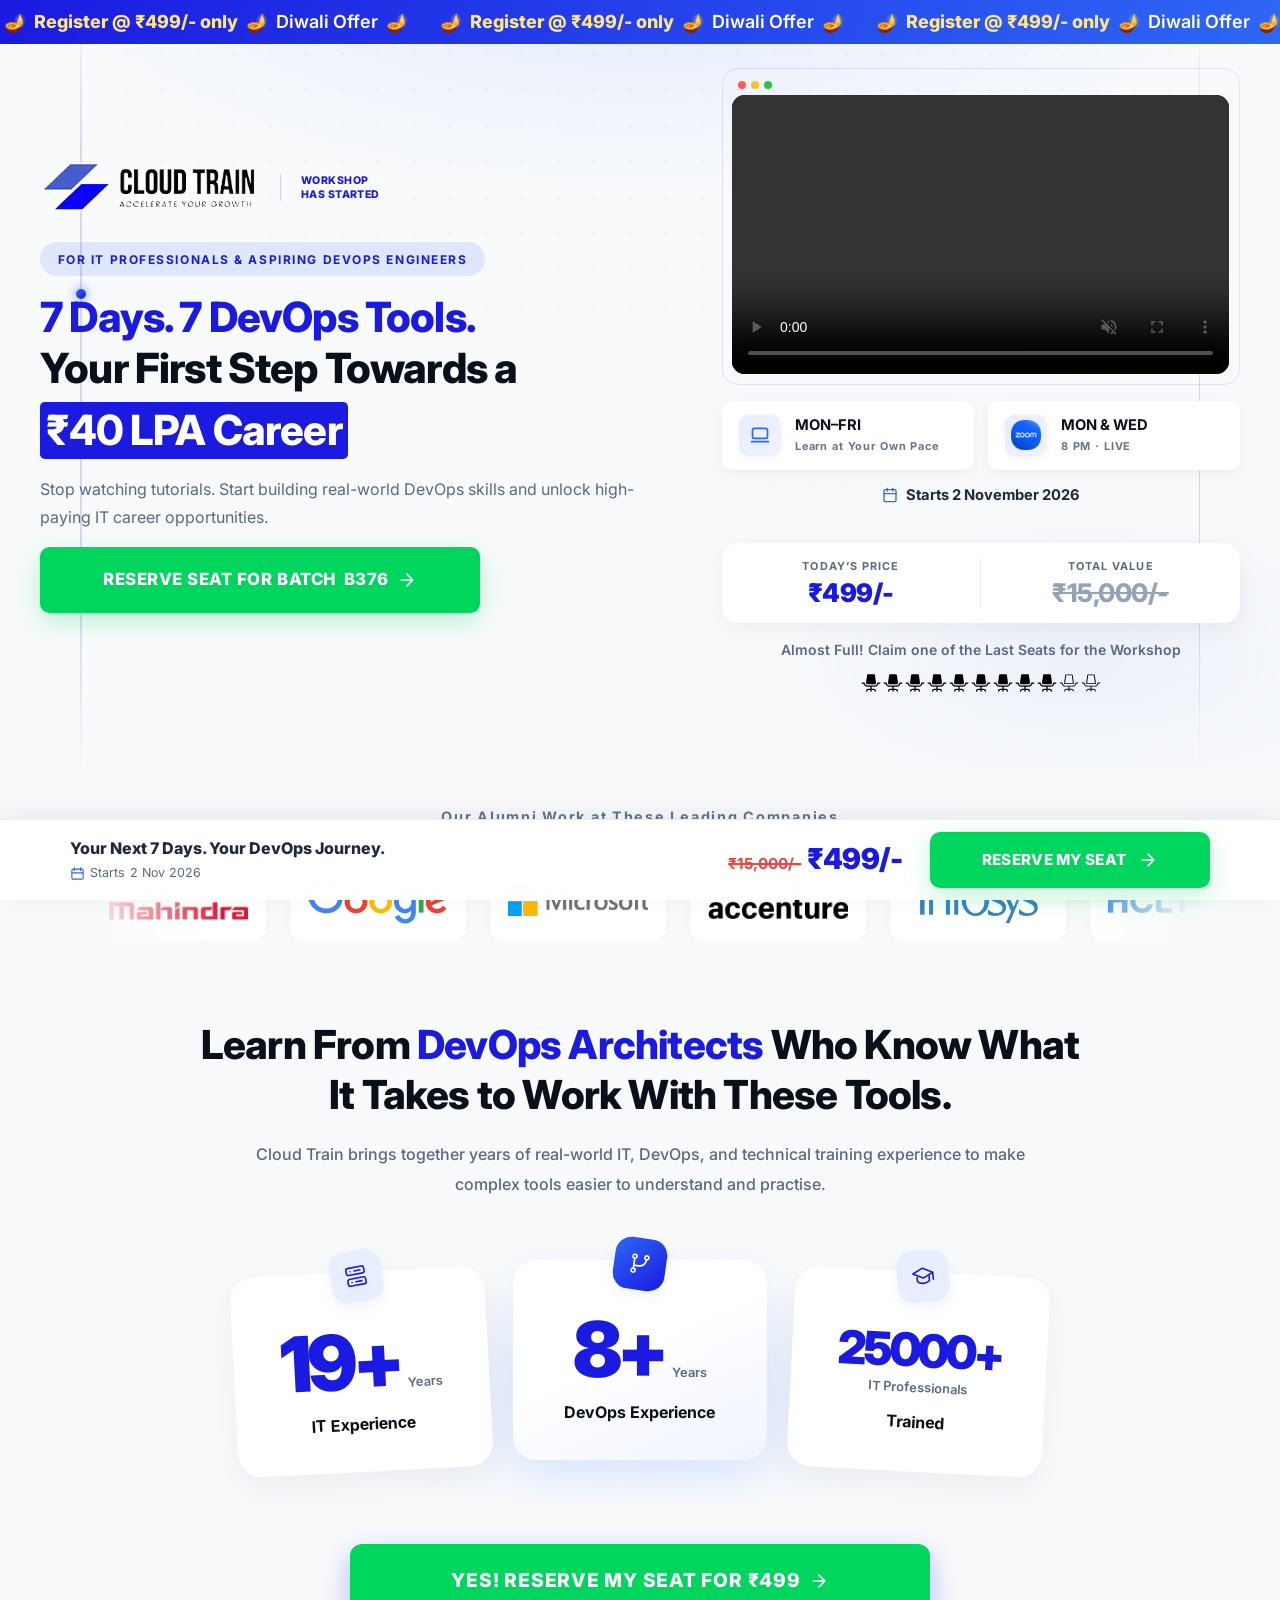
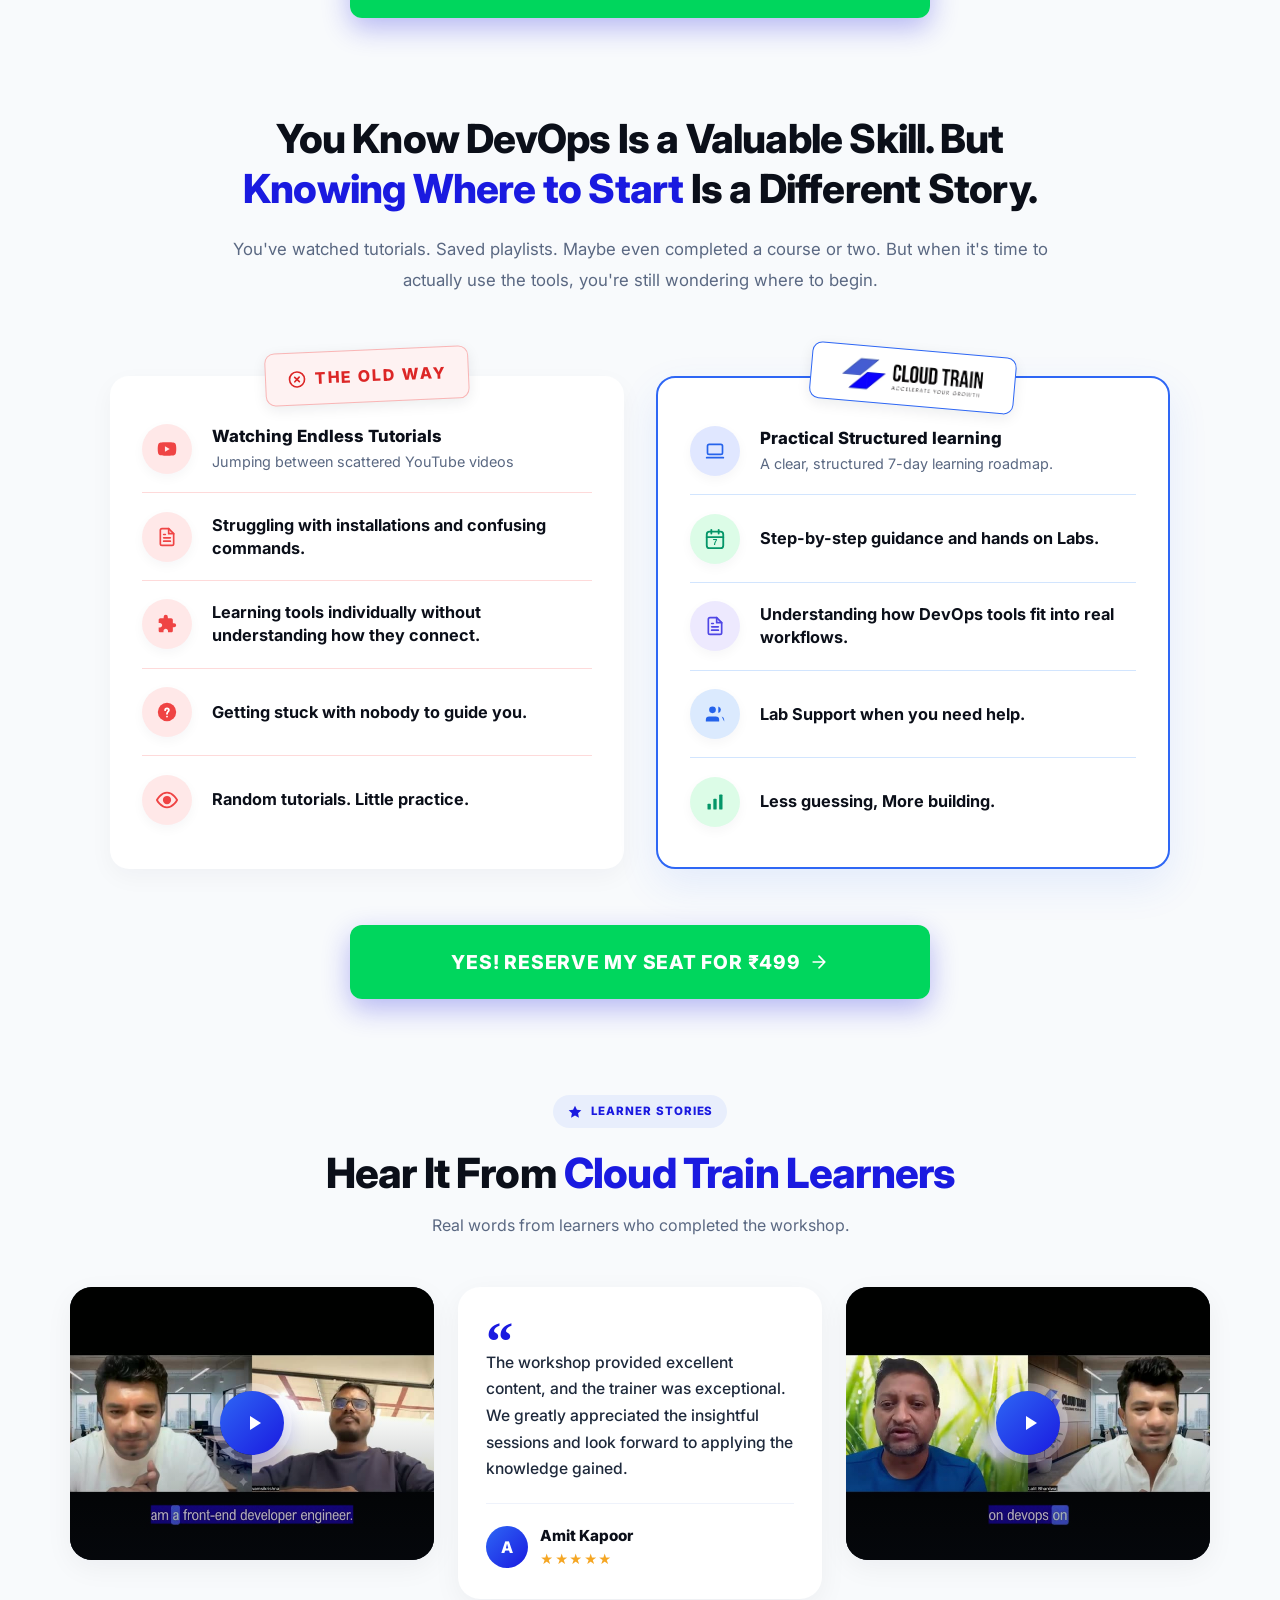
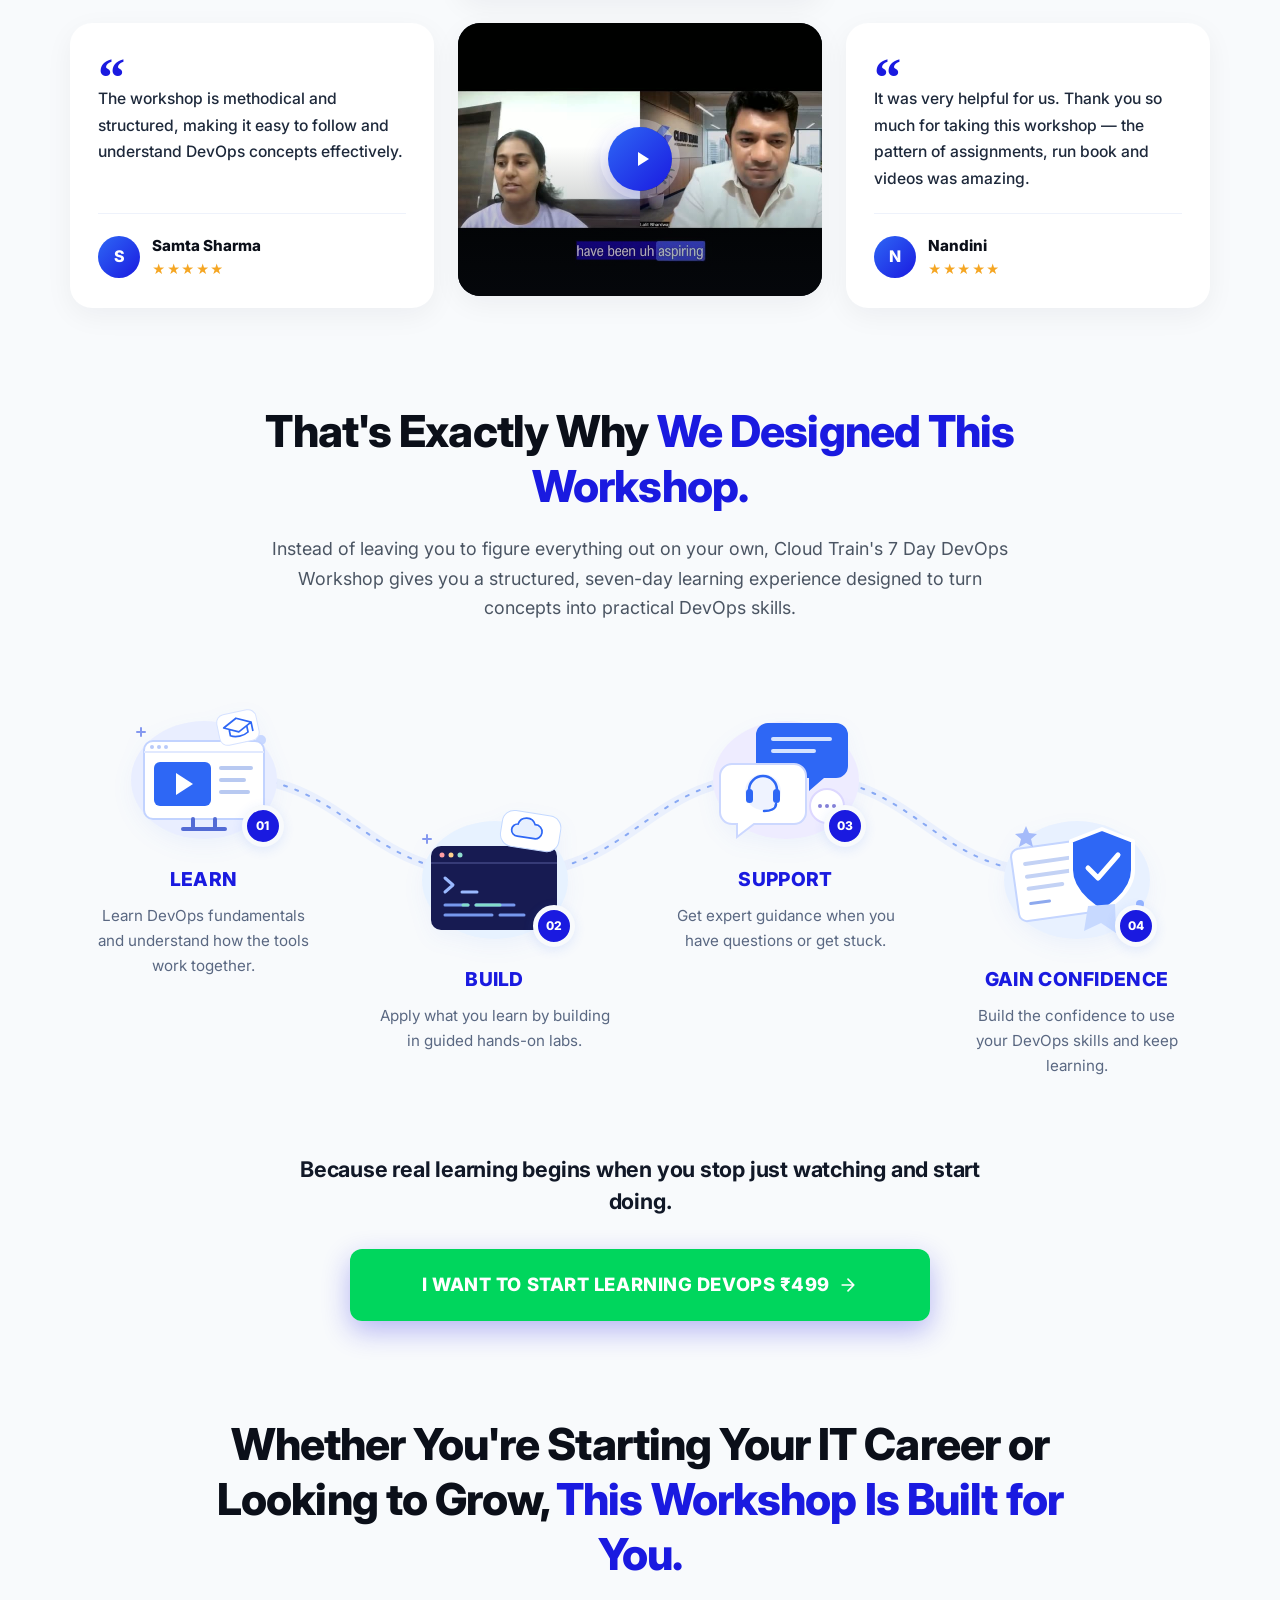
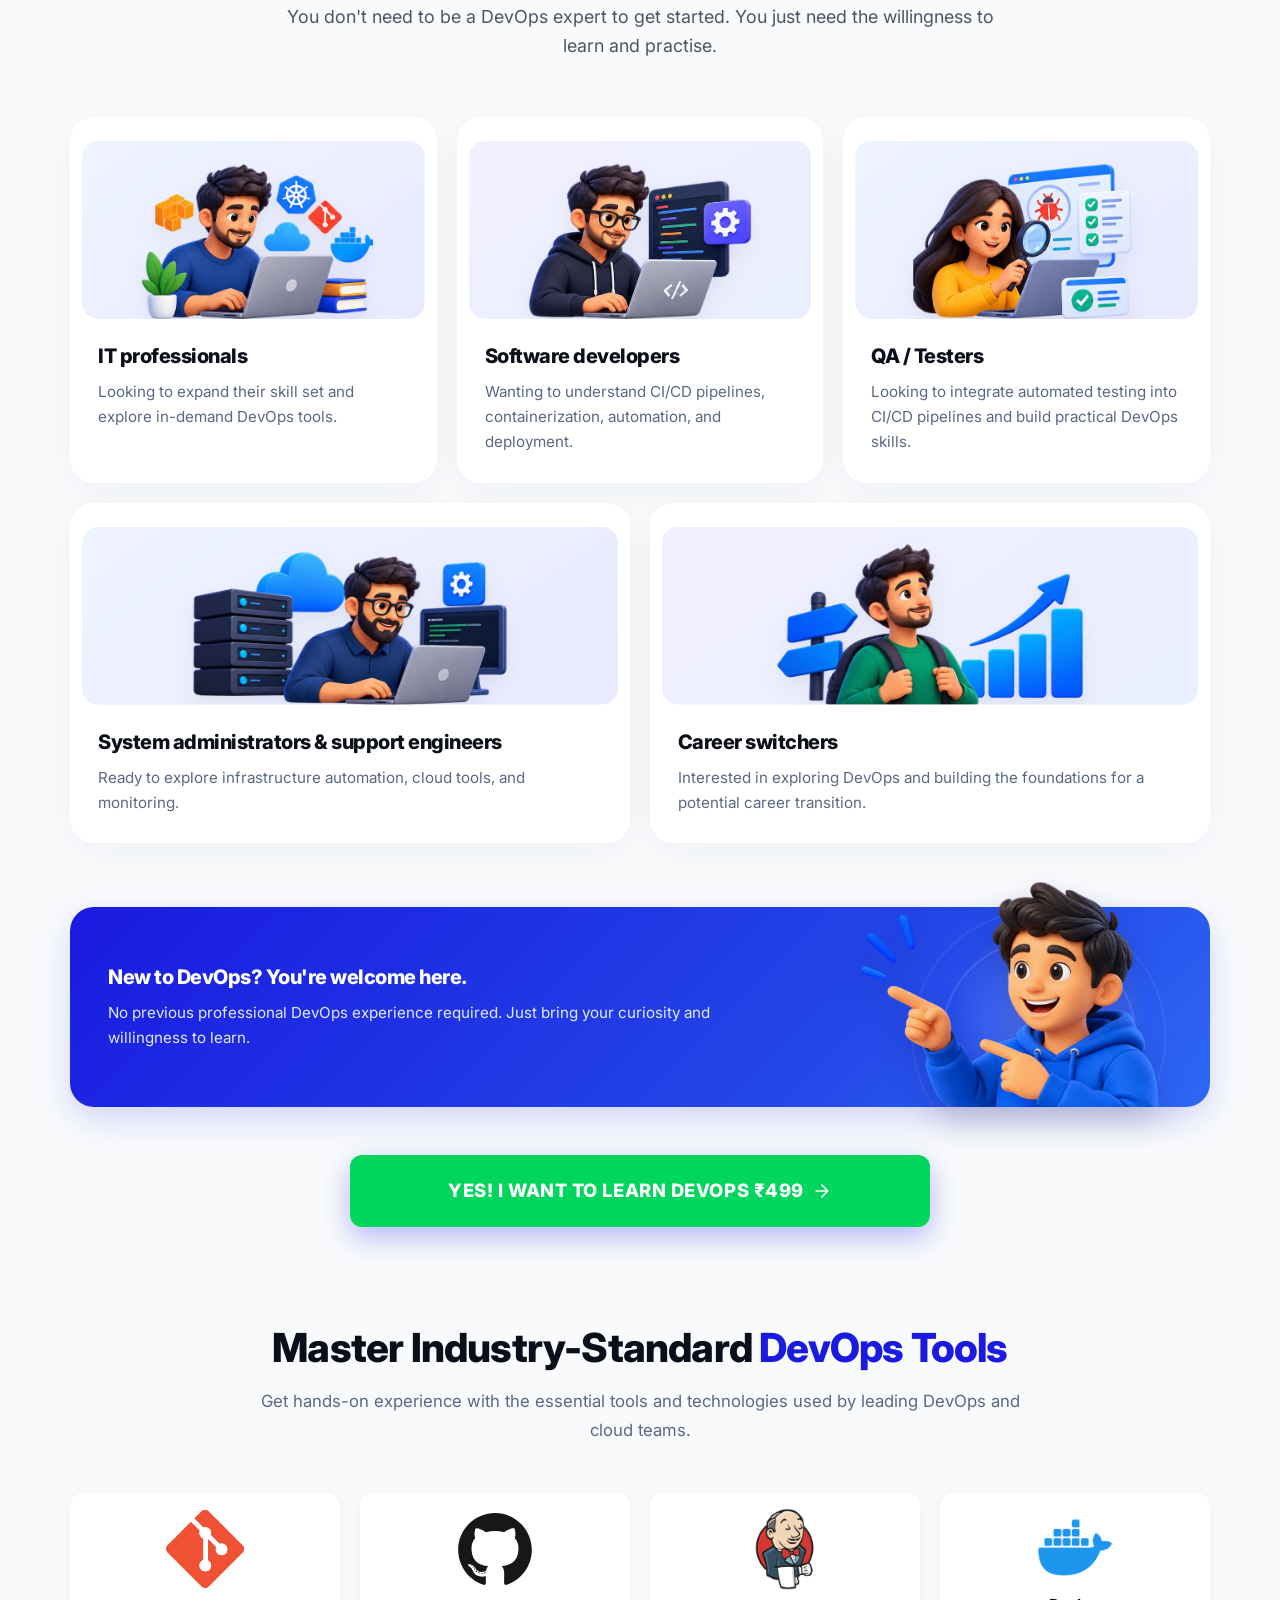
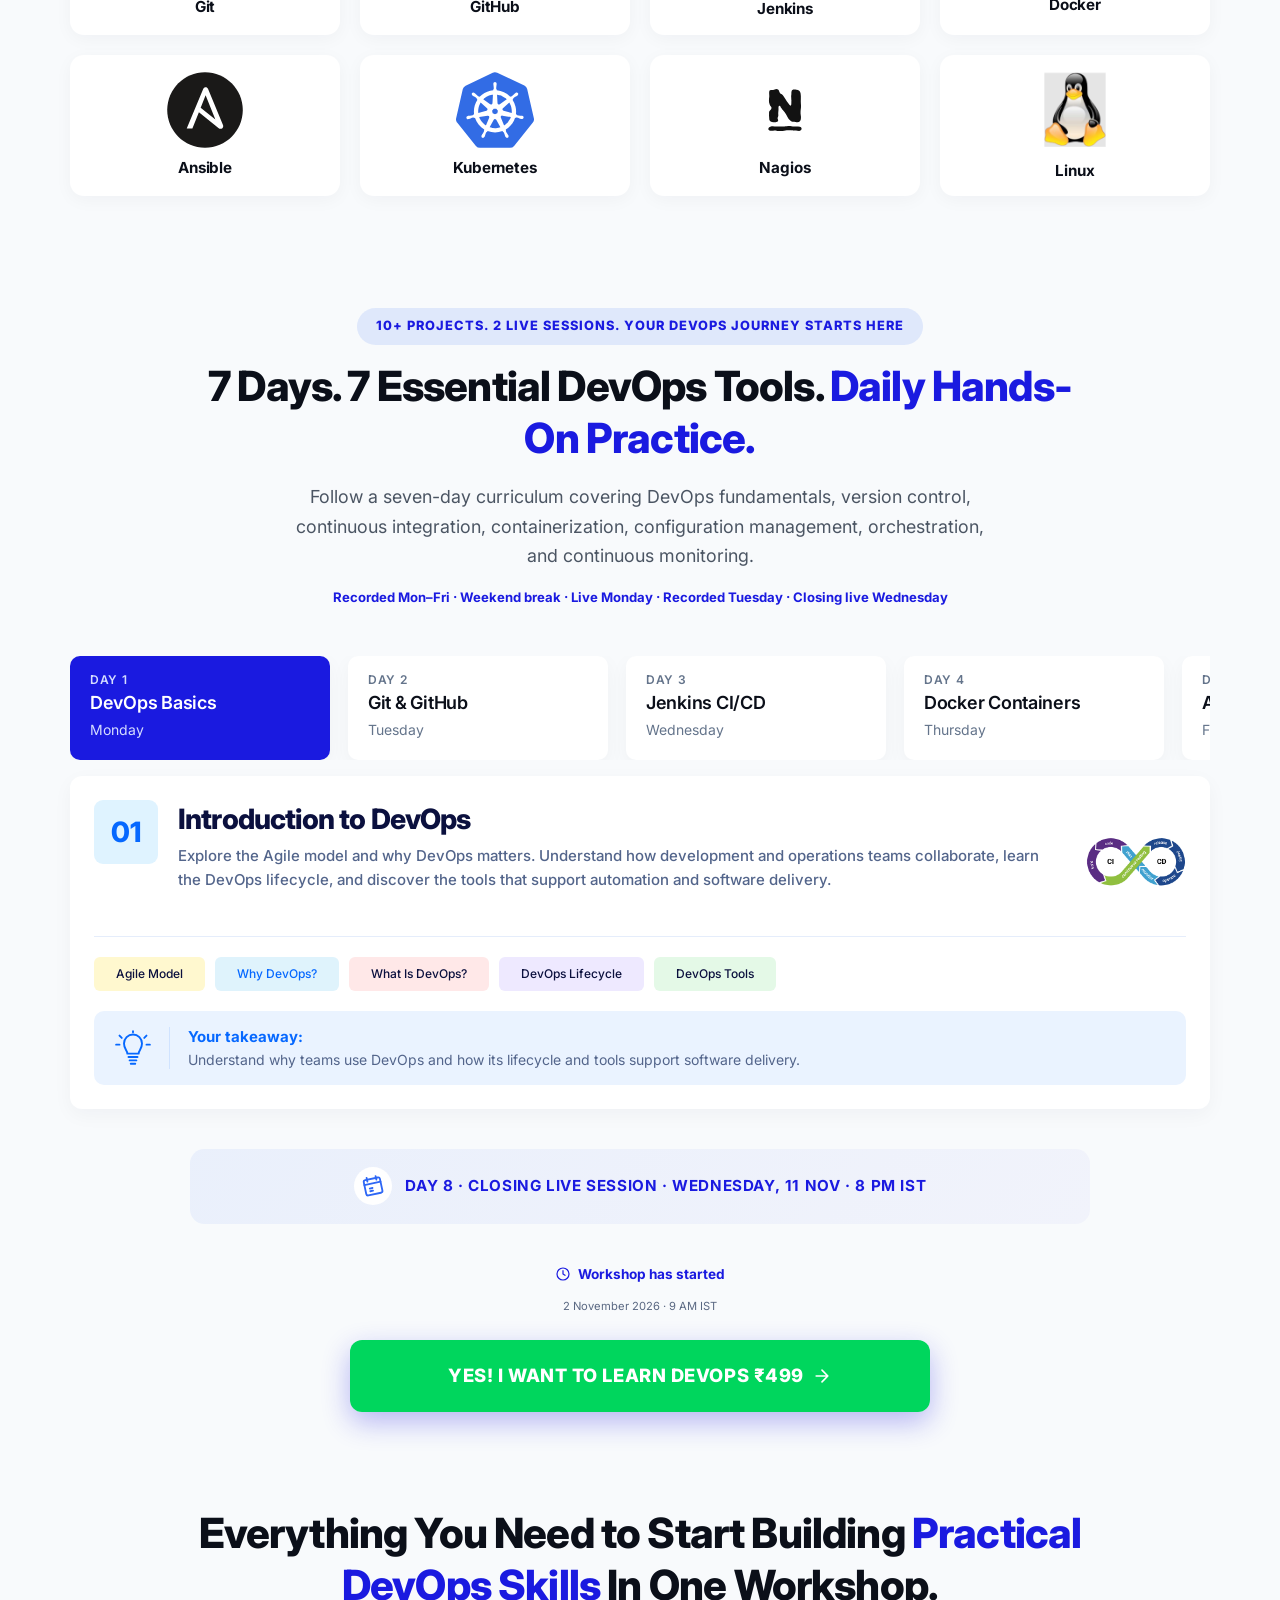
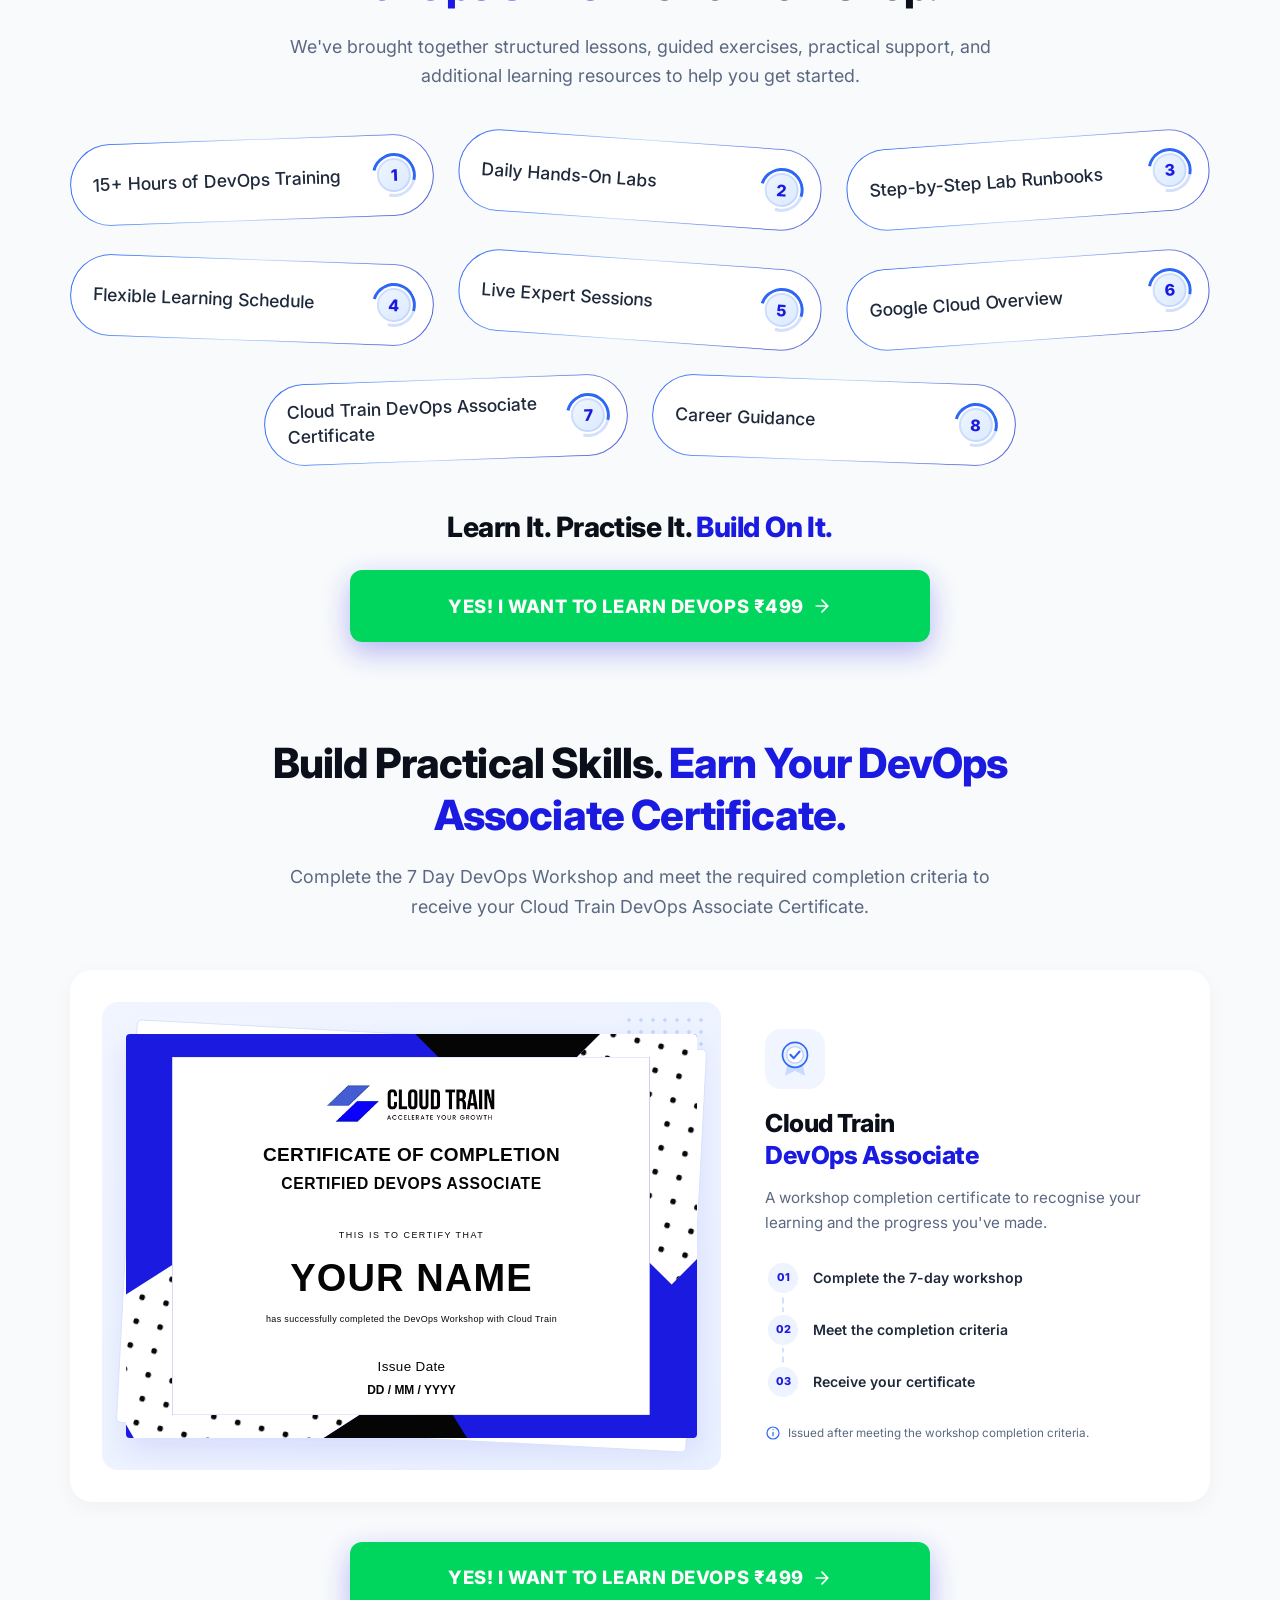
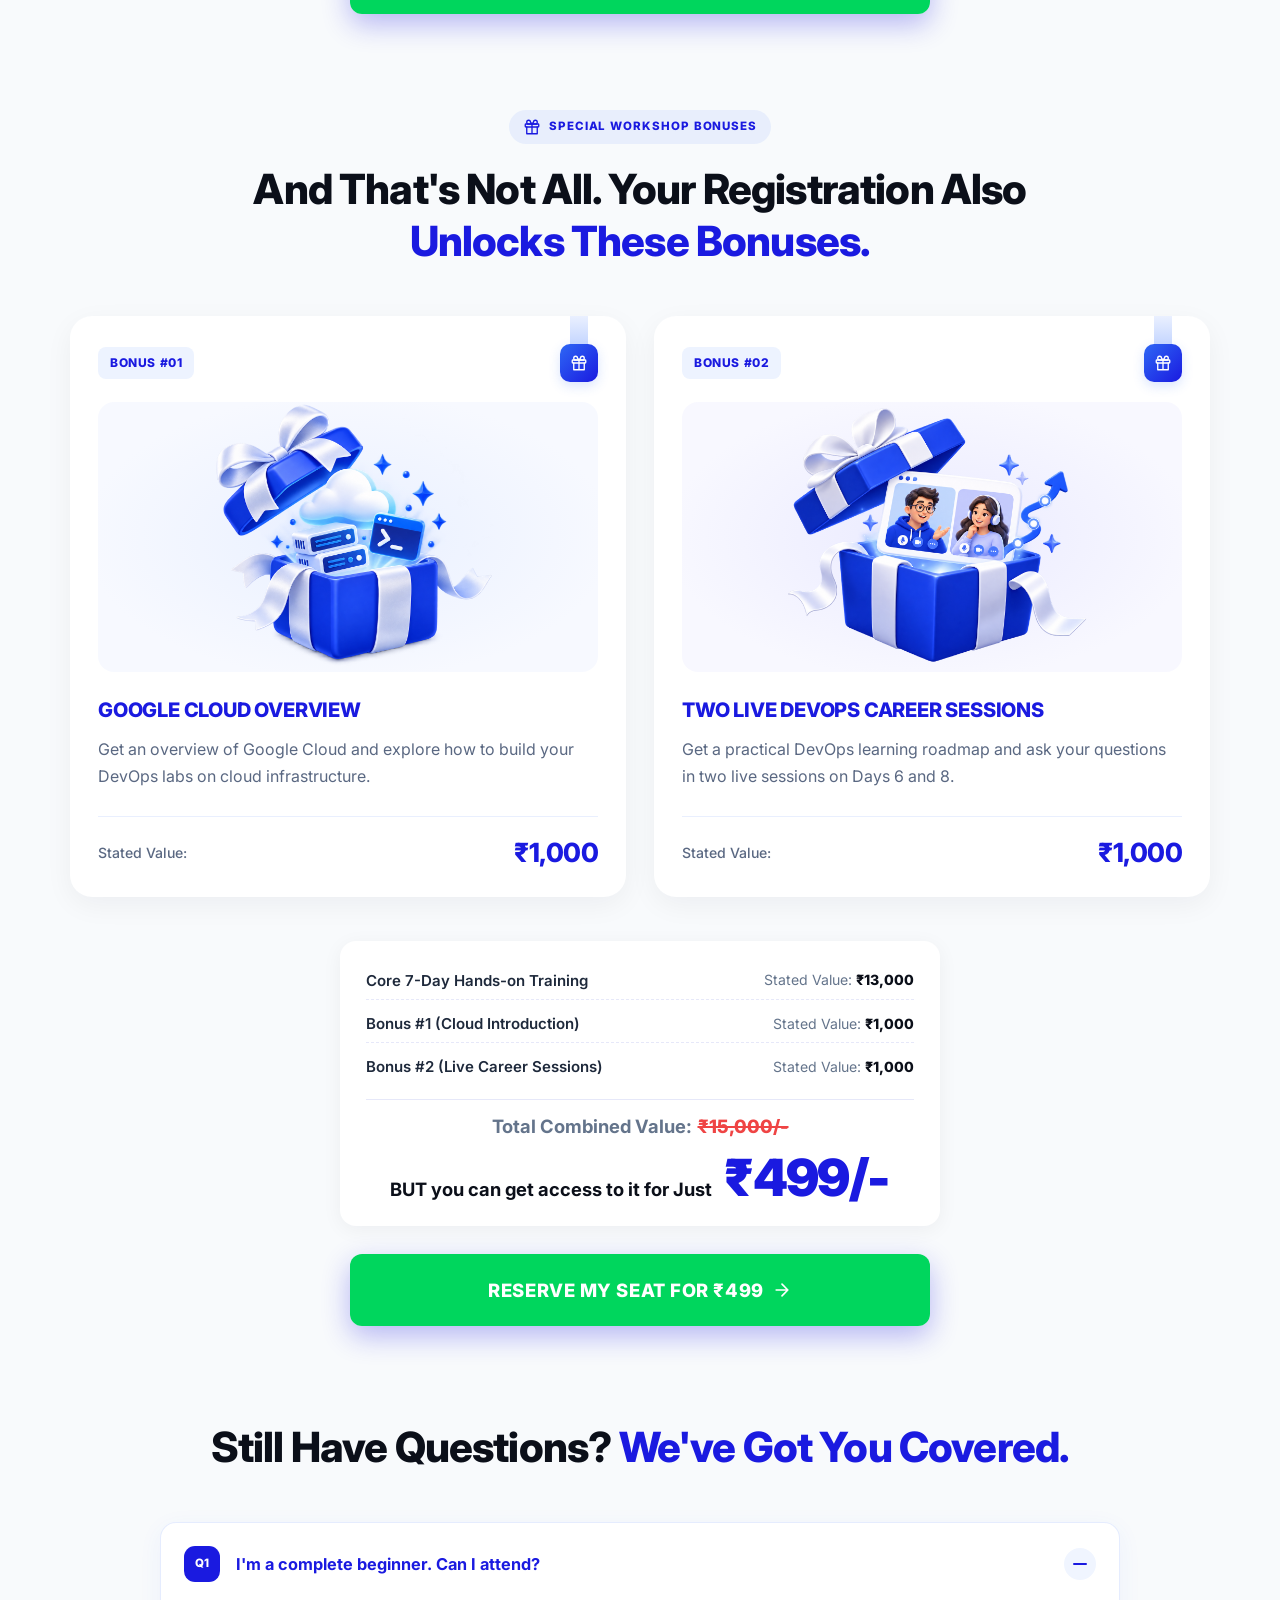
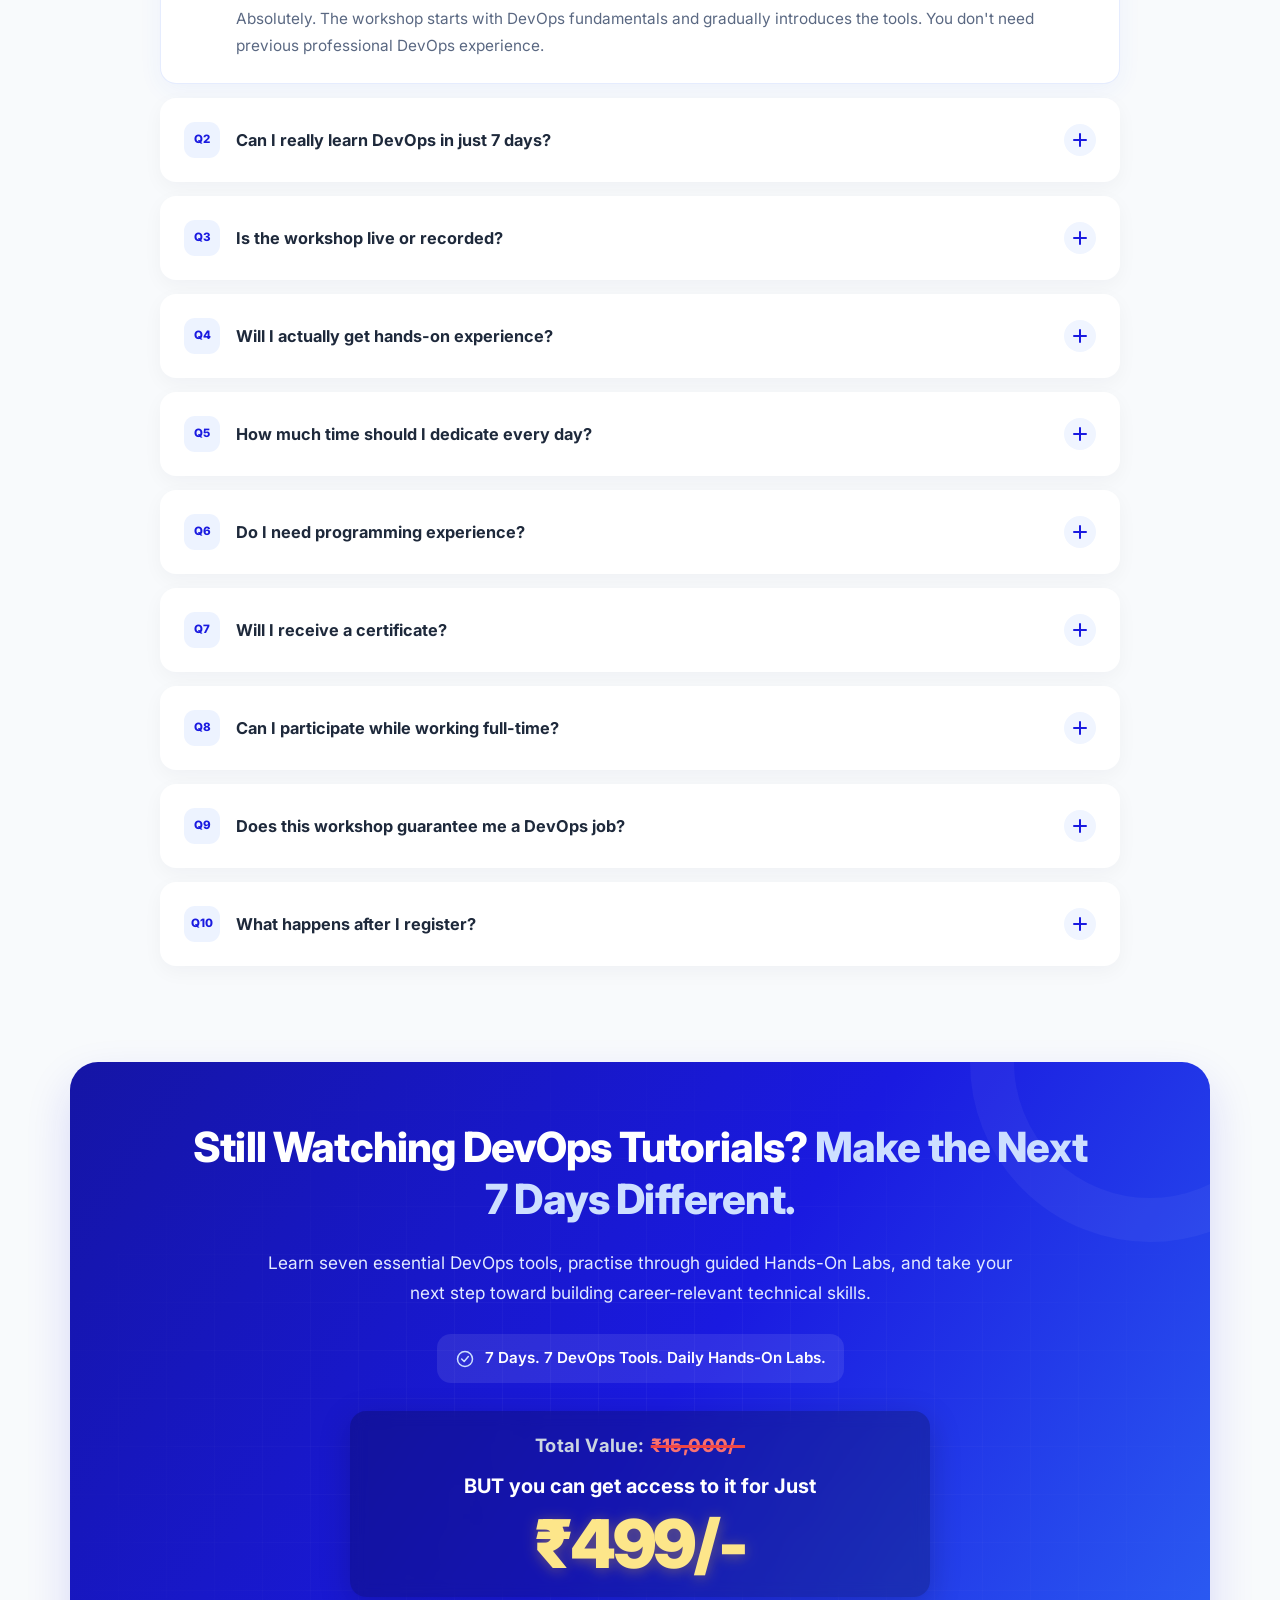
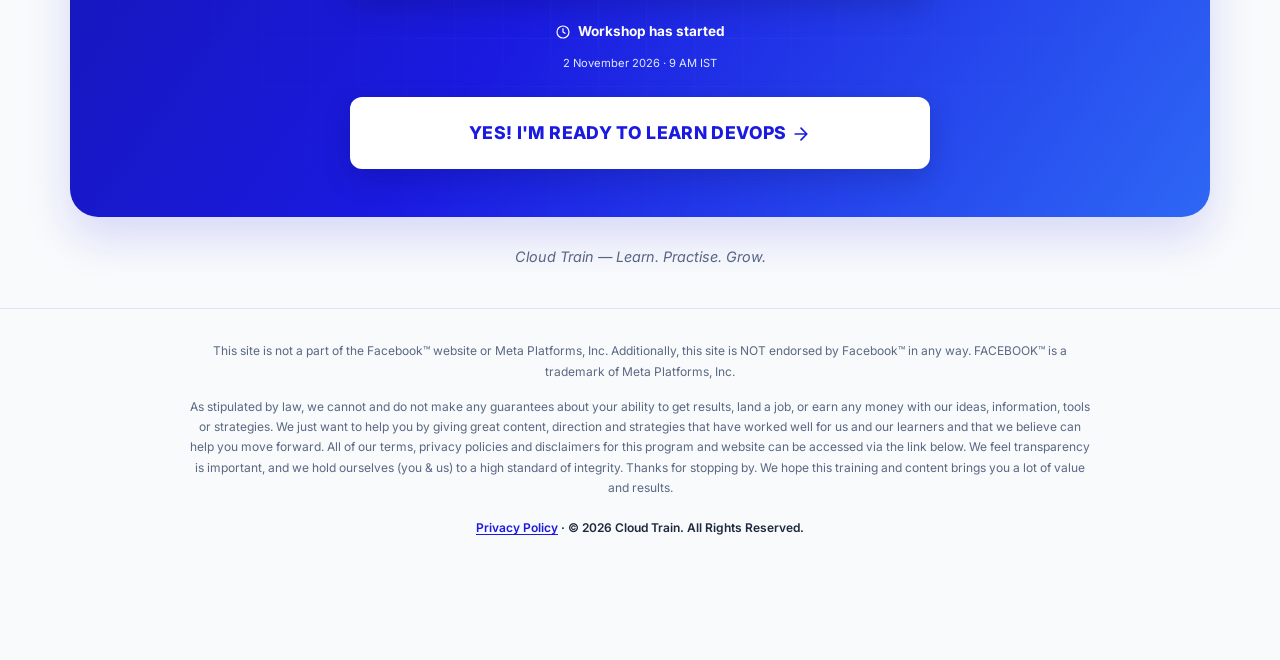
<file: index.html>
<!DOCTYPE html>
<html lang="en">
<head>
  <meta charset="UTF-8">
  <meta name="viewport" content="width=device-width, initial-scale=1.0">
  <title>Master DevOps in 7 Days | Cloud Train</title>
  <link rel="icon" type="image/png" sizes="32x32" href="favicon-32x32.png">
  <link rel="icon" type="image/png" sizes="48x48" href="favicon-48x48.png">
  <link rel="icon" type="image/png" sizes="192x192" href="favicon-192x192.png">
  <link rel="apple-touch-icon" href="apple-touch-icon.png">
  <link rel="preconnect" href="https://fonts.googleapis.com">
  <link rel="preconnect" href="https://fonts.gstatic.com" crossorigin>
  <link href="https://fonts.googleapis.com/css2?family=Inter:wght@400;500;600;700;800;900&display=swap" rel="stylesheet">
  <link rel="stylesheet" href="style.css">
  <script src="https://fast.wistia.com/player.js" async></script>
  <script src="https://fast.wistia.com/embed/a8yf4dneqz.js" async type="module"></script>
  <script src="batch-config.js" defer></script>
  <script src="schedule.js" defer></script>
  <script src="tracking-config.js" defer></script>
  <script src="tracking.js" defer></script>
  <script src="script.js" defer></script>
</head>
<body>

  <!-- HERO SECTION -->
  <section class="hero">

    <aside class="offer-marquee" aria-label="Diwali Offer: Register for 7 Days at ₹499 only.">
      <div class="offer-marquee__viewport" aria-hidden="true">
        <div class="offer-marquee__track">
          <div class="offer-marquee__group">
            <span><span class="offer-marquee__diya">&#x1FA94;</span> <strong>Register @ ₹499/- only</strong> <span class="offer-marquee__diya">&#x1FA94;</span> Diwali Offer <span class="offer-marquee__diya">&#x1FA94;</span></span>
            <span><span class="offer-marquee__diya">&#x1FA94;</span> <strong>Register @ ₹499/- only</strong> <span class="offer-marquee__diya">&#x1FA94;</span> Diwali Offer <span class="offer-marquee__diya">&#x1FA94;</span></span>
            <span><span class="offer-marquee__diya">&#x1FA94;</span> <strong>Register @ ₹499/- only</strong> <span class="offer-marquee__diya">&#x1FA94;</span> Diwali Offer <span class="offer-marquee__diya">&#x1FA94;</span></span>
            <span><span class="offer-marquee__diya">&#x1FA94;</span> <strong>Register @ ₹499/- only</strong> <span class="offer-marquee__diya">&#x1FA94;</span> Diwali Offer <span class="offer-marquee__diya">&#x1FA94;</span></span>
            <span><span class="offer-marquee__diya">&#x1FA94;</span> <strong>Register @ ₹499/- only</strong> <span class="offer-marquee__diya">&#x1FA94;</span> Diwali Offer <span class="offer-marquee__diya">&#x1FA94;</span></span>
            <span><span class="offer-marquee__diya">&#x1FA94;</span> <strong>Register @ ₹499/- only</strong> <span class="offer-marquee__diya">&#x1FA94;</span> Diwali Offer <span class="offer-marquee__diya">&#x1FA94;</span></span>
          </div>
          <div class="offer-marquee__group">
            <span><span class="offer-marquee__diya">&#x1FA94;</span> <strong>Register @ ₹499/- only</strong> <span class="offer-marquee__diya">&#x1FA94;</span> Diwali Offer <span class="offer-marquee__diya">&#x1FA94;</span></span>
            <span><span class="offer-marquee__diya">&#x1FA94;</span> <strong>Register @ ₹499/- only</strong> <span class="offer-marquee__diya">&#x1FA94;</span> Diwali Offer <span class="offer-marquee__diya">&#x1FA94;</span></span>
            <span><span class="offer-marquee__diya">&#x1FA94;</span> <strong>Register @ ₹499/- only</strong> <span class="offer-marquee__diya">&#x1FA94;</span> Diwali Offer <span class="offer-marquee__diya">&#x1FA94;</span></span>
            <span><span class="offer-marquee__diya">&#x1FA94;</span> <strong>Register @ ₹499/- only</strong> <span class="offer-marquee__diya">&#x1FA94;</span> Diwali Offer <span class="offer-marquee__diya">&#x1FA94;</span></span>
            <span><span class="offer-marquee__diya">&#x1FA94;</span> <strong>Register @ ₹499/- only</strong> <span class="offer-marquee__diya">&#x1FA94;</span> Diwali Offer <span class="offer-marquee__diya">&#x1FA94;</span></span>
            <span><span class="offer-marquee__diya">&#x1FA94;</span> <strong>Register @ ₹499/- only</strong> <span class="offer-marquee__diya">&#x1FA94;</span> Diwali Offer <span class="offer-marquee__diya">&#x1FA94;</span></span>
          </div>
        </div>
      </div>
    </aside>

    <!-- Decorative vertical lines -->
    <div class="deco-vline deco-vline--left">
      <span class="deco-vline__dot"></span>
    </div>
    <div class="deco-vline deco-vline--right">
      <span class="deco-vline__dot"></span>
    </div>

    <div class="hero__container">
      <div class="hero__grid">

        <!-- ── LEFT COLUMN ── -->
        <div class="hero__left">

          <div class="hero__brand-row">
            <img class="hero__logo" src="logo.png" alt="Cloud Train" width="300" height="106" decoding="async">
            <div class="hero__countdown" data-workshop-countdown data-workshop-start="2026-11-02T09:00:00+05:30" role="timer" aria-live="off" aria-label="Time until the workshop starts">
              <p class="hero__countdown-heading" data-countdown-label>Workshop starts in</p>
              <div class="hero__countdown-grid">
                <div class="hero__countdown-unit"><span class="hero__countdown-value" data-countdown-value="days">--</span><span class="hero__countdown-unit-label">Days</span></div>
                <div class="hero__countdown-unit"><span class="hero__countdown-value" data-countdown-value="hours">--</span><span class="hero__countdown-unit-label">Hours</span></div>
                <div class="hero__countdown-unit"><span class="hero__countdown-value" data-countdown-value="minutes">--</span><span class="hero__countdown-unit-label">Mins</span></div>
                <div class="hero__countdown-unit"><span class="hero__countdown-value" data-countdown-value="seconds">--</span><span class="hero__countdown-unit-label">Secs</span></div>
              </div>
            </div>
          </div>

          <!-- Eyebrow -->
          <p class="hero__eyebrow">For IT Professionals &amp; Aspiring DevOps Engineers</p>

          <!-- Headline -->
          <h1 class="hero__headline">
            <span class="highlight">7 Days. 7 DevOps Tools.</span><br>Your First Step Towards a <span class="bold-highlight">&#8377;40&nbsp;LPA Career</span>
          </h1>

          <!-- Sub-headline -->
          <p class="hero__subheadline">
            Stop watching tutorials. Start building real-world DevOps skills and unlock high-paying IT career opportunities.
          </p>

          <!-- CTA Button — outside event card -->
          <a href="https://rzp.io/rzp/DOWS-7D" class="cta-btn">RESERVE SEAT FOR BATCH <span data-batch-number>576</span> <svg class="cta-arrow" viewBox="0 0 24 24" width="20" height="20" fill="none" stroke="currentColor" stroke-width="2" stroke-linecap="round" stroke-linejoin="round" aria-hidden="true" focusable="false"><path d="M5 12h14m-7-7 7 7-7 7"/></svg></a>

        </div>

        <!-- ── RIGHT COLUMN ── -->
        <div class="hero__right">

          <!-- VSL Video Window -->
          <div class="hero__video">
            <div class="video-window">
              <div class="video-window__bar">
                <span class="window-dot window-dot--red"></span>
                <span class="window-dot window-dot--yellow"></span>
                <span class="window-dot window-dot--green"></span>
              </div>
              <div class="video-wrap">
                <video src="https://video.gumlet.io/6adf3f8aec880e5d3e7259dd/6ae1d50e72d21aa0ed840417/main.mp4" autoplay muted loop playsinline controls controlslist="nodownload noplaybackrate noremoteplayback" disablepictureinpicture aria-label="Cloud Train workshop video"></video>
              </div>
            </div>
          </div>

          <!-- Event Card -->
          <div class="event-card">

            <!-- Meta 2 Cards -->
            <div class="event-card__meta">

              <div class="meta-item">
                <span class="meta-icon">
                  <svg viewBox="0 0 24 24" width="20" height="20" fill="none" stroke="currentColor" stroke-width="2" stroke-linecap="round" stroke-linejoin="round" aria-hidden="true">
                    <rect width="18" height="12" x="3" y="4" rx="2" />
                    <line x1="2" x2="22" y1="20" y2="20" />
                  </svg>
                </span>
                <div class="meta-content">
                  <span class="meta-value">MON–FRI</span>
                  <span class="meta-label">Learn at Your Own Pace</span>
                </div>
              </div>

              <div class="meta-item">
                <span class="meta-icon">
                 <img src="zoom-logo.png" alt="Clock Icon" width="30" height="30" decoding="async">
                </span>
                <div class="meta-content">
                  <span class="meta-value">MON &amp; WED</span>
                  <span class="meta-label"><span data-live-time>8 PM</span> &middot; LIVE</span>
                </div>
              </div>

            </div>

            <!-- Starts on Date -->
            <div class="event-card__start-time">
              <svg viewBox="0 0 24 24" width="16" height="16" fill="none" stroke="currentColor" stroke-width="2" stroke-linecap="round" stroke-linejoin="round" aria-hidden="true"><rect width="18" height="18" x="3" y="4" rx="2" ry="2"/><line x1="16" x2="16" y1="2" y2="6"/><line x1="8" x2="8" y1="2" y2="6"/><line x1="3" x2="21" y1="10" y2="10"/></svg>
              <span>Starts <time datetime="2026-11-02" data-batch-start-date>2 November 2026</time></span>
            </div>

          </div>

          <!-- Price strip -->
          <div class="hero__price">
            <div class="hero__price-item">
              <span class="hero__price-label">Today&rsquo;s Price</span>
              <strong class="hero__price-value">&#8377;499/-</strong>
            </div>
            <span class="hero__price-divider" aria-hidden="true"></span>
            <div class="hero__price-item">
              <span class="hero__price-label">Total Value</span>
              <del class="hero__price-value hero__price-value--old">&#8377;15,000/-</del>
            </div>
          </div>

          <div class="hero__availability">
            <span>Almost Full! Claim one of the Last Seats for the Workshop</span>
            <img class="hero__seats" src="seat.png" alt="Workshop seating illustration" width="240" height="20" decoding="async">
          </div>

        </div>
        <!-- end right -->

      </div>
    </div>
  </section>

  <!-- ── SECTION: EMPLOYERS & INSTRUCTORS CREDIBILITY ── -->
  <section class="credibility-section">
    <div class="credibility-section__container">

      <!-- 1. Our Learners Work at Companies Including -->
      <div class="credibility-section__companies">
        <h3 class="companies-heading">Our Alumni Work at These Leading Companies </h3>
        <div class="logos-carousel">
          <div class="logos-track">
            <div class="company-badge">
              <img class="company-logo" src="logos/company-logo/1.png" alt="Tech Mahindra" width="140" height="48" decoding="async">
            </div>
            <div class="company-badge">
              <img class="company-logo" src="logos/company-logo/2.png" alt="Google" width="140" height="48" decoding="async">
            </div>
            <div class="company-badge">
              <img class="company-logo" src="logos/company-logo/3.png" alt="Microsoft" width="140" height="48" decoding="async">
            </div>
            <div class="company-badge">
              <img class="company-logo" src="logos/company-logo/4.png" alt="Accenture" width="140" height="48" decoding="async">
            </div>
            <div class="company-badge">
              <img class="company-logo" src="logos/company-logo/5.png" alt="Infosys" width="140" height="48" decoding="async">
            </div>
            <div class="company-badge">
              <img class="company-logo" src="logos/company-logo/6.png" alt="HCLTech" width="140" height="48" decoding="async">
            </div>
            <div class="company-badge">
              <img class="company-logo" src="logos/company-logo/7.jpg" alt="Amazon" width="140" height="48" decoding="async">
            </div>
            <div class="company-badge">
              <img class="company-logo" src="logos/company-logo/8.png" alt="IBM" width="140" height="48" decoding="async">
            </div>
            <div class="company-badge">
              <img class="company-logo" src="logos/company-logo/9.png" alt="Wipro" width="140" height="48" decoding="async">
            </div>
            <div class="company-badge">
              <img class="company-logo" src="logos/company-logo/10.png" alt="Capgemini" width="140" height="48" decoding="async">
            </div>
            <div class="company-badge">
              <img class="company-logo" src="logos/company-logo/11.png" alt="Atos" width="140" height="48" decoding="async">
            </div>

            <!-- Duplicate logos for a seamless scrolling loop -->
            <div class="company-badge" aria-hidden="true">
              <img class="company-logo" src="logos/company-logo/1.png" alt="" width="140" height="48" decoding="async">
            </div>
            <div class="company-badge" aria-hidden="true">
              <img class="company-logo" src="logos/company-logo/2.png" alt="" width="140" height="48" decoding="async">
            </div>
            <div class="company-badge" aria-hidden="true">
              <img class="company-logo" src="logos/company-logo/3.png" alt="" width="140" height="48" decoding="async">
            </div>
            <div class="company-badge" aria-hidden="true">
              <img class="company-logo" src="logos/company-logo/4.png" alt="" width="140" height="48" decoding="async">
            </div>
            <div class="company-badge" aria-hidden="true">
              <img class="company-logo" src="logos/company-logo/5.png" alt="" width="140" height="48" decoding="async">
            </div>
            <div class="company-badge" aria-hidden="true">
              <img class="company-logo" src="logos/company-logo/6.png" alt="" width="140" height="48" decoding="async">
            </div>
            <div class="company-badge" aria-hidden="true">
              <img class="company-logo" src="logos/company-logo/7.jpg" alt="" width="140" height="48" decoding="async">
            </div>
            <div class="company-badge" aria-hidden="true">
              <img class="company-logo" src="logos/company-logo/8.png" alt="" width="140" height="48" decoding="async">
            </div>
            <div class="company-badge" aria-hidden="true">
              <img class="company-logo" src="logos/company-logo/9.png" alt="" width="140" height="48" decoding="async">
            </div>
            <div class="company-badge" aria-hidden="true">
              <img class="company-logo" src="logos/company-logo/10.png" alt="" width="140" height="48" decoding="async">
            </div>
            <div class="company-badge" aria-hidden="true">
              <img class="company-logo" src="logos/company-logo/11.png" alt="" width="140" height="48" decoding="async">
            </div>
          </div>
        </div>
      </div>

      <!-- 2. Learn From DevOps Professionals -->
      <div class="credibility-section__instructors">
        <div class="instructors-layout">
          <div class="instructors-intro">
            <h2 class="instructors-headline">
              Learn From <span class="highlight">DevOps Architects</span> Who Know What It Takes to Work With These Tools.
            </h2>
            <p class="instructors-description">
              Cloud Train brings together years of real-world IT, DevOps, and technical training experience to make complex tools easier to understand and practise.
            </p>
          </div>

          <!-- Three floating experience cards -->
          <div class="instructors-stats">
            <div class="stat-card">
              <span class="stat-icon" aria-hidden="true"><svg viewBox="0 0 24 24" width="28" height="28" fill="none" stroke="currentColor" stroke-width="1.6" stroke-linecap="round" stroke-linejoin="round"><rect x="3" y="3" width="18" height="7" rx="2"/><rect x="3" y="14" width="18" height="7" rx="2"/><path d="M7 6.5h.01M7 17.5h.01M11 6.5h6M11 17.5h6"/></svg></span>
              <div class="stat-value"><span class="stat-number">19+</span><span class="stat-unit">Years</span></div>
              <span class="stat-label">IT Experience</span>
            </div>
            <div class="stat-card">
              <span class="stat-icon" aria-hidden="true"><svg viewBox="0 0 24 24" width="22" height="22" fill="none" stroke="currentColor" stroke-width="1.6" stroke-linecap="round" stroke-linejoin="round"><circle cx="6" cy="5" r="2"/><circle cx="6" cy="19" r="2"/><circle cx="18" cy="5" r="2"/><path d="M6 7v10M18 7a7 7 0 0 1-7 7H6"/></svg></span>
              <div class="stat-value"><span class="stat-number">8+</span><span class="stat-unit">Years</span></div>
              <span class="stat-label">DevOps Experience</span>
            </div>
            <div class="stat-card">
              <span class="stat-icon" aria-hidden="true"><svg viewBox="0 0 24 24" width="22" height="22" fill="none" stroke="currentColor" stroke-width="1.6" stroke-linecap="round" stroke-linejoin="round"><path d="m2 9 10-5 10 5-10 5L2 9ZM6 11v6c3 3 9 3 12 0v-6M22 9v7"/></svg></span>
              <div class="stat-value"><span class="stat-number">25000+</span><span class="stat-unit">IT Professionals</span></div>
              <span class="stat-label">Trained</span>
            </div>
          </div>
        </div>

        <!-- CTA Button -->
        <div class="instructors-cta">
          <a href="https://rzp.io/rzp/DOWS-7D" class="cta-btn">YES! RESERVE MY SEAT FOR ₹499 <svg class="cta-arrow" viewBox="0 0 24 24" width="20" height="20" fill="none" stroke="currentColor" stroke-width="2" stroke-linecap="round" stroke-linejoin="round" aria-hidden="true" focusable="false"><path d="M5 12h14m-7-7 7 7-7 7"/></svg></a>
        </div>
      </div>

    </div>
  </section>


  <!-- ── SECTION: THE OLD WAY VS THE CLOUD TRAIN WAY ── -->
  <section class="comparison-section" id="comparison">
    <div class="comparison-section__container">

      <!-- Header -->
      <div class="comparison-header">
        <h2 class="comparison-headline">
          You Know DevOps Is a Valuable Skill. But <span class="highlight">Knowing Where to Start</span> Is a Different Story.
        </h2>
        <p class="comparison-subtext">
          You've watched tutorials. Saved playlists. Maybe even completed a course or two. But when it's time to actually use the tools, you're still wondering where to begin.
        </p>
      </div>

      <!-- Comparison Grid -->
      <div class="comparison-grid">

        <!-- Column 1: The Old Way -->
        <div class="comparison-col comparison-col--old">
          <div class="comparison-col__header">
            <span class="comparison-badge comparison-badge--old">
              <svg xmlns="http://www.w3.org/2000/svg" width="20" height="20" viewBox="0 0 24 24" fill="none" stroke="currentColor" stroke-width="2.2" stroke-linecap="round" stroke-linejoin="round" class="lucide lucide-circle-x text-[#E8602F] bg-[#210b06] shrink-0 md:mt-1" aria-hidden="true"><circle cx="12" cy="12" r="10"></circle><path d="m15 9-6 6"></path><path d="m9 9 6 6"></path></svg> THE OLD WAY
            </span>
          </div>
          <ul class="comparison-list">

            <!-- 1. YouTube Tutorials -->
            <li class="comparison-item">
              <div class="item-icon-badge item-icon-badge--youtube">
                <svg viewBox="0 0 24 24" width="22" height="22" fill="#EF4444"><path d="M21.58 7.19a2.7 2.7 0 0 0-1.9-1.9C18 4.75 12 4.75 12 4.75s-6 0-7.68.54a2.7 2.7 0 0 0-1.9 1.9C1.88 8.87 1.88 12 1.88 12s0 3.13.54 4.81a2.7 2.7 0 0 0 1.9 1.9c1.68.54 7.68.54 7.68.54s6 0 7.68-.54a2.7 2.7 0 0 0 1.9-1.9c.54-1.68.54-4.81.54-4.81s0-3.13-.54-4.81zM9.75 15.02V8.98L15 12l-5.25 3.02z"/></svg>
              </div>
              <div class="item-content">
                <strong class="item-heading">Watching Endless Tutorials</strong>
                <p class="item-subheading">Jumping between scattered YouTube videos</p>
              </div>
            </li>

            <!-- 2. Documentation / Installations -->
            <li class="comparison-item">
              <div class="item-icon-badge item-icon-badge--doc">
                <svg viewBox="0 0 24 24" width="20" height="20" fill="none" stroke="#EF4444" stroke-width="2" stroke-linecap="round" stroke-linejoin="round"><path d="M14 2H6a2 2 0 0 0-2 2v16a2 2 0 0 0 2 2h12a2 2 0 0 0 2-2V8z"/><polyline points="14 2 14 8 20 8"/><line x1="16" y1="13" x2="8" y2="13"/><line x1="16" y1="17" x2="8" y2="17"/><line x1="10" y1="9" x2="8" y2="9"/></svg>
              </div>
              <div class="item-content">
                <span class="item-text-bold">Struggling with installations and confusing commands.</span>
              </div>
            </li>

            <!-- 3. Puzzle Piece -->
            <li class="comparison-item">
              <div class="item-icon-badge item-icon-badge--puzzle">
                <svg viewBox="0 0 24 24" width="20" height="20" fill="#EF4444"><path d="M20.5 11H19V7c0-1.1-.9-2-2-2h-4V3.5a2.5 2.5 0 0 0-5 0V5H4c-1.1 0-1.99.9-1.99 2v3.8H3.5c1.49 0 2.7 1.21 2.7 2.7s-1.21 2.7-2.7 2.7H2V20c0 1.1.9 2 2 2h3.8v-1.5c0-1.49 1.21-2.7 2.7-2.7s2.7 1.21 2.7 2.7V22H17c1.1 0 2-.9 2-2v-4h1.5a2.5 2.5 0 0 0 0-5z"/></svg>
              </div>
              <div class="item-content">
                <span class="item-text-bold">Learning tools individually without understanding how they connect.</span>
              </div>
            </li>

            <!-- 4. Question Mark -->
            <li class="comparison-item">
              <div class="item-icon-badge item-icon-badge--help">
                <svg viewBox="0 0 24 24" width="22" height="22" fill="#EF4444"><circle cx="12" cy="12" r="10"/><path d="M12 17h.01M12 14c0-2 2-2.5 2-4a2 2 0 1 0-4 0" stroke="#FFF" stroke-width="2" stroke-linecap="round" fill="none"/></svg>
              </div>
              <div class="item-content">
                <span class="item-text-bold">Getting stuck with nobody to guide you.</span>
              </div>
            </li>

            <!-- 5. Eye / Watching -->
            <li class="comparison-item">
              <div class="item-icon-badge item-icon-badge--eye">
                <svg viewBox="0 0 24 24" width="22" height="22" fill="none" stroke="#EF4444" stroke-width="2" stroke-linecap="round" stroke-linejoin="round"><path d="M1 12s4-8 11-8 11 8 11 8-4 8-11 8-11-8-11-8z"/><circle cx="12" cy="12" r="3.5" fill="#EF4444"/></svg>
              </div>
              <div class="item-content">
                <span class="item-text-bold">Random tutorials. Little practice.</span>
              </div>
            </li>

          </ul>
        </div>

        <!-- Column 2: The Cloud Train Way -->
        <div class="comparison-col comparison-col--new">
          <div class="comparison-col__header">
            <span class="comparison-badge comparison-badge--new">
              <img src="logo.png" alt="Cloud Train" class="badge-logo-img">
            </span>
          </div>
          <ul class="comparison-list">

            <!-- 1. Hands-on Laptop -->
            <li class="comparison-item">
              <div class="item-icon-badge item-icon-badge--laptop">
                <svg viewBox="0 0 24 24" width="20" height="20" fill="none" stroke="#2563EB" stroke-width="2" stroke-linecap="round" stroke-linejoin="round"><rect x="3" y="4" width="18" height="12" rx="2"/><line x1="2" y1="20" x2="22" y2="20"/></svg>
              </div>
              <div class="item-content">
                <strong class="item-heading"> Practical Structured learning</strong>
                <p class="item-subheading">A clear, structured 7-day learning roadmap.</p>
              </div>
            </li>

            <!-- 2. Calendar 7 Days -->
            <li class="comparison-item">
              <div class="item-icon-badge item-icon-badge--calendar">
                <svg viewBox="0 0 24 24" width="22" height="22" fill="none" stroke="#059669" stroke-width="2" stroke-linecap="round" stroke-linejoin="round"><rect x="3" y="4" width="18" height="18" rx="3"/><line x1="16" y1="2" x2="16" y2="6"/><line x1="8" y1="2" x2="8" y2="6"/><line x1="3" y1="10" x2="21" y2="10"/><text x="12" y="19" fill="#059669" font-size="9" font-weight="900" font-family="sans-serif" text-anchor="middle" stroke="none">7</text></svg>
              </div>
              <div class="item-content">
                <span class="item-text-bold">Step-by-step guidance and hands on Labs.</span>
              </div>
            </li>

            <!-- 3. Workflows / Documentation -->
            <li class="comparison-item">
              <div class="item-icon-badge item-icon-badge--workflow">
                <svg viewBox="0 0 24 24" width="20" height="20" fill="none" stroke="#4F46E5" stroke-width="2" stroke-linecap="round" stroke-linejoin="round"><path d="M14 2H6a2 2 0 0 0-2 2v16a2 2 0 0 0 2 2h12a2 2 0 0 0 2-2V8z"/><polyline points="14 2 14 8 20 8"/><line x1="16" y1="13" x2="8" y2="13"/><line x1="16" y1="17" x2="8" y2="17"/><polyline points="10 9 9 9 8 9"/></svg>
              </div>
              <div class="item-content">
                <span class="item-text-bold">Understanding how DevOps tools fit into real workflows.</span>
              </div>
            </li>

            <!-- 4. Expert Support / Team -->
            <li class="comparison-item">
              <div class="item-icon-badge item-icon-badge--team">
                <svg viewBox="0 0 24 24" width="20" height="20" fill="#2563EB"><path d="M17 21v-2a4 4 0 0 0-4-4H5a4 4 0 0 0-4 4v2"/><circle cx="9" cy="7" r="4"/><path d="M23 21v-2a4 4 0 0 0-3-3.87"/><path d="M16 3.13a4 4 0 0 1 0 7.75"/></svg>
              </div>
              <div class="item-content">
                <span class="item-text-bold">Lab Support when you need help.</span>
              </div>
            </li>

            <!-- 5. Growth / Doing -->
            <li class="comparison-item">
              <div class="item-icon-badge item-icon-badge--growth">
                <svg viewBox="0 0 24 24" width="20" height="20" fill="#059669"><rect x="3" y="14" width="4" height="7" rx="1"/><rect x="10" y="8" width="4" height="13" rx="1"/><rect x="17" y="3" width="4" height="18" rx="1"/></svg>
              </div>
              <div class="item-content">
                <span class="item-text-bold">Less guessing, More building.</span>
              </div>
            </li>

          </ul>
        </div>

      </div>
 <!-- CTA Button -->
        <div class="instructors-cta">
          <a href="https://rzp.io/rzp/DOWS-7D" class="cta-btn">YES! RESERVE MY SEAT FOR ₹499 <svg class="cta-arrow" viewBox="0 0 24 24" width="20" height="20" fill="none" stroke="currentColor" stroke-width="2" stroke-linecap="round" stroke-linejoin="round" aria-hidden="true" focusable="false"><path d="M5 12h14m-7-7 7 7-7 7"/></svg></a>
        </div>
    </div>
  </section>

  <!-- LEARNER TESTIMONIALS -->
  <section class="testimonials-section" id="testimonials" aria-labelledby="testimonials-heading">
    <div class="testimonials-container">
      <div class="testimonials-header">
        <p class="testimonials-eyebrow"><svg viewBox="0 0 24 24" width="16" height="16" fill="currentColor" aria-hidden="true" focusable="false"><path d="m12 2.5 2.9 6.1 6.6.8-4.9 4.6 1.3 6.6L12 17.3l-5.9 3.3 1.3-6.6-4.9-4.6 6.6-.8z"/></svg> LEARNER STORIES</p>
        <h2 class="testimonials-headline" id="testimonials-heading">Hear It From <span class="highlight">Cloud Train Learners</span></h2>
        <p class="testimonials-subtext">Real words from learners who completed the workshop.</p>
      </div>
      <div class="testimonials-grid">
        <figure class="testimonial-tile testimonial-tile--video">
          <video playsinline preload="none" controlslist="nodownload noplaybackrate noremoteplayback" disablepictureinpicture poster="testimonial-1.jpg" width="1920" height="1080" aria-label="Learner testimonial video 1">
            <source src="https://video.gumlet.io/6adf3f8aec880e5d3e7259dd/6adf8ba00d5e7ce29fdd0371/main.mp4" type="video/mp4">
          </video>
          <button class="testimonial-tile__play" type="button" aria-label="Play learner testimonial video 1"><svg viewBox="0 0 24 24" aria-hidden="true" focusable="false"><path d="M8 5v14l11-7z" fill="currentColor"/></svg></button>
        </figure>
        <figure class="testimonial-tile testimonial-tile--text">
          <span class="testimonial-tile__mark" aria-hidden="true">&ldquo;</span>
          <blockquote>The workshop provided excellent content, and the trainer was exceptional. We greatly appreciated the insightful sessions and look forward to applying the knowledge gained.</blockquote>
          <figcaption class="testimonial-tile__author">
            <span class="testimonial-tile__avatar" aria-hidden="true">A</span>
            <span class="testimonial-tile__identity"><strong>Amit Kapoor</strong><span class="testimonial-tile__stars" role="img" aria-label="5 out of 5 stars">&#9733;&#9733;&#9733;&#9733;&#9733;</span></span>
          </figcaption>
        </figure>
        <figure class="testimonial-tile testimonial-tile--video">
          <video playsinline preload="none" controlslist="nodownload noplaybackrate noremoteplayback" disablepictureinpicture poster="testimonial-2.jpg" width="1920" height="1080" aria-label="Learner testimonial video 2">
            <source src="https://video.gumlet.io/6adf3f8aec880e5d3e7259dd/6adf8ba00d5e7ce29fdd0372/main.mp4" type="video/mp4">
          </video>
          <button class="testimonial-tile__play" type="button" aria-label="Play learner testimonial video 2"><svg viewBox="0 0 24 24" aria-hidden="true" focusable="false"><path d="M8 5v14l11-7z" fill="currentColor"/></svg></button>
        </figure>
        <figure class="testimonial-tile testimonial-tile--text">
          <span class="testimonial-tile__mark" aria-hidden="true">&ldquo;</span>
          <blockquote>The workshop is methodical and structured, making it easy to follow and understand DevOps concepts effectively.</blockquote>
          <figcaption class="testimonial-tile__author">
            <span class="testimonial-tile__avatar" aria-hidden="true">S</span>
            <span class="testimonial-tile__identity"><strong>Samta Sharma</strong><span class="testimonial-tile__stars" role="img" aria-label="5 out of 5 stars">&#9733;&#9733;&#9733;&#9733;&#9733;</span></span>
          </figcaption>
        </figure>
        <figure class="testimonial-tile testimonial-tile--video">
          <video playsinline preload="none" controlslist="nodownload noplaybackrate noremoteplayback" disablepictureinpicture poster="testimonial-3.jpg" width="1920" height="1080" aria-label="Learner testimonial video 3">
            <source src="https://video.gumlet.io/6adf3f8aec880e5d3e7259dd/6adf8ba02cb4dd0d1c2adbc1/main.mp4" type="video/mp4">
          </video>
          <button class="testimonial-tile__play" type="button" aria-label="Play learner testimonial video 3"><svg viewBox="0 0 24 24" aria-hidden="true" focusable="false"><path d="M8 5v14l11-7z" fill="currentColor"/></svg></button>
        </figure>
        <figure class="testimonial-tile testimonial-tile--text">
          <span class="testimonial-tile__mark" aria-hidden="true">&ldquo;</span>
          <blockquote>It was very helpful for us. Thank you so much for taking this workshop &mdash; the pattern of assignments, run book and videos was amazing.</blockquote>
          <figcaption class="testimonial-tile__author">
            <span class="testimonial-tile__avatar" aria-hidden="true">N</span>
            <span class="testimonial-tile__identity"><strong>Nandini</strong><span class="testimonial-tile__stars" role="img" aria-label="5 out of 5 stars">&#9733;&#9733;&#9733;&#9733;&#9733;</span></span>
          </figcaption>
        </figure>
      </div>
    </div>
  </section>

  <!-- WORKSHOP PURPOSE / SOLUTION SECTION -->
  <section class="solution-section" id="solution">
    <div class="solution-container">
      
      <!-- Section Header -->
      <div class="solution-header">
        <h2 class="solution-headline">
          That's Exactly Why <span class="highlight">We Designed This Workshop.</span>
        </h2>
        <p class="solution-subtext">
          Instead of leaving you to figure everything out on your own, Cloud Train's 7 Day DevOps Workshop gives you a structured, seven-day learning experience designed to turn concepts into practical DevOps skills.
        </p>
      </div>

      <!-- Connected Workshop Learning Journey -->
      <div class="solution-journey">
        <svg class="solution-journey__path" viewBox="0 0 900 160" preserveAspectRatio="none" fill="none" aria-hidden="true">
          <path d="M0 30C150 30 150 130 300 130S450 30 600 30S750 130 900 130" stroke="#cfddff" stroke-width="10" stroke-linecap="round" opacity="0.35"/>
          <path d="M0 30C150 30 150 130 300 130S450 30 600 30S750 130 900 130" stroke="#8aaaf4" stroke-width="2" stroke-dasharray="3 9" stroke-linecap="round" vector-effect="non-scaling-stroke"/>
        </svg>
        <ol class="journey-list" aria-label="Your workshop learning journey">
          <li class="journey-step">
            <div class="journey-step__visual">
              <svg class="journey-step__illustration" viewBox="0 0 160 144" width="160" height="144" fill="none" aria-hidden="true"><ellipse cx="80" cy="77" rx="73" ry="59" fill="#e9eeff"/><circle cx="137" cy="37" r="5" fill="#c8d8ff"/><rect x="20" y="38" width="120" height="78" rx="9" fill="white" stroke="#c2d3ff" stroke-width="2"/><path d="M20 49h120" stroke="#e1e9ff" stroke-width="2"/><circle cx="28" cy="44" r="2" fill="#b9cafa"/><circle cx="35" cy="44" r="2" fill="#b9cafa"/><circle cx="42" cy="44" r="2" fill="#b9cafa"/><rect x="30" y="59" width="57" height="44" rx="6" fill="#2e67f5"/><path d="m52 70 17 11-17 11Z" fill="white"/><path d="M97 65h30m-30 12h23m-23 12h27" stroke="#b8c9f1" stroke-width="4" stroke-linecap="round"/><path d="M69 116v10m22-10v10m-32 0h42" stroke="#536bd4" stroke-width="4" stroke-linecap="round"/><g transform="rotate(-12 114 25)"><rect x="94" y="9" width="40" height="31" rx="8" fill="white" stroke="#d6e2ff"/><path d="m100 22 14-7 14 7-14 7Zm5 3v6c5 3 13 3 18 0v-6m5-3v9" fill="none" stroke="#2e67f5" stroke-width="1.7" stroke-linejoin="round"/></g><path d="M13 29h8m-4-4v8" stroke="#8498ef" stroke-width="2" stroke-linecap="round"/></svg>
              <span class="journey-step__number" aria-hidden="true">01</span>
            </div>
            <div class="journey-step__content">
              <h3 class="journey-step__title">LEARN</h3>
              <p class="journey-step__description">Learn DevOps fundamentals and understand how the tools work together.</p>
            </div>
          </li>

          <li class="journey-step">
            <div class="journey-step__visual">
              <svg class="journey-step__illustration" viewBox="0 0 160 144" width="160" height="144" fill="none" aria-hidden="true"><ellipse cx="80" cy="77" rx="73" ry="59" fill="#e7f2ff"/><rect x="16" y="43" width="126" height="84" rx="10" fill="#171b52"/><path d="M16 60h126" stroke="#363b77" stroke-width="2"/><circle cx="27" cy="52" r="2.5" fill="#ff9ea4"/><circle cx="36" cy="52" r="2.5" fill="#ffd18e"/><circle cx="45" cy="52" r="2.5" fill="#91dfcf"/><path d="m30 75 8 7-8 7m17 0h15" fill="none" stroke="#9ab9ff" stroke-width="3" stroke-linecap="round" stroke-linejoin="round"/><path d="M30 102h23m8 0h38m-69 10h47m8 0h24" stroke="#7798ed" stroke-width="3" stroke-linecap="round"/><path d="M48 102h5m8 0h24" stroke="#83dccb" stroke-width="3" stroke-linecap="round"/><g transform="rotate(9 115 29)"><rect x="86" y="10" width="59" height="36" rx="12" fill="white" stroke="#c4d9ff"/><path d="M103 35a6 6 0 0 1-1-12 9 9 0 0 1 17-2 7 7 0 0 1 8 7 7 7 0 0 1-7 7Z" fill="#e7f0ff" stroke="#2e67f5" stroke-width="1.7"/></g><path d="M8 36h8m-4-4v8" stroke="#8498ef" stroke-width="2" stroke-linecap="round"/></svg>
              <span class="journey-step__number" aria-hidden="true">02</span>
            </div>
            <div class="journey-step__content">
              <h3 class="journey-step__title">BUILD</h3>
              <p class="journey-step__description">Apply what you learn by building in guided hands-on labs.</p>
            </div>
          </li>

          <li class="journey-step">
            <div class="journey-step__visual">
              <svg class="journey-step__illustration" viewBox="0 0 160 144" width="160" height="144" fill="none" aria-hidden="true"><ellipse cx="80" cy="77" rx="73" ry="59" fill="#eeecff"/><path d="M62 20h68a12 12 0 0 1 12 12v31a12 12 0 0 1-12 12h-12l-15 13V75H62a12 12 0 0 1-12-12V32a12 12 0 0 1 12-12Z" fill="#2e67f5"/><path d="M67 36h57m-57 12h41" stroke="#d5e3ff" stroke-width="4" stroke-linecap="round"/><path d="M26 61h62a12 12 0 0 1 12 12v36a12 12 0 0 1-12 12H48l-17 13v-13h-5a12 12 0 0 1-12-12V73a12 12 0 0 1 12-12Z" fill="white" stroke="#ccd8ff" stroke-width="2"/><circle cx="57" cy="89" r="18" fill="#eff3ff"/><path d="M43 89v-2a14 14 0 0 1 28 0v2m-1 12c0 5-6 7-12 7" fill="none" stroke="#2e67f5" stroke-width="2.5" stroke-linecap="round"/><rect x="40" y="86" width="7" height="14" rx="3.5" fill="#2e67f5"/><rect x="67" y="86" width="7" height="14" rx="3.5" fill="#2e67f5"/><circle cx="121" cy="103" r="17" fill="white" stroke="#ddd8ff" stroke-width="2"/><circle cx="114" cy="103" r="2" fill="#8581d7"/><circle cx="121" cy="103" r="2" fill="#8581d7"/><circle cx="128" cy="103" r="2" fill="#8581d7"/></svg>
              <span class="journey-step__number" aria-hidden="true">03</span>
            </div>
            <div class="journey-step__content">
              <h3 class="journey-step__title">SUPPORT</h3>
              <p class="journey-step__description">Get expert guidance when you have questions or get stuck.</p>
            </div>
          </li>

          <li class="journey-step">
            <div class="journey-step__visual">
              <svg class="journey-step__illustration" viewBox="0 0 160 144" width="160" height="144" fill="none" aria-hidden="true"><ellipse cx="80" cy="77" rx="73" ry="59" fill="#e8f1ff"/><g transform="rotate(-8 65 79)"><rect x="18" y="40" width="96" height="73" rx="8" fill="white" stroke="#c4d5ff" stroke-width="2"/><path d="M31 56h49m-49 13h61m-61 12h34" stroke="#c3d2f5" stroke-width="4" stroke-linecap="round"/><path d="M31 96h19" stroke="#8da9ee" stroke-width="3" stroke-linecap="round"/></g><path d="m105 26 31 12v29c0 25-31 41-31 41S74 92 74 67V38Z" fill="#2e67f5" stroke="white" stroke-width="4" stroke-linejoin="round"/><path d="m91 65 10 10 20-23" fill="none" stroke="white" stroke-width="5" stroke-linecap="round" stroke-linejoin="round"/><path d="m91 103-4 25 17-8 15 10-1-29" fill="#c7d9ff"/><path d="m29 23 3 7 8 1-6 5 2 8-7-4-7 4 2-8-6-5 8-1Z" fill="#a5bbfa"/><circle cx="143" cy="101" r="4" fill="#94b3ff"/></svg>
              <span class="journey-step__number" aria-hidden="true">04</span>
            </div>
            <div class="journey-step__content">
              <h3 class="journey-step__title">GAIN CONFIDENCE</h3>
              <p class="journey-step__description">Build the confidence to use your DevOps skills and keep learning.</p>
            </div>
          </li>
        </ol>
      </div>

      <!-- Bottom Quote & CTA -->
      <div class="solution-bottom">
        <p class="solution-quote">
          Because real learning begins when you stop just watching and start doing.
        </p>
        <div class="solution-cta">
          <a href="https://rzp.io/rzp/DOWS-7D" class="cta-btn">
            I WANT TO START LEARNING DEVOPS ₹499 <svg class="cta-arrow" viewBox="0 0 24 24" width="20" height="20" fill="none" stroke="currentColor" stroke-width="2" stroke-linecap="round" stroke-linejoin="round" aria-hidden="true" focusable="false"><path d="M5 12h14m-7-7 7 7-7 7"/></svg>
          </a>
        </div>
      </div>

    </div>
  </section>

  <!-- WHO IS THIS FOR / AUDIENCE SECTION -->
  <section class="audience-section" id="audience">
    <div class="audience-container">
      
      <!-- Section Header -->
      <div class="audience-header">
        <h2 class="audience-headline">
          Whether You're Starting Your IT Career or Looking to Grow, <span class="highlight">This Workshop Is Built for You.</span>
        </h2>
        <p class="audience-subtext">
          You don't need to be a DevOps expert to get started. You just need the willingness to learn and practise.
        </p>
      </div>

      <!-- Audience roles and beginner welcome -->
      <div class="audience-grid">
        
        <!-- 01 IT Professionals -->
        <article class="audience-card">
          <div class="audience-card__media">
            <img src="audience-it-pro.png" alt="" class="audience-card__img" loading="lazy" decoding="async">
          </div>
          <div class="audience-card__body">
            <h3 class="audience-card__title">IT professionals</h3>
            <p class="audience-card__desc">Looking to expand their skill set and explore in-demand DevOps tools.</p>
          </div>
        </article>

        <!-- 02 Software Developers -->
        <article class="audience-card">
          <div class="audience-card__media">
            <img src="audience-dev.png" alt="" class="audience-card__img" loading="lazy" decoding="async">
          </div>
          <div class="audience-card__body">
            <h3 class="audience-card__title">Software developers</h3>
            <p class="audience-card__desc">Wanting to understand CI/CD pipelines, containerization, automation, and deployment.</p>
          </div>
        </article>

        <!-- 03 QA Testers -->
        <article class="audience-card">
          <div class="audience-card__media">
            <img src="audience-qa-tester.png" alt="" class="audience-card__img" loading="lazy" decoding="async">
          </div>
          <div class="audience-card__body">
            <h3 class="audience-card__title">QA / Testers</h3>
            <p class="audience-card__desc">Looking to integrate automated testing into CI/CD pipelines and build practical DevOps skills.</p>
          </div>
        </article>

        <!-- 04 System Administrators & Support Engineers -->
        <article class="audience-card">
          <div class="audience-card__media">
            <img src="audience-sysadmin.png" alt="" class="audience-card__img" loading="lazy" decoding="async">
          </div>
          <div class="audience-card__body">
            <h3 class="audience-card__title">System administrators &amp; support engineers</h3>
            <p class="audience-card__desc">Ready to explore infrastructure automation, cloud tools, and monitoring.</p>
          </div>
        </article>

        <!-- 05 Career Switchers -->
        <article class="audience-card">
          <div class="audience-card__media">
            <img src="audience-switcher.png" alt="" class="audience-card__img" loading="lazy" decoding="async">
          </div>
          <div class="audience-card__body">
            <h3 class="audience-card__title">Career switchers</h3>
            <p class="audience-card__desc">Interested in exploring DevOps and building the foundations for a potential career transition.</p>
          </div>
        </article>

      </div>

      <article class="audience-card audience-card--welcome">
        <div class="audience-card__media">
          <img src="reassurance-char.png" alt="" class="audience-card__img" loading="lazy" decoding="async">
        </div>
        <div class="audience-card__body">
          <h3 class="audience-card__title">New to DevOps? You're welcome here.</h3>
          <p class="audience-card__desc">No previous professional DevOps experience required. Just bring your curiosity and willingness to learn.</p>
        </div>
      </article>

      <!-- CTA Button -->
      <div class="audience-cta">
        <a href="https://rzp.io/rzp/DOWS-7D" class="cta-btn">
          YES! I WANT TO LEARN DEVOPS ₹499 <svg class="cta-arrow" viewBox="0 0 24 24" width="20" height="20" fill="none" stroke="currentColor" stroke-width="2" stroke-linecap="round" stroke-linejoin="round" aria-hidden="true" focusable="false"><path d="M5 12h14m-7-7 7 7-7 7"/></svg>
        </a>
      </div>

    </div>
  </section>

  <!-- ── SECTION: DEVOPS TOOLS ── -->
  <section class="tools-section" id="tools" aria-labelledby="tools-headline">
    <div class="tools-container">

      <!-- Section Header with Headline and Subheadline -->
      <div class="tools-header">
        <h2 class="tools-headline" id="tools-headline">
          Master Industry-Standard <span class="highlight">DevOps Tools</span>
        </h2>
        <p class="tools-subheadline">
          Get hands-on experience with the essential tools and technologies used by leading DevOps and cloud teams.
        </p>
      </div>

      <!-- 4x2 Rectangular Tools Image Grid -->
      <div class="tools-grid">
        <div class="tool-rect">
          <img src="git.png" alt="Git" class="tool-rect__img" loading="lazy">
          <span class="tool-rect__name">Git</span>
        </div>
        <div class="tool-rect">
          <img src="logos/github.svg" alt="GitHub" class="tool-rect__img" loading="lazy">
          <span class="tool-rect__name">GitHub</span>
        </div>
        <div class="tool-rect">
          <img src="jenkins.png" alt="Jenkins" class="tool-rect__img tool-rect__img--jenkins" loading="lazy">
          <span class="tool-rect__name">Jenkins</span>
        </div>
        <div class="tool-rect">
          <img src="docker.png" alt="Docker" class="tool-rect__img tool-rect__img--docker" loading="lazy">
          <span class="tool-rect__name">Docker</span>
        </div>
        <div class="tool-rect">
          <img src="logos/ansible.svg" alt="Ansible" class="tool-rect__img" loading="lazy">
          <span class="tool-rect__name">Ansible</span>
        </div>
        <div class="tool-rect">
          <img src="logos/kubernetes.svg" alt="Kubernetes" class="tool-rect__img" loading="lazy">
          <span class="tool-rect__name">Kubernetes</span>
        </div>
        <div class="tool-rect">
          <img src="logos/nagios.svg" alt="Nagios" class="tool-rect__img tool-rect__img--nagios" loading="lazy">
          <span class="tool-rect__name">Nagios</span>
        </div>
        <div class="tool-rect">
          <img src="linux-icon.png" alt="Linux" class="tool-rect__img tool-rect__img--linux" loading="lazy">
          <span class="tool-rect__name">Linux</span>
        </div>
      </div>

    </div>
  </section>


  <!-- 7-DAY CURRICULUM SECTION -->
  <section class="curriculum-section" id="curriculum">
    <div class="curriculum-container">

      <!-- Section Header -->
      <div class="curriculum-header">
        <p class="curriculum-eyebrow">10+ Projects. 2 Live Sessions. Your DevOps Journey Starts Here</p>
        <h2 class="curriculum-headline">
          7 Days. 7 Essential DevOps Tools. <span class="highlight">Daily Hands-On Practice.</span>
        </h2>
        <p class="curriculum-subtext">
          Follow a seven-day curriculum covering DevOps fundamentals, version control, continuous integration, containerization, configuration management, orchestration, and continuous monitoring.
        </p>
        <p class="curriculum-schedule">Recorded Mon–Fri · Weekend break · Live Monday · Recorded Tuesday · Closing live Wednesday</p>
      </div>

      <!-- Tabs Navigation -->
      <div class="curriculum-tabs" role="tablist" aria-label="Workshop Days">
        <button class="curriculum-tab curriculum-tab--active" role="tab" aria-selected="true" aria-controls="day-panel-1" data-day="1">
          <span class="tab-day">DAY 1</span>
          <span class="tab-topic">DevOps Basics</span>
          <time class="tab-weekday" datetime="2026-11-02" data-day-date="1">Monday</time>
        </button>
        <button class="curriculum-tab" role="tab" aria-selected="false" aria-controls="day-panel-2" data-day="2">
          <span class="tab-day">DAY 2</span>
          <span class="tab-topic">Git &amp; GitHub</span>
          <time class="tab-weekday" datetime="2026-11-03" data-day-date="2">Tuesday</time>
        </button>
        <button class="curriculum-tab" role="tab" aria-selected="false" aria-controls="day-panel-3" data-day="3">
          <span class="tab-day">DAY 3</span>
          <span class="tab-topic">Jenkins CI/CD</span>
          <time class="tab-weekday" datetime="2026-11-04" data-day-date="3">Wednesday</time>
        </button>
        <button class="curriculum-tab" role="tab" aria-selected="false" aria-controls="day-panel-4" data-day="4">
          <span class="tab-day">DAY 4</span>
          <span class="tab-topic">Docker Containers</span>
          <time class="tab-weekday" datetime="2026-11-05" data-day-date="4">Thursday</time>
        </button>
        <button class="curriculum-tab" role="tab" aria-selected="false" aria-controls="day-panel-5" data-day="5">
          <span class="tab-day">DAY 5</span>
          <span class="tab-topic">Ansible Automation</span>
          <time class="tab-weekday" datetime="2026-11-06" data-day-date="5">Friday</time>
        </button>
        <button class="curriculum-tab" role="tab" aria-selected="false" aria-controls="day-panel-6" data-day="6">
          <span class="tab-day">DAY 6 · LIVE</span>
          <span class="tab-topic">Kubernetes</span>
          <time class="tab-weekday" datetime="2026-11-09" data-day-date="6">Monday</time>
        </button>
        <button class="curriculum-tab" role="tab" aria-selected="false" aria-controls="day-panel-7" data-day="7">
          <span class="tab-day">DAY 7</span>
          <span class="tab-topic">Nagios Monitoring</span>
          <time class="tab-weekday" datetime="2026-11-10" data-day-date="7">Tuesday</time>
        </button>
      </div>

      <!-- Tab Panels -->
      <div class="curriculum-panel-wrapper">

        <!-- Day 01: Introduction to DevOps -->
        <div class="curriculum-panel curriculum-panel--active" id="day-panel-1" role="tabpanel" aria-labelledby="curriculum-title-1">
            <p class="curriculum-panel__day"><span class="curriculum-panel__day-label">DAY 1</span><span class="curriculum-panel__day-date" data-day-date-label="1">Monday &middot; 2 Nov</span></p>
          <div class="curriculum-card-layout">
            <div class="curriculum-card-layout__top">
              <div class="curriculum-card-heading">
                <div class="curriculum-card-icon" aria-label="Day 1">01</div>
                <div class="curriculum-card-heading__text">
                  <h3 class="curriculum-card-layout__title" id="curriculum-title-1">Introduction to DevOps</h3>
                  <p class="curriculum-card-layout__lead">Explore the Agile model and why DevOps matters. Understand how development and operations teams collaborate, learn the DevOps lifecycle, and discover the tools that support automation and software delivery.</p>
                </div>
              </div>
              <ul class="curriculum-tool-logos" aria-label="Tools covered">
                <li class="curriculum-tool curriculum-tool--devops"><img class="curriculum-tool__logo--devops" src="logos/devops.png" alt="DevOps" width="46" height="46" loading="lazy"></li>
              </ul>
            </div>
            <div class="curriculum-card-layout__tags">
                <span class="ctag ctag--yellow">Agile Model</span>
                <span class="ctag ctag--blue">Why DevOps?</span>
                <span class="ctag ctag--red">What Is DevOps?</span>
                <span class="ctag ctag--purple">DevOps Lifecycle</span>
                <span class="ctag ctag--green">DevOps Tools</span>
            </div>
            <div class="curriculum-card-layout__takeaway">
              <span class="curriculum-takeaway-icon"><svg viewBox="0 0 32 32" width="36" height="36" fill="none" stroke="currentColor" stroke-width="1.7" stroke-linecap="round" stroke-linejoin="round" aria-hidden="true"><path d="M11 21c0-3-3-4-3-9a8 8 0 0 1 16 0c0 5-3 6-3 9Z"/><path d="M12 24h8m-7 3h6m-5 3h4M16 1v1M4 5l2 2M1 13h3M28 13h3M26 7l2-2"/></svg></span>
              <div class="curriculum-takeaway-text">
                <strong>Your takeaway:</strong>
                <p>Understand why teams use DevOps and how its lifecycle and tools support software delivery.</p>
              </div>
            </div>
          </div>
        </div>

        <!-- Day 02: Version Control | GitHub -->
        <div class="curriculum-panel" id="day-panel-2" role="tabpanel" aria-labelledby="curriculum-title-2" hidden>
            <p class="curriculum-panel__day"><span class="curriculum-panel__day-label">DAY 2</span><span class="curriculum-panel__day-date" data-day-date-label="2">Tuesday &middot; 3 Nov</span></p>
          <div class="curriculum-card-layout">
            <div class="curriculum-card-layout__top">
              <div class="curriculum-card-heading">
                <div class="curriculum-card-icon" aria-label="Day 2">02</div>
                <div class="curriculum-card-heading__text">
                  <h3 class="curriculum-card-layout__title" id="curriculum-title-2">Version Control | GitHub</h3>
                  <p class="curriculum-card-layout__lead">Learn version control fundamentals and how Git works, from its lifecycle and common commands to branching and merging.</p>
                </div>
              </div>
              <ul class="curriculum-tool-logos" aria-label="Tools covered">
                <li class="curriculum-tool"><img src="git.png" alt="Git" width="46" height="46" loading="lazy"></li>
                <li class="curriculum-tool"><img src="logos/github.svg" alt="GitHub" width="46" height="46" loading="lazy"></li>
              </ul>
            </div>
            <div class="curriculum-card-layout__tags">
                <span class="ctag ctag--blue">What Is Version Control?</span>
                <span class="ctag ctag--gray">Types of Version Control Systems</span>
                <span class="ctag ctag--orange">Introduction to Git</span>
                <span class="ctag ctag--purple">Git Lifecycle</span>
                <span class="ctag ctag--teal">How Git Works</span>
                <span class="ctag ctag--yellow">Common Git Commands</span>
                <span class="ctag ctag--purple">Working with Branches in Git</span>
                <span class="ctag ctag--green">Merging Branches</span>
            </div>
            <div class="curriculum-card-layout__takeaway">
              <span class="curriculum-takeaway-icon"><svg viewBox="0 0 32 32" width="36" height="36" fill="none" stroke="currentColor" stroke-width="1.7" stroke-linecap="round" stroke-linejoin="round" aria-hidden="true"><path d="M11 21c0-3-3-4-3-9a8 8 0 0 1 16 0c0 5-3 6-3 9Z"/><path d="M12 24h8m-7 3h6m-5 3h4M16 1v1M4 5l2 2M1 13h3M28 13h3M26 7l2-2"/></svg></span>
              <div class="curriculum-takeaway-text">
                <strong>Your takeaway:</strong>
                <p>Understand version control systems and use Git commands to manage code, branches, and merges.</p>
              </div>
            </div>
          </div>
        </div>

        <!-- Day 03: Continuous Integration | Jenkins -->
        <div class="curriculum-panel" id="day-panel-3" role="tabpanel" aria-labelledby="curriculum-title-3" hidden>
            <p class="curriculum-panel__day"><span class="curriculum-panel__day-label">DAY 3</span><span class="curriculum-panel__day-date" data-day-date-label="3">Wednesday &middot; 4 Nov</span></p>
          <div class="curriculum-card-layout">
            <div class="curriculum-card-layout__top">
              <div class="curriculum-card-heading">
                <div class="curriculum-card-icon" aria-label="Day 3">03</div>
                <div class="curriculum-card-heading__text">
                  <h3 class="curriculum-card-layout__title" id="curriculum-title-3">Continuous Integration | Jenkins</h3>
                  <p class="curriculum-card-layout__lead">Explore continuous integration, install Jenkins, and learn how its architecture and tool integrations support automated CI/CD pipelines.</p>
                </div>
              </div>
              <ul class="curriculum-tool-logos" aria-label="Tools covered">
                <li class="curriculum-tool"><img class="curriculum-tool__logo--large" src="jenkins.png" alt="Jenkins" width="46" height="46" loading="lazy"></li>
              </ul>
            </div>
            <div class="curriculum-card-layout__tags">
                <span class="ctag ctag--blue">Introduction to Continuous Integration</span>
                <span class="ctag ctag--red">What Is Jenkins?</span>
                <span class="ctag ctag--gray">Installing Jenkins</span>
                <span class="ctag ctag--orange">Jenkins Master–Slave Architecture</span>
                <span class="ctag ctag--teal">Jenkins Integration with DevOps Tools</span>
                <span class="ctag ctag--purple">Understanding CI/CD Pipelines</span>
                <span class="ctag ctag--green">Creating an End-to-End Automated CI/CD Pipeline</span>
            </div>
            <div class="curriculum-card-layout__takeaway">
              <span class="curriculum-takeaway-icon"><svg viewBox="0 0 32 32" width="36" height="36" fill="none" stroke="currentColor" stroke-width="1.7" stroke-linecap="round" stroke-linejoin="round" aria-hidden="true"><path d="M11 21c0-3-3-4-3-9a8 8 0 0 1 16 0c0 5-3 6-3 9Z"/><path d="M12 24h8m-7 3h6m-5 3h4M16 1v1M4 5l2 2M1 13h3M28 13h3M26 7l2-2"/></svg></span>
              <div class="curriculum-takeaway-text">
                <strong>Your takeaway:</strong>
                <p>Learn to set up Jenkins, integrate DevOps tools, and create an end-to-end automated CI/CD pipeline.</p>
              </div>
            </div>
          </div>
        </div>

        <!-- Day 04: Containerization | Docker -->
        <div class="curriculum-panel" id="day-panel-4" role="tabpanel" aria-labelledby="curriculum-title-4" hidden>
            <p class="curriculum-panel__day"><span class="curriculum-panel__day-label">DAY 4</span><span class="curriculum-panel__day-date" data-day-date-label="4">Thursday &middot; 5 Nov</span></p>
          <div class="curriculum-card-layout">
            <div class="curriculum-card-layout__top">
              <div class="curriculum-card-heading">
                <div class="curriculum-card-icon" aria-label="Day 4">04</div>
                <div class="curriculum-card-heading__text">
                  <h3 class="curriculum-card-layout__title" id="curriculum-title-4">Containerization | Docker</h3>
                  <p class="curriculum-card-layout__lead">Explore virtualization and containerization, then work through Docker installation, its lifecycle, container changes, Docker Hub, and Dockerfiles.</p>
                </div>
              </div>
              <ul class="curriculum-tool-logos" aria-label="Tools covered">
                <li class="curriculum-tool"><img class="curriculum-tool__logo--large" src="docker.png" alt="Docker" width="46" height="46" loading="lazy"></li>
              </ul>
            </div>
            <div class="curriculum-card-layout__tags">
                <span class="ctag ctag--gray">Introduction to Virtualization</span>
                <span class="ctag ctag--teal">Introduction to Containerization</span>
                <span class="ctag ctag--yellow">Containerization Tools</span>
                <span class="ctag ctag--blue">Introduction to Docker</span>
                <span class="ctag ctag--purple">Understanding Docker Lifecycle</span>
                <span class="ctag ctag--teal">Components of the Docker Ecosystem</span>
                <span class="ctag ctag--gray">Installing Docker</span>
                <span class="ctag ctag--orange">Common Docker Commands</span>
                <span class="ctag ctag--blue">Creating a Docker Hub Account</span>
                <span class="ctag ctag--purple">Committing Changes in a Container</span>
                <span class="ctag ctag--green">Pushing a Container Image to Docker Hub</span>
                <span class="ctag ctag--gray">Dockerfile</span>
            </div>
            <div class="curriculum-card-layout__takeaway">
              <span class="curriculum-takeaway-icon"><svg viewBox="0 0 32 32" width="36" height="36" fill="none" stroke="currentColor" stroke-width="1.7" stroke-linecap="round" stroke-linejoin="round" aria-hidden="true"><path d="M11 21c0-3-3-4-3-9a8 8 0 0 1 16 0c0 5-3 6-3 9Z"/><path d="M12 24h8m-7 3h6m-5 3h4M16 1v1M4 5l2 2M1 13h3M28 13h3M26 7l2-2"/></svg></span>
              <div class="curriculum-takeaway-text">
                <strong>Your takeaway:</strong>
                <p>Learn to install Docker, use common commands, commit container changes, push an image to Docker Hub, and work with a Dockerfile.</p>
              </div>
            </div>
          </div>
        </div>

        <!-- Day 05: Configuration Management | Ansible -->
        <div class="curriculum-panel" id="day-panel-5" role="tabpanel" aria-labelledby="curriculum-title-5" hidden>
            <p class="curriculum-panel__day"><span class="curriculum-panel__day-label">DAY 5</span><span class="curriculum-panel__day-date" data-day-date-label="5">Friday &middot; 6 Nov</span></p>
          <div class="curriculum-card-layout">
            <div class="curriculum-card-layout__top">
              <div class="curriculum-card-heading">
                <div class="curriculum-card-icon" aria-label="Day 5">05</div>
                <div class="curriculum-card-heading__text">
                  <h3 class="curriculum-card-layout__title" id="curriculum-title-5">Configuration Management | Ansible</h3>
                  <p class="curriculum-card-layout__lead">Understand how Ansible works, explore its architecture and setup, and apply configuration using playbooks and roles.</p>
                </div>
              </div>
              <ul class="curriculum-tool-logos" aria-label="Tools covered">
                <li class="curriculum-tool"><img src="logos/ansible.svg" alt="Ansible" width="46" height="46" loading="lazy"></li>
              </ul>
            </div>
            <div class="curriculum-card-layout__tags">
                <span class="ctag ctag--red">What Is Ansible?</span>
                <span class="ctag ctag--blue">How Ansible Works</span>
                <span class="ctag ctag--purple">Ansible Architecture</span>
                <span class="ctag ctag--orange">Setting Up Master–Slave Using Ansible</span>
                <span class="ctag ctag--gray">Ansible Playbook</span>
                <span class="ctag ctag--teal">Ansible Roles</span>
                <span class="ctag ctag--green">Applying Configuration Using Ansible</span>
            </div>
            <div class="curriculum-card-layout__takeaway">
              <span class="curriculum-takeaway-icon"><svg viewBox="0 0 32 32" width="36" height="36" fill="none" stroke="currentColor" stroke-width="1.7" stroke-linecap="round" stroke-linejoin="round" aria-hidden="true"><path d="M11 21c0-3-3-4-3-9a8 8 0 0 1 16 0c0 5-3 6-3 9Z"/><path d="M12 24h8m-7 3h6m-5 3h4M16 1v1M4 5l2 2M1 13h3M28 13h3M26 7l2-2"/></svg></span>
              <div class="curriculum-takeaway-text">
                <strong>Your takeaway:</strong>
                <p>Learn to set up Ansible and apply configuration using playbooks and reusable roles.</p>
              </div>
            </div>
          </div>
        </div>

        <!-- Day 06: Container Orchestration | Kubernetes -->
        <div class="curriculum-panel" id="day-panel-6" role="tabpanel" aria-labelledby="curriculum-title-6" hidden>
            <p class="curriculum-panel__day"><span class="curriculum-panel__day-label">DAY 6 · LIVE</span><span class="curriculum-panel__day-date" data-day-date-label="6">Monday &middot; 9 Nov</span></p>
          <div class="curriculum-card-layout">
            <div class="curriculum-card-layout__top">
              <div class="curriculum-card-heading">
                <div class="curriculum-card-icon" aria-label="Day 6">06</div>
                <div class="curriculum-card-heading__text">
                  <h3 class="curriculum-card-layout__title" id="curriculum-title-6">Container Orchestration | Kubernetes</h3>
                  <p class="curriculum-card-layout__lead">Explore Kubernetes architecture and installation, create a deployment using YAML, and learn about Services and Ingress.</p>
                </div>
              </div>
              <ul class="curriculum-tool-logos" aria-label="Tools covered">
                <li class="curriculum-tool"><img src="logos/kubernetes.svg" alt="Kubernetes" width="46" height="46" loading="lazy"></li>
              </ul>
            </div>
            <div class="curriculum-card-layout__tags">
                <span class="ctag ctag--blue">Introduction to Kubernetes</span>
                <span class="ctag ctag--teal">Kubernetes Architecture</span>
                <span class="ctag ctag--gray">Kubernetes Installation</span>
                <span class="ctag ctag--purple">Creating a Deployment in Kubernetes Using YAML</span>
                <span class="ctag ctag--green">Services in Kubernetes</span>
                <span class="ctag ctag--orange">Ingress in Kubernetes</span>
            </div>
            <div class="curriculum-card-layout__takeaway">
              <span class="curriculum-takeaway-icon"><svg viewBox="0 0 32 32" width="36" height="36" fill="none" stroke="currentColor" stroke-width="1.7" stroke-linecap="round" stroke-linejoin="round" aria-hidden="true"><path d="M11 21c0-3-3-4-3-9a8 8 0 0 1 16 0c0 5-3 6-3 9Z"/><path d="M12 24h8m-7 3h6m-5 3h4M16 1v1M4 5l2 2M1 13h3M28 13h3M26 7l2-2"/></svg></span>
              <div class="curriculum-takeaway-text">
                <strong>Your takeaway:</strong>
                <p>Learn to install Kubernetes, define a deployment with YAML, and understand Services and Ingress.</p>
              </div>
            </div>
          </div>
        </div>

        <!-- Day 07: Continuous Monitoring | Nagios -->
        <div class="curriculum-panel" id="day-panel-7" role="tabpanel" aria-labelledby="curriculum-title-7" hidden>
            <p class="curriculum-panel__day"><span class="curriculum-panel__day-label">DAY 7</span><span class="curriculum-panel__day-date" data-day-date-label="7">Tuesday &middot; 10 Nov</span></p>
          <div class="curriculum-card-layout">
            <div class="curriculum-card-layout__top">
              <div class="curriculum-card-heading">
                <div class="curriculum-card-icon" aria-label="Day 7">07</div>
                <div class="curriculum-card-heading__text">
                  <h3 class="curriculum-card-layout__title" id="curriculum-title-7">Continuous Monitoring | Nagios</h3>
                  <p class="curriculum-card-layout__lead">Understand continuous monitoring, explore Nagios architecture, and learn to monitor services and system information using plugins.</p>
                </div>
              </div>
              <ul class="curriculum-tool-logos" aria-label="Tools covered">
                <li class="curriculum-tool"><img class="curriculum-tool__logo--large" src="logos/nagios.svg" alt="Nagios" width="46" height="46" loading="lazy"></li>
              </ul>
            </div>
            <div class="curriculum-card-layout__tags">
                <span class="ctag ctag--blue">What Is Continuous Monitoring?</span>
                <span class="ctag ctag--green">Introduction to Nagios</span>
                <span class="ctag ctag--purple">Nagios Architecture</span>
                <span class="ctag ctag--teal">Monitoring Services in Nagios</span>
                <span class="ctag ctag--gray">What Are Nagios Plugins?</span>
                <span class="ctag ctag--orange">Monitoring System Info Using Nagios Plugins</span>
            </div>
            <div class="curriculum-card-layout__takeaway">
              <span class="curriculum-takeaway-icon"><svg viewBox="0 0 32 32" width="36" height="36" fill="none" stroke="currentColor" stroke-width="1.7" stroke-linecap="round" stroke-linejoin="round" aria-hidden="true"><path d="M11 21c0-3-3-4-3-9a8 8 0 0 1 16 0c0 5-3 6-3 9Z"/><path d="M12 24h8m-7 3h6m-5 3h4M16 1v1M4 5l2 2M1 13h3M28 13h3M26 7l2-2"/></svg></span>
              <div class="curriculum-takeaway-text">
                <strong>Your takeaway:</strong>
                <p>Understand how Nagios monitors services and uses plugins to collect system information.</p>
              </div>
            </div>
          </div>
        </div>

      </div>

      <!-- Closing live session -->
      <div class="curriculum-bonus">
        <div class="curriculum-bonus__icon">
          <svg viewBox="0 0 24 24" width="22" height="22" fill="none" stroke="#2E67F5" stroke-width="2" stroke-linecap="round" stroke-linejoin="round" aria-hidden="true"><rect x="3" y="4" width="18" height="17" rx="2"/><path d="M7 2v4m10-4v4M3 9h18m-13 5h3m-3 3h3"/></svg>
        </div>
        <span class="curriculum-bonus__text">DAY 8 · CLOSING LIVE SESSION · <time datetime="2026-11-11" data-day8-date>Wednesday, 11 Nov</time> · <span data-live-time>8 PM</span> IST</span>
      </div>

      <div class="workshop-countdown" data-workshop-countdown data-workshop-start="2026-11-02T09:00:00+05:30" role="timer" aria-live="off" aria-label="Time until the workshop starts">
        <p class="workshop-countdown__heading"><svg viewBox="0 0 24 24" width="16" height="16" fill="none" stroke="currentColor" stroke-width="1.8" stroke-linecap="round" stroke-linejoin="round" aria-hidden="true"><circle cx="12" cy="12" r="9"/><path d="M12 7v5l3 2"/></svg><span data-countdown-label>Workshop starts</span></p>
        <div class="workshop-countdown__grid">
          <div class="workshop-countdown__unit"><span class="workshop-countdown__value" data-countdown-value="days">--</span><span class="workshop-countdown__unit-label">Days</span></div>
          <div class="workshop-countdown__unit"><span class="workshop-countdown__value" data-countdown-value="hours">--</span><span class="workshop-countdown__unit-label">Hours</span></div>
          <div class="workshop-countdown__unit"><span class="workshop-countdown__value" data-countdown-value="minutes">--</span><span class="workshop-countdown__unit-label">Minutes</span></div>
          <div class="workshop-countdown__unit"><span class="workshop-countdown__value" data-countdown-value="seconds">--</span><span class="workshop-countdown__unit-label">Seconds</span></div>
        </div>
        <p class="workshop-countdown__date"><time datetime="2026-11-02T09:00:00+05:30" data-batch-start-datetime>2 November 2026 &middot; 9 AM IST</time></p>
      </div>

      <!-- CTA -->
      <div class="curriculum-cta">
        <a href="https://rzp.io/rzp/DOWS-7D" class="cta-btn">
           YES! I WANT TO LEARN DEVOPS ₹499 <svg class="cta-arrow" viewBox="0 0 24 24" width="20" height="20" fill="none" stroke="currentColor" stroke-width="2" stroke-linecap="round" stroke-linejoin="round" aria-hidden="true" focusable="false"><path d="M5 12h14m-7-7 7 7-7 7"/></svg>
        </a>
      </div>

    </div>
  </section>

  <!-- WORKSHOP INCLUSIONS -->
  <section class="inclusions-section" aria-labelledby="inclusions-heading">
    <div class="inclusions-container">
      <div class="inclusions-header">
        <h2 class="inclusions-headline" id="inclusions-heading">Everything You Need to Start Building <span class="highlight">Practical DevOps Skills</span> In One Workshop.</h2>
        <p class="inclusions-subtext">We've brought together structured lessons, guided exercises, practical support, and additional learning resources to help you get started.</p>
      </div>

      <div class="inclusions-grid">
        <article class="inclusions-card">
          <div class="inclusions-card__summary">
            <span class="inclusions-card__title">15+ Hours of DevOps Training</span>
            <span class="inclusions-card__arrow">1</span>
          </div>
        </article>

        <article class="inclusions-card">
          <div class="inclusions-card__summary">
            <span class="inclusions-card__title">Daily Hands-On  Labs</span>
            <span class="inclusions-card__arrow">2</span>
          </div>
        </article>

        <article class="inclusions-card">
          <div class="inclusions-card__summary">
            <span class="inclusions-card__title">Step-by-Step Lab Runbooks</span>
            <span class="inclusions-card__arrow">3</span>
          </div>
        </article>

        <article class="inclusions-card">
          <div class="inclusions-card__summary">
            <span class="inclusions-card__title">Flexible Learning Schedule</span>
            <span class="inclusions-card__arrow">4</span>
          </div>
        </article>

        <article class="inclusions-card">
          <div class="inclusions-card__summary">
            <span class="inclusions-card__title">Live Expert Sessions</span>
            <span class="inclusions-card__arrow">5</span>
          </div>
        </article>

        <article class="inclusions-card">
          <div class="inclusions-card__summary">
            <span class="inclusions-card__title">Google Cloud Overview</span>
            <span class="inclusions-card__arrow">6</span>
          </div>
        </article>

        <article class="inclusions-card">
          <div class="inclusions-card__summary">
            <span class="inclusions-card__title">Cloud Train DevOps Associate Certificate</span>
            <span class="inclusions-card__arrow">7</span>
          </div>
        </article>

        <article class="inclusions-card">
          <div class="inclusions-card__summary">
            <span class="inclusions-card__title">Career Guidance</span>
            <span class="inclusions-card__arrow">8</span>
          </div>
        </article>
      </div>

      <div class="inclusions-footer">
        <h3 class="inclusions-tagline">Learn It. Practise It. <span class="highlight">Build On It.</span></h3>
        <a href="https://rzp.io/rzp/DOWS-7D" class="cta-btn inclusions-cta"> YES! I WANT TO LEARN DEVOPS ₹499 <svg class="cta-arrow" viewBox="0 0 24 24" width="20" height="20" fill="none" stroke="currentColor" stroke-width="2" stroke-linecap="round" stroke-linejoin="round" aria-hidden="true" focusable="false"><path d="M5 12h14m-7-7 7 7-7 7"/></svg></a>
      </div>
    </div>
  </section>

  <!-- WORKSHOP CERTIFICATION -->
  <section class="certification-section" id="certification" aria-labelledby="certification-heading">
    <div class="certification-container">
      <div class="certification-header">
        <h2 class="certification-headline" id="certification-heading">Build Practical Skills. <span class="highlight">Earn Your DevOps Associate Certificate.</span></h2>
        <p class="certification-description">Complete the 7 Day DevOps Workshop and meet the required completion criteria to receive your Cloud Train DevOps Associate Certificate.</p>
      </div>

      <div class="certification-showcase">
        <figure class="certification-figure">
          <div class="certification-preview-area">
            <a class="certification-preview" href="certificate-preview.svg" target="_blank" rel="noopener" aria-label="View the sample Cloud Train certificate in full size">
              <img src="certificate-preview.svg" alt="Sample Cloud Train Certificate of Completion for Certified DevOps Associate, with name and issue date placeholders." width="1532" height="1084" loading="lazy" decoding="async">
            </a>
          </div>
         
        </figure>

        <div class="certification-summary">
          <span class="certification-award" aria-hidden="true">
            <svg viewBox="0 0 48 48" width="40" height="40" fill="none"><path d="m15 29-3 15 12-6 12 6-3-15" fill="#c9daff"/><circle cx="24" cy="19" r="15" fill="#e9f0ff" stroke="#2e67f5" stroke-width="2"/><circle cx="24" cy="19" r="10" fill="white" stroke="#b8ceff" stroke-width="1.5"/><path d="m18.5 19 4 4 7-8" stroke="#2e67f5" stroke-width="2.5" stroke-linecap="round" stroke-linejoin="round"/></svg>
          </span>
          <h3 class="certification-title">Cloud Train <span>DevOps Associate</span></h3>
          <p class="certification-summary__description">A workshop completion certificate to recognise your learning and the progress you've made.</p>
          <ol class="certification-steps" aria-label="How to earn your certificate">
            <li><span class="certification-step-number" aria-hidden="true">01</span><span>Complete the 7-day workshop</span></li>
            <li><span class="certification-step-number" aria-hidden="true">02</span><span>Meet the completion criteria</span></li>
            <li><span class="certification-step-number" aria-hidden="true">03</span><span>Receive your certificate</span></li>
          </ol>
          <p class="certification-completion-note"><svg viewBox="0 0 24 24" width="16" height="16" fill="none" stroke="currentColor" stroke-width="1.8" stroke-linecap="round" stroke-linejoin="round" aria-hidden="true"><circle cx="12" cy="12" r="9"/><path d="M12 11v5m0-9h.01"/></svg> Issued after meeting the workshop completion criteria.</p>
        </div>
      </div>

      <div class="certification-cta-wrap">
        <a href="https://rzp.io/rzp/DOWS-7D" class="cta-btn certification-cta"> YES! I WANT TO LEARN DEVOPS ₹499 <svg class="cta-arrow" viewBox="0 0 24 24" width="20" height="20" fill="none" stroke="currentColor" stroke-width="2" stroke-linecap="round" stroke-linejoin="round" aria-hidden="true" focusable="false"><path d="M5 12h14m-7-7 7 7-7 7"/></svg></a>
      </div>
    </div>
  </section>

  <!-- SPECIAL WORKSHOP BONUSES -->
  <section class="workshop-bonuses" id="workshop-bonuses" aria-labelledby="bonuses-heading">
    <div class="bonuses-container">
      <div class="bonuses-header">
        <p class="bonuses-eyebrow"><svg viewBox="0 0 24 24" width="18" height="18" fill="none" stroke="currentColor" stroke-width="1.8" stroke-linecap="round" stroke-linejoin="round" aria-hidden="true"><rect x="3" y="8" width="18" height="4" rx="1"/><path d="M5 12v9h14v-9M12 8v13m0-13H7.5A2.5 2.5 0 1 1 10 5.5L12 8Zm0 0h4.5A2.5 2.5 0 1 0 14 5.5L12 8Z"/></svg> SPECIAL WORKSHOP BONUSES</p>
        <h2 class="bonuses-headline" id="bonuses-heading">And That's Not All. Your Registration Also <span class="highlight">Unlocks These Bonuses.</span></h2>
      </div>

      <div class="bonuses-grid">
        <article class="bonus-card" aria-labelledby="bonus-cloud-title">
          <div class="bonus-card__header">
            <span class="bonus-card__badge">BONUS #01</span>
            <span class="bonus-card__gift"><svg viewBox="0 0 24 24" width="18" height="18" fill="none" stroke="currentColor" stroke-width="1.8" stroke-linecap="round" stroke-linejoin="round" aria-hidden="true"><rect x="3" y="8" width="18" height="4" rx="1"/><path d="M5 12v9h14v-9M12 8v13m0-13H7.5A2.5 2.5 0 1 1 10 5.5L12 8Zm0 0h4.5A2.5 2.5 0 1 0 14 5.5L12 8Z"/></svg></span>
          </div>
          <div class="bonus-card__media"><img src="bonus-gift-cloud.png" alt="" width="1536" height="1024" loading="lazy" decoding="async"></div>
          <div class="bonus-card__body">
            <h3 class="bonus-card__title" id="bonus-cloud-title">GOOGLE CLOUD OVERVIEW</h3>
            <p class="bonus-card__description">Get an overview of Google Cloud and explore how to build your DevOps labs on cloud infrastructure.</p>
          </div>
          <div class="bonus-card__value"><span>Stated Value:</span><strong>&#8377;1,000</strong></div>
        </article>

        <article class="bonus-card bonus-card--sessions" aria-labelledby="bonus-sessions-title">
          <div class="bonus-card__header">
            <span class="bonus-card__badge">BONUS #02</span>
            <span class="bonus-card__gift"><svg viewBox="0 0 24 24" width="18" height="18" fill="none" stroke="currentColor" stroke-width="1.8" stroke-linecap="round" stroke-linejoin="round" aria-hidden="true"><rect x="3" y="8" width="18" height="4" rx="1"/><path d="M5 12v9h14v-9M12 8v13m0-13H7.5A2.5 2.5 0 1 1 10 5.5L12 8Zm0 0h4.5A2.5 2.5 0 1 0 14 5.5L12 8Z"/></svg></span>
          </div>
          <div class="bonus-card__media"><img src="bonus-gift-career.png" alt="" width="1536" height="1024" loading="lazy" decoding="async"></div>
          <div class="bonus-card__body">
            <h3 class="bonus-card__title" id="bonus-sessions-title">TWO LIVE DEVOPS CAREER SESSIONS</h3>
            <p class="bonus-card__description">Get a practical DevOps learning roadmap and ask your questions in two live sessions on Days 6 and 8.</p>
          </div>
          <div class="bonus-card__value"><span>Stated Value:</span><strong>&#8377;1,000</strong></div>
        </article>
      </div>

      <div class="bonuses-footer">
        <!-- Bonuses Value Offer Stack with Mathematical Breakdown -->
        <div class="bonuses-value-stack">
          <div class="bonuses-breakdown-list">
            <div class="bonuses-breakdown-item">
              <span class="breakdown-name">Core 7-Day Hands-on Training</span>
              <span class="breakdown-val">Stated Value: <strong>&#8377;13,000</strong></span>
            </div>
            <div class="bonuses-breakdown-item">
              <span class="breakdown-name">Bonus #1 (Cloud Introduction)</span>
              <span class="breakdown-val">Stated Value: <strong>&#8377;1,000</strong></span>
            </div>
            <div class="bonuses-breakdown-item">
              <span class="breakdown-name">Bonus #2 (Live Career Sessions)</span>
              <span class="breakdown-val">Stated Value: <strong>&#8377;1,000</strong></span>
            </div>
          </div>

          <div class="bonuses-value-divider"></div>

          <div class="bonuses-value-row">
            <span class="bonuses-total-val">Total Combined Value: <del>&#8377;15,000/-</del></span>
          </div>

          <div class="bonuses-deal-row">
            <span class="bonuses-deal-text">BUT you can get access to it for Just</span>
            <strong class="bonuses-deal-price">&#8377;499/-</strong>
          </div>
        </div>
        <div class="bonuses-cta-wrap"><a href="https://rzp.io/rzp/DOWS-7D" class="cta-btn bonuses-cta">RESERVE MY SEAT FOR &#8377;499 <svg class="cta-arrow" viewBox="0 0 24 24" width="20" height="20" fill="none" stroke="currentColor" stroke-width="2" stroke-linecap="round" stroke-linejoin="round" aria-hidden="true" focusable="false"><path d="M5 12h14m-7-7 7 7-7 7"/></svg></a></div>
      </div>
    </div>
  </section>

  <!-- FREQUENTLY ASKED QUESTIONS -->
  <section class="faq-section" id="faq" aria-labelledby="faq-heading">
    <div class="faq-container">
      <div class="faq-header">
        <h2 class="faq-headline" id="faq-heading">Still Have Questions? <span class="highlight">We've Got You Covered.</span></h2>
      </div>
      <div class="faq-list">
        <details class="faq-item" name="workshop-faq" open>
          <summary class="faq-question">
            <span class="faq-question__number" aria-hidden="true">Q1</span>
            <span class="faq-question__text">I'm a complete beginner. Can I attend?</span>
            <span class="faq-question__toggle" aria-hidden="true"></span>
          </summary>
          <div class="faq-answer"><p>Absolutely. The workshop starts with DevOps fundamentals and gradually introduces the tools. You don't need previous professional DevOps experience.</p></div>
        </details>

        <details class="faq-item" name="workshop-faq">
          <summary class="faq-question">
            <span class="faq-question__number" aria-hidden="true">Q2</span>
            <span class="faq-question__text">Can I really learn DevOps in just 7 days?</span>
            <span class="faq-question__toggle" aria-hidden="true"></span>
          </summary>
          <div class="faq-answer"><p>Yes. Each day focuses on one essential DevOps technology through structured lessons, real-world use cases, and guided cloud labs. By the end, you'll understand the DevOps workflow and have hands-on practice with its core tools.</p></div>
        </details>

        <details class="faq-item" name="workshop-faq">
          <summary class="faq-question">
            <span class="faq-question__number" aria-hidden="true">Q3</span>
            <span class="faq-question__text">Is the workshop live or recorded?</span>
            <span class="faq-question__toggle" aria-hidden="true"></span>
          </summary>
          <div class="faq-answer"><p>Recorded lessons are released at <span data-recorded-time>9 AM</span> IST on scheduled learning days. Live sessions take place on Days 6 and 8 at <span data-live-time>8 PM</span> IST.</p></div>
        </details>

        <details class="faq-item" name="workshop-faq">
          <summary class="faq-question">
            <span class="faq-question__number" aria-hidden="true">Q4</span>
            <span class="faq-question__text">Will I actually get hands-on experience?</span>
            <span class="faq-question__toggle" aria-hidden="true"></span>
          </summary>
          <div class="faq-answer"><p>Yes. The workshop includes guided Hands-On Labs and step-by-step exercises to help you practise using the tools.</p></div>
        </details>

        <details class="faq-item" name="workshop-faq">
          <summary class="faq-question">
            <span class="faq-question__number" aria-hidden="true">Q5</span>
            <span class="faq-question__text">How much time should I dedicate every day?</span>
            <span class="faq-question__toggle" aria-hidden="true"></span>
          </summary>
          <div class="faq-answer"><p>We recommend approximately two hours per day to watch the lessons and work through the practical exercises.</p></div>
        </details>

        <details class="faq-item" name="workshop-faq">
          <summary class="faq-question">
            <span class="faq-question__number" aria-hidden="true">Q6</span>
            <span class="faq-question__text">Do I need programming experience?</span>
            <span class="faq-question__toggle" aria-hidden="true"></span>
          </summary>
          <div class="faq-answer"><p>No previous professional programming experience is required. However, basic computer knowledge and a willingness to work with technical tools are helpful.</p></div>
        </details>

        <details class="faq-item" name="workshop-faq">
          <summary class="faq-question">
            <span class="faq-question__number" aria-hidden="true">Q7</span>
            <span class="faq-question__text">Will I receive a certificate?</span>
            <span class="faq-question__toggle" aria-hidden="true"></span>
          </summary>
          <div class="faq-answer"><p>Yes. Eligible participants receive a Cloud Train DevOps Associate completion certificate after fulfilling the workshop's completion requirements.</p></div>
        </details>

        <details class="faq-item" name="workshop-faq">
          <summary class="faq-question">
            <span class="faq-question__number" aria-hidden="true">Q8</span>
            <span class="faq-question__text">Can I participate while working full-time?</span>
            <span class="faq-question__toggle" aria-hidden="true"></span>
          </summary>
          <div class="faq-answer"><p>Yes. The recorded lessons allow you to learn at a time that works for you. The live sessions take place at scheduled times.</p></div>
        </details>

        <details class="faq-item" name="workshop-faq">
          <summary class="faq-question">
            <span class="faq-question__number" aria-hidden="true">Q9</span>
            <span class="faq-question__text">Does this workshop guarantee me a DevOps job?</span>
            <span class="faq-question__toggle" aria-hidden="true"></span>
          </summary>
          <div class="faq-answer"><p>No. This workshop is designed to introduce essential tools and practical fundamentals. Career outcomes depend on your continued learning, experience, and opportunities.</p></div>
        </details>

        <details class="faq-item" name="workshop-faq">
          <summary class="faq-question">
            <span class="faq-question__number" aria-hidden="true">Q10</span>
            <span class="faq-question__text">What happens after I register?</span>
            <span class="faq-question__toggle" aria-hidden="true"></span>
          </summary>
          <div class="faq-answer"><p>You'll receive the joining instructions, workshop access information, and next steps through the official registration process.</p></div>
        </details>
      </div>
    </div>
  </section>

  <!-- FINAL WORKSHOP INVITATION -->
  <section class="closing-section" aria-labelledby="closing-heading">
    <div class="closing-container">
      <div class="closing-panel">
        <div class="closing-content">
          <h2 class="closing-headline" id="closing-heading">Still Watching DevOps Tutorials? <span>Make the Next 7 Days Different.</span></h2>
          <p class="closing-description">Learn seven essential DevOps tools, practise through guided Hands-On Labs, and take your next step toward building career-relevant technical skills.</p>
          <p class="closing-highlights"><svg viewBox="0 0 24 24" width="20" height="20" fill="none" stroke="currentColor" stroke-width="1.8" stroke-linecap="round" stroke-linejoin="round" aria-hidden="true"><circle cx="12" cy="12" r="9"/><path d="m8 12 3 3 5-6"/></svg><strong>7 Days. 7 DevOps Tools. Daily Hands-On Labs.</strong></p>
          <!-- Value Offer Stack -->
          <div class="closing-value-stack">
            <div class="closing-value-top">
              <span class="closing-total-value">Total Value: <del>&#8377;15,000/-</del></span>
            </div>
            <div class="closing-deal-callout">
              <span class="closing-deal-text">BUT you can get access to it for Just</span>
              <strong class="closing-deal-price">&#8377;499/-</strong>
            </div>
          </div>
          <div class="workshop-countdown workshop-countdown--inverse" data-workshop-countdown data-workshop-start="2026-11-02T09:00:00+05:30" role="timer" aria-live="off" aria-label="Time until the workshop starts">
            <p class="workshop-countdown__heading"><svg viewBox="0 0 24 24" width="16" height="16" fill="none" stroke="currentColor" stroke-width="1.8" stroke-linecap="round" stroke-linejoin="round" aria-hidden="true"><circle cx="12" cy="12" r="9"/><path d="M12 7v5l3 2"/></svg><span data-countdown-label>Workshop starts</span></p>
            <div class="workshop-countdown__grid">
              <div class="workshop-countdown__unit"><span class="workshop-countdown__value" data-countdown-value="days">--</span><span class="workshop-countdown__unit-label">Days</span></div>
              <div class="workshop-countdown__unit"><span class="workshop-countdown__value" data-countdown-value="hours">--</span><span class="workshop-countdown__unit-label">Hours</span></div>
              <div class="workshop-countdown__unit"><span class="workshop-countdown__value" data-countdown-value="minutes">--</span><span class="workshop-countdown__unit-label">Minutes</span></div>
              <div class="workshop-countdown__unit"><span class="workshop-countdown__value" data-countdown-value="seconds">--</span><span class="workshop-countdown__unit-label">Seconds</span></div>
            </div>
            <p class="workshop-countdown__date"><time datetime="2026-11-02T09:00:00+05:30" data-batch-start-datetime>2 November 2026 &middot; 9 AM IST</time></p>
          </div>
          <a href="https://rzp.io/rzp/DOWS-7D" class="cta-btn closing-cta"><span>YES! I'M READY TO LEARN <span class="closing-cta__ending">DEVOPS <svg class="cta-arrow" viewBox="0 0 24 24" width="20" height="20" fill="none" stroke="currentColor" stroke-width="2" stroke-linecap="round" stroke-linejoin="round" aria-hidden="true" focusable="false"><path d="M5 12h14m-7-7 7 7-7 7"/></svg></span></span></a>
        </div>
      </div>
      <p class="closing-signoff"><em>Cloud Train &mdash; Learn. Practise. Grow.</em></p>
    </div>
  </section>

  <!-- LEGAL DISCLAIMER -->
  <div class="site-disclaimer">
    <div class="site-disclaimer__container">
      <p>This site is not a part of the Facebook&trade; website or Meta Platforms, Inc. Additionally, this site is NOT endorsed by Facebook&trade; in any way. FACEBOOK&trade; is a trademark of Meta Platforms, Inc.</p>
      <p>As stipulated by law, we cannot and do not make any guarantees about your ability to get results, land a job, or earn any money with our ideas, information, tools or strategies. We just want to help you by giving great content, direction and strategies that have worked well for us and our learners and that we believe can help you move forward. All of our terms, privacy policies and disclaimers for this program and website can be accessed via the link below. We feel transparency is important, and we hold ourselves (you &amp; us) to a high standard of integrity. Thanks for stopping by. We hope this training and content brings you a lot of value and results.</p>
      <p class="site-disclaimer__legal"><a href="https://www.thecloudtrain.com/privacy-policy" target="_blank" rel="noopener">Privacy Policy</a> <span aria-hidden="true">&middot;</span> &copy; 2026 Cloud Train. All Rights Reserved.</p>
    </div>
  </div>

  <!-- STICKY WORKSHOP REGISTRATION -->
  <div class="sticky-enrolment-spacer" aria-hidden="true"></div>
  <footer class="sticky-enrolment" aria-label="Workshop registration">
    <div class="sticky-enrolment__container">
      <div class="sticky-enrolment__details">
        <p class="sticky-enrolment__title">Your Next 7 Days. Your DevOps Journey.</p>
        <p class="sticky-enrolment__date"><svg viewBox="0 0 24 24" width="15" height="15" fill="none" stroke="currentColor" stroke-width="1.8" stroke-linecap="round" stroke-linejoin="round" aria-hidden="true"><rect x="3" y="5" width="18" height="16" rx="2"/><path d="M7 3v4m10-4v4M3 11h18"/></svg> Starts <time datetime="2026-11-02" data-sticky-start-date>2 Nov 2026</time></p>
      </div>
      <div class="sticky-enrolment__offer">
        <div class="sticky-enrolment__price-group">
          <del class="sticky-enrolment__old-price">&#8377;15,000/-</del>
          <span class="sticky-enrolment__price">&#8377;499/-</span>
        </div>
      </div>
      <a href="https://rzp.io/rzp/DOWS-7D" class="cta-btn sticky-enrolment__cta">RESERVE MY SEAT <svg class="cta-arrow" viewBox="0 0 24 24" width="20" height="20" fill="none" stroke="currentColor" stroke-width="2" stroke-linecap="round" stroke-linejoin="round" aria-hidden="true" focusable="false"><path d="M5 12h14m-7-7 7 7-7 7"/></svg></a>
    </div>
  </footer>

</body>
</html>
</file>
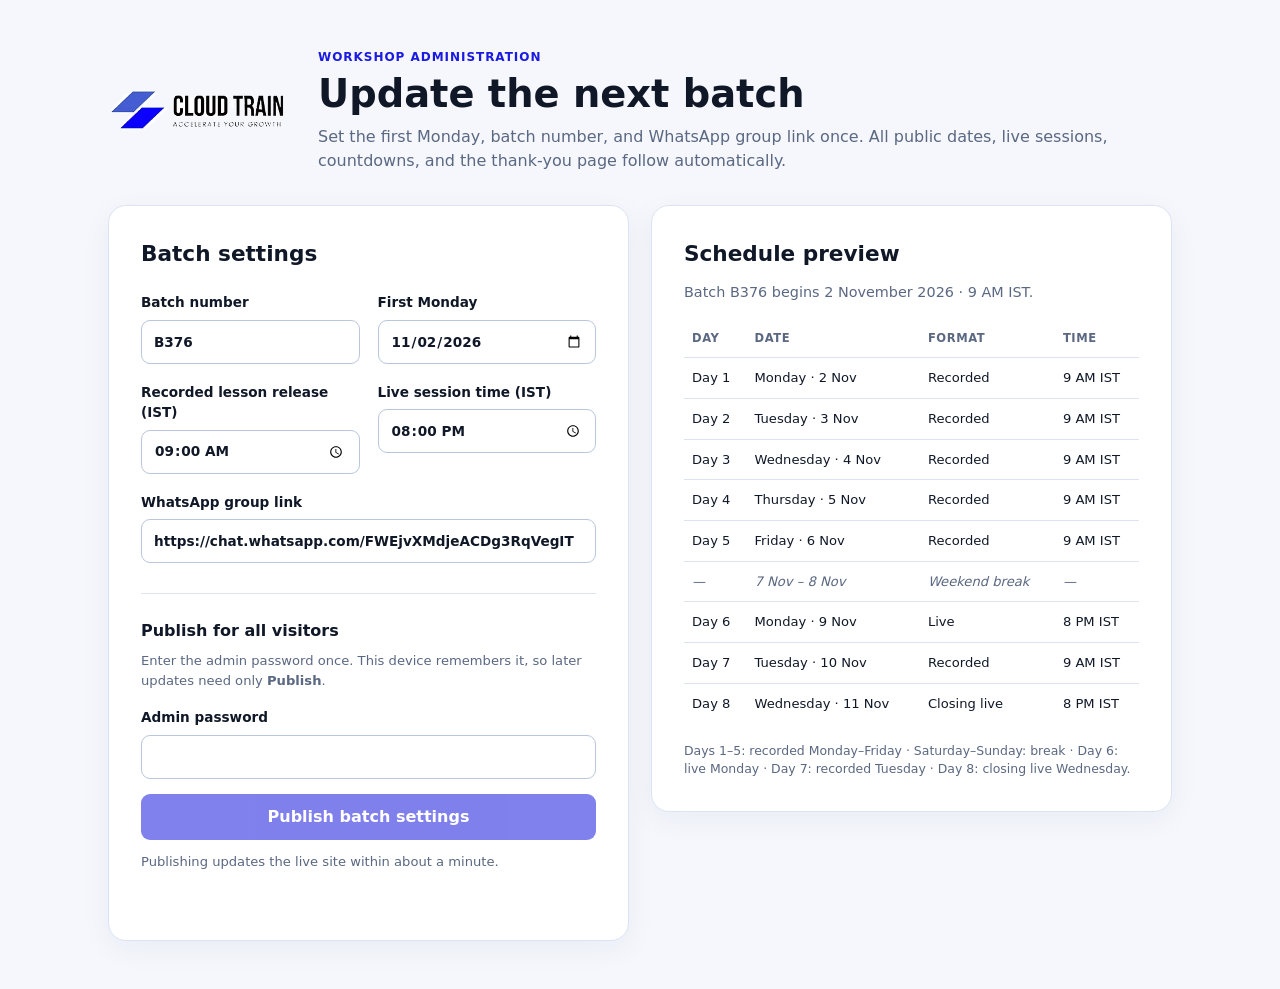
<file: admin.html>
<!DOCTYPE html>
<html lang="en">
<head>
  <meta charset="UTF-8">
  <meta name="viewport" content="width=device-width, initial-scale=1.0">
  <meta name="robots" content="noindex, nofollow">
  <meta http-equiv="Content-Security-Policy" content="default-src 'self'; script-src 'self'; style-src 'self'; img-src 'self' data:; connect-src 'self'; object-src 'none'; base-uri 'none'">
  <title>Workshop Batch Updates | Cloud Train</title>
  <link rel="stylesheet" href="admin.css">
  <script src="batch-config.js" defer></script>
  <script src="schedule.js" defer></script>
  <script src="admin.js" defer></script>
</head>
<body>
  <main class="admin-shell">
    <header class="admin-header">
      <img src="logo.png" alt="Cloud Train" width="180" height="64">
      <div>
        <p class="eyebrow">Workshop administration</p>
        <h1>Update the next batch</h1>
        <p>Set the first Monday, batch number, and WhatsApp group link once. All public dates, live sessions, countdowns, and the thank-you page follow automatically.</p>
      </div>
    </header>

    <div class="admin-layout">
      <section class="panel" aria-labelledby="settings-heading">
        <h2 id="settings-heading">Batch settings</h2>
        <form id="batch-form" novalidate>
          <div class="field-grid">
            <label>Batch number <input id="batch-number" name="batchNumber" type="text" maxlength="20" autocomplete="off" spellcheck="false" placeholder="e.g. 376 or DO-376" required></label>
            <label>First Monday <input id="start-date" name="startDate" type="date" required></label>
            <label>Recorded lesson release (IST) <input id="recorded-time" name="recordedTime" type="time" step="60" required></label>
            <label>Live session time (IST) <input id="live-time" name="liveTime" type="time" step="60" required></label>
            <label class="field-wide">WhatsApp group link <input id="whatsapp-link" name="whatsappLink" type="url" inputmode="url" spellcheck="false" placeholder="https://chat.whatsapp.com/…" required></label>
          </div>

          <div class="publish-box">
            <h3>Publish for all visitors</h3>
            <p>Enter the admin password once. This device remembers it, so later updates need only <strong>Publish</strong>.</p>
            <label>Admin password <input id="admin-password" type="password" autocomplete="current-password" spellcheck="false" required></label>
            <button id="publish-button" type="submit">Publish batch settings</button>
            <p class="publish-note">Publishing updates the live site within about a minute. <button id="forget-password" type="button" class="link-button" hidden>Forget password on this device</button></p>
          </div>
          <p class="form-status" id="form-status" role="status" aria-live="polite"></p>
        </form>
      </section>

      <section class="panel preview-panel" aria-labelledby="preview-heading">
        <h2 id="preview-heading">Schedule preview</h2>
        <p id="preview-summary" class="preview-summary"></p>
        <div class="table-wrap">
          <table>
            <thead><tr><th scope="col">Day</th><th scope="col">Date</th><th scope="col">Format</th><th scope="col">Time</th></tr></thead>
            <tbody id="schedule-preview"></tbody>
          </table>
        </div>
        <p class="preview-note">Days 1–5: recorded Monday–Friday · Saturday–Sunday: break · Day 6: live Monday · Day 7: recorded Tuesday · Day 8: closing live Wednesday.</p>
      </section>
    </div>
  </main>
</body>
</html>
</file>
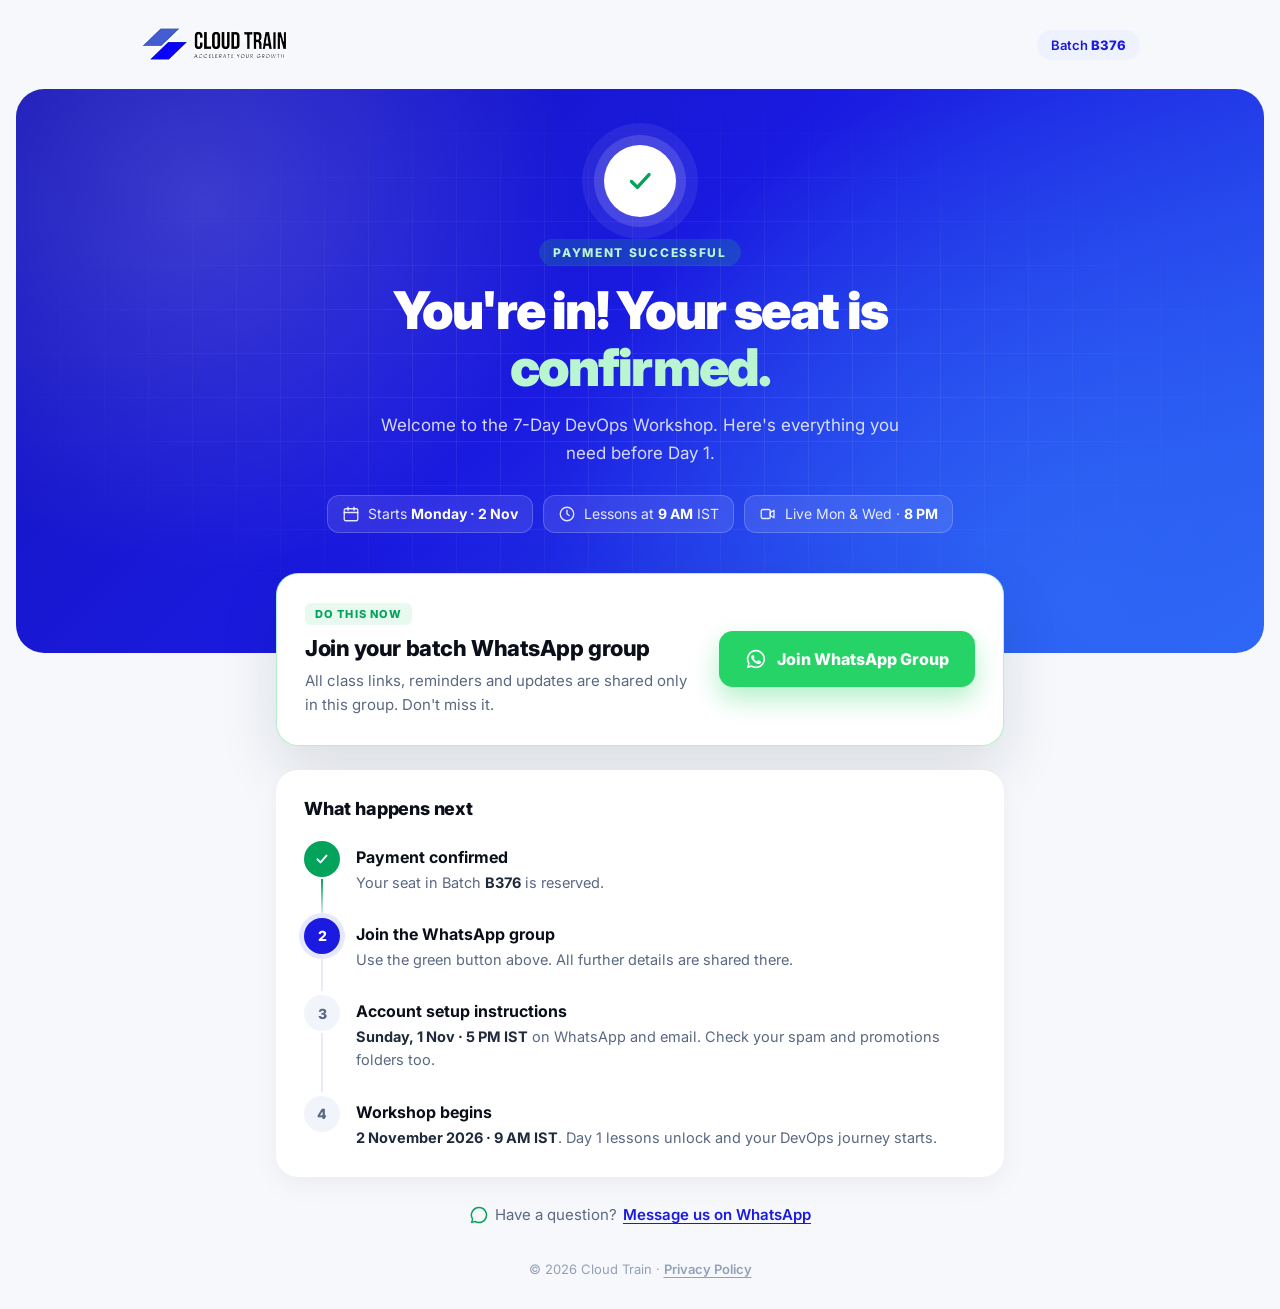
<file: ws-thank-you.html>
<!DOCTYPE html>
<html lang="en">
<head>
  <meta charset="UTF-8">
  <meta name="viewport" content="width=device-width, initial-scale=1.0">
  <meta name="robots" content="noindex, nofollow">
  <title>Registration Confirmed | Cloud Train</title>
  <link rel="icon" type="image/png" sizes="32x32" href="favicon-32x32.png">
  <link rel="preconnect" href="https://fonts.googleapis.com">
  <link rel="preconnect" href="https://fonts.gstatic.com" crossorigin>
  <link href="https://fonts.googleapis.com/css2?family=Inter:wght@400;500;600;700;800;900&display=swap" rel="stylesheet">
  <link rel="stylesheet" href="thank-you.css">
  <script src="batch-config.js" defer></script>
  <script src="schedule.js" defer></script>
  <script src="tracking-config.js" defer></script>
  <script src="tracking.js" defer></script>
  <script src="thank-you.js" defer></script>
</head>
<body>
  <header class="ty-topbar">
    <img src="logo.png" alt="Cloud Train" width="244" height="86">
    <span class="ty-topbar__batch">Batch <strong data-batch-number>376</strong></span>
  </header>

  <section class="ty-hero">
    <div class="ty-hero__inner">
      <div class="ty-hero__check" aria-hidden="true"><svg viewBox="0 0 32 32" fill="none"><path d="m8 16.5 5.5 5.5L24.5 10" stroke="currentColor" stroke-width="3.2" stroke-linecap="round" stroke-linejoin="round"/></svg></div>
      <p class="ty-hero__eyebrow">Payment successful</p>
      <h1>You're in! Your seat is <span>confirmed.</span></h1>
      <p class="ty-hero__lead">Welcome to the 7-Day DevOps Workshop. Here's everything you need before Day 1.</p>
      <ul class="ty-hero__facts">
        <li><svg viewBox="0 0 24 24" aria-hidden="true"><rect x="3" y="5" width="18" height="16" rx="2"/><path d="M3 10h18M8 3v4M16 3v4"/></svg><span>Starts <strong data-start-short>Monday · 2 Nov</strong></span></li>
        <li><svg viewBox="0 0 24 24" aria-hidden="true"><circle cx="12" cy="12" r="9"/><path d="M12 7v5l3 2"/></svg><span>Lessons at <strong data-recorded-time>9 AM</strong> IST</span></li>
        <li><svg viewBox="0 0 24 24" aria-hidden="true"><path d="m15 10 5-3v10l-5-3z"/><rect x="3" y="6" width="12" height="12" rx="2"/></svg><span>Live Mon &amp; Wed · <strong data-live-time>8 PM</strong></span></li>
      </ul>
    </div>
  </section>

  <main class="ty-main">
    <section class="ty-action" aria-labelledby="action-heading">
      <div class="ty-action__text">
        <span class="ty-action__tag">Do this now</span>
        <h2 id="action-heading">Join your batch WhatsApp group</h2>
        <p>All class links, reminders and updates are shared only in this group. Don't miss it.</p>
      </div>
      <a class="ty-action__button" href="https://chat.whatsapp.com/FWEjvXMdjeACDg3RqVegIT" target="_blank" rel="noopener" data-whatsapp-link>
        <svg viewBox="0 0 24 24" aria-hidden="true" focusable="false"><path fill="currentColor" d="M12 2a10 10 0 0 0-8.6 15.1L2 22l5-1.3A10 10 0 1 0 12 2Zm0 18.2c-1.5 0-3-.4-4.3-1.2l-.3-.2-3 .8.8-2.9-.2-.3A8.2 8.2 0 1 1 12 20.2Zm4.5-6.1c-.2-.1-1.5-.7-1.7-.8-.2-.1-.4-.1-.6.1l-.8 1c-.1.2-.3.2-.5.1a6.7 6.7 0 0 1-3.3-2.9c-.3-.4.2-.4.7-1.4.1-.2 0-.3 0-.4l-.8-1.8c-.2-.5-.4-.4-.6-.4h-.5a1 1 0 0 0-.7.3 3 3 0 0 0-.9 2.2 5.2 5.2 0 0 0 1.1 2.7 11.8 11.8 0 0 0 4.5 4c1.7.7 2.3.8 3.2.6.5-.1 1.5-.6 1.8-1.2.2-.6.2-1.1.1-1.2l-.5-.3Z"/></svg>
        Join WhatsApp Group
      </a>
    </section>

    <section class="ty-timeline" aria-labelledby="timeline-heading">
      <h2 id="timeline-heading">What happens next</h2>
      <ol>
        <li class="is-done">
          <span class="ty-timeline__dot" aria-hidden="true"><svg viewBox="0 0 24 24"><path d="m6 12.5 4 4 8-9"/></svg></span>
          <div><h3>Payment confirmed</h3><p>Your seat in Batch <strong data-batch-number>376</strong> is reserved.</p></div>
        </li>
        <li class="is-current">
          <span class="ty-timeline__dot" aria-hidden="true">2</span>
          <div><h3>Join the WhatsApp group</h3><p>Use the green button above. All further details are shared there.</p></div>
        </li>
        <li>
          <span class="ty-timeline__dot" aria-hidden="true">3</span>
          <div><h3>Account setup instructions</h3><p><strong data-instructions-date>Sunday, 1 Nov · 5 PM IST</strong> on WhatsApp and email. Check your spam and promotions folders too.</p></div>
        </li>
        <li>
          <span class="ty-timeline__dot" aria-hidden="true">4</span>
          <div><h3>Workshop begins</h3><p><strong data-batch-start>2 November 2026 · 9 AM IST</strong>. Day 1 lessons unlock and your DevOps journey starts.</p></div>
        </li>
      </ol>
    </section>

    <p class="ty-help">
      <svg viewBox="0 0 24 24" aria-hidden="true" focusable="false"><path fill="currentColor" d="M12 2a10 10 0 0 0-8.6 15.1L2 22l5-1.3A10 10 0 1 0 12 2Zm0 18.2c-1.5 0-3-.4-4.3-1.2l-.3-.2-3 .8.8-2.9-.2-.3A8.2 8.2 0 1 1 12 20.2Z"/></svg>
      Have a question? <a href="http://wa.me/919871272900" target="_blank" rel="noopener">Message us on WhatsApp</a>
    </p>
  </main>

  <footer class="ty-footer">
    <p>&copy; 2026 Cloud Train &middot; <a href="https://www.thecloudtrain.com/privacy-policy" target="_blank" rel="noopener">Privacy Policy</a></p>
  </footer>
</body>
</html>
</file>
<file: style.css>
/* ── CSS Variables — Cloud Train Brand (Light Theme) ── */
:root {
  --blue-deep: #1a1ae0;
  --blue-mid: #2e67f5;
  --blue-light: #4f5fd5;
  --blue-glow: rgba(46, 103, 245, 0.18);
  --bg-page: #f8fafc;
  --bg-surface: #ffffff;
  --bg-card: #ffffff;
  --text-primary: #0b0f19;
  --text-muted: #5a6882;
  --text-strong: #1e293b;
  --border: rgba(79, 95, 213, 0.15);
  --border-hover: rgba(79, 95, 213, 0.35);
}

/* ── Reset & Base ── */
*,
*::before,
*::after {
  box-sizing: border-box;
  margin: 0;
  padding: 0;
}

body {
  font-family: "Inter", Arial, sans-serif;
  line-height: 1.6;
  color: var(--text-primary);
  background: var(--bg-page);
}

/* Registration offer marquee */
.offer-marquee {
  position: absolute;
  left: 0;
  right: 0;
  top: 0;
  z-index: 2;
  display: flex;
  align-items: center;
  min-height: var(--hero-marquee-height);
  
  overflow: hidden;
  color: #ffffff;
  background: linear-gradient(110deg, var(--blue-deep), var(--blue-mid));
}

.offer-marquee__viewport {
  flex: 1;
  min-width: 0;
  overflow: hidden;
}

.offer-marquee__track {
  display: flex;
  width: max-content;
  animation: offer-scroll 40s linear infinite;
}

.offer-marquee__group {
  display: flex;
  flex-shrink: 0;
  align-items: center;
  justify-content: space-around;
  min-width: 100vw;
}

.offer-marquee__group > span {
  padding-right: 24px;
  white-space: nowrap;
  font-size: 18px;
  line-height: 24px;
  font-weight: 600;
}

.offer-marquee__diya {
  display: inline-block;
  margin-inline: 4px;
  font-size: 18px;
  line-height: 1;
  vertical-align: middle;
}

.offer-marquee__group strong {
  color: #fde68a;
  font-weight: 800;
}

.offer-marquee__viewport:hover .offer-marquee__track {
  animation-play-state: paused;
}

@keyframes offer-scroll {
  to { transform: translateX(-50%); }
}

@media (prefers-reduced-motion: reduce) {
  .offer-marquee { flex-wrap: wrap; }
  .offer-marquee__viewport { flex-basis: 100%; }
  .offer-marquee__track { width: 100%; animation: none; }
  .offer-marquee__group { min-width: 0; width: 100%; }
  .offer-marquee__group > span { padding: 0; white-space: normal; text-align: center; }
  .offer-marquee__group > span ~ span,
  .offer-marquee__group ~ .offer-marquee__group { display: none; }
}

/* ── Decorative Lines ── */
.deco-vline {
  position: absolute;
  top: 0;
  bottom: 0;
  width: 1.5px;
  background: linear-gradient(
    180deg,
    transparent 0%,
    rgba(79, 95, 213, 0.22) 20%,
    rgba(79, 95, 213, 0.22) 80%,
    transparent 100%
  );
  z-index: 0;
}

.deco-vline--left {
  left: 80px;
}
.deco-vline--right {
  right: 80px;
}

.deco-vline__dot {
  position: absolute;
  top: 38%;
  left: 50%;
  transform: translate(-50%, -50%);
  width: 10px;
  height: 10px;
  border-radius: 50%;
  background: linear-gradient(135deg, var(--blue-mid), var(--blue-deep));
  box-shadow: 0 0 10px 2px rgba(46, 103, 245, 0.45);
}

/* horizontal line at top of content */
.deco-hline {
  position: absolute;
  left: 0;
  right: 0;
  height: 1.5px;
  background: linear-gradient(
    90deg,
    transparent 0%,
    rgba(79, 95, 213, 0.2) 20%,
    rgba(79, 95, 213, 0.2) 80%,
    transparent 100%
  );
  z-index: 0;
}

.deco-hline--top {
  top: var(--hero-marquee-height);
}

/* ── Floating Corner Icons ── */
.deco-icon {
  position: absolute;
  width: 52px;
  height: 52px;
  border-radius: 11px;
  display: flex;
  align-items: center;
  justify-content: center;
  z-index: 2;
  background: #ffffff;
  border: none;
  padding: 8px;
  animation: none;
  overflow: hidden;
  box-shadow: 0 4px 16px rgba(15, 23, 42, 0.06);
}

.deco-icon img {
  width: 100%;
  height: 100%;
  object-fit: contain;
}

.deco-icon--tl {
  top: 15px;
  left: 100px;
  transform: rotate(-15deg);
}

.deco-icon--tr {
  top: 15px;
  right: 100px;
  transform: rotate(15deg);
}

.deco-icon--bl {
  bottom: 10px;
  left: 100px;
  padding: 2px;
  transform: rotate(15deg);
}

.deco-icon--br {
  bottom: 10px;
  right: 100px;
  padding: 2px;
  transform: rotate(-15deg);
}

/* ── Hero Section ── */
.hero {
  --hero-marquee-height: 44px;
  /* min-height: 100vh; */
  padding: calc(var(--hero-marquee-height) + 24px) 1.5rem 5rem;
  display: flex;
  align-items: flex-start;
  justify-content: center;
  position: relative;
  overflow: hidden;
  background:
    radial-gradient(
      ellipse 70% 50% at 50% -10%,
      rgba(46, 103, 245, 0.12) 0%,
      transparent 70%
    ),
    radial-gradient(
      ellipse 40% 30% at 85% 85%,
      rgba(107, 127, 215, 0.08) 0%,
      transparent 60%
    ),
    var(--bg-page);
}

/* dot grid */
.hero::after {
  content: "";
  position: absolute;
  inset: 0;
  background-image: radial-gradient(
    circle,
    rgba(79, 95, 213, 0.12) 1px,
    transparent 1px
  );
  background-size: 36px 36px;
  pointer-events: none;
  mask-image: radial-gradient(
    ellipse 85% 65% at 50% 10%,
    black 35%,
    transparent 100%
  );
  -webkit-mask-image: radial-gradient(
    ellipse 85% 65% at 50% 10%,
    black 35%,
    transparent 100%
  );
}

.hero__container {
  width: 100%;
  max-width: 1200px;
  position: relative;
  z-index: 1;
}

/* ── Two-Column Grid ── */
.hero__grid {
  display: grid;
  grid-template-columns: 55fr 45fr;
  gap: 3rem;
  align-items: start;
}

/* ── LEFT COLUMN ── */
.hero__left {
  align-self: center;
  display: flex;
  flex-direction: column;
  gap: 1rem;
}

.hero__logo {
  display: block;
  align-self: flex-start;
  width: 220px;
  max-width: 100%;
  height: auto;
  background: transparent;
  mix-blend-mode: multiply;
}

.hero__brand-row {
  display: flex;
  align-items: center;
  justify-content: flex-start;
  gap: 1.25rem;
  width: 100%;
}

.hero__brand-row .hero__logo {
  flex-shrink: 0;
  align-self: center;
}

.hero__countdown {
  display: flex;
  flex: 0 1 auto;
  align-items: center;
  gap: 0.75rem;
  min-width: 0;
  padding-left: 1.25rem;
  border-left: 1px solid rgba(79, 95, 213, 0.25);
}

.hero__countdown-heading {
  max-width: 5.5rem;
  color: var(--blue-deep);
  font-size: 0.66rem;
  font-weight: 800;
  letter-spacing: 0.04em;
  line-height: 1.3;
  text-transform: uppercase;
}

.hero__countdown-grid {
  display: grid;
  grid-template-columns: repeat(4, minmax(0, 1fr));
  gap: 0.45rem;
  width: 11.5rem;
}

.hero__countdown-unit {
  position: relative;
  display: flex;
  flex-direction: column;
  align-items: center;
  gap: 0.2rem;
  min-width: 0;
}

.hero__countdown-unit:not(:last-child)::after {
  content: ":";
  position: absolute;
  top: -0.08rem;
  right: -0.3rem;
  color: #8b99bb;
  font-size: 1.2rem;
  font-weight: 500;
  line-height: 1;
}

.hero__countdown-value {
  color: var(--blue-deep);
  font-size: 1.3rem;
  font-weight: 900;
  line-height: 1;
  font-variant-numeric: tabular-nums;
}

.hero__countdown-unit-label {
  color: var(--text-muted);
  font-size: 0.55rem;
  font-weight: 700;
  line-height: 1.2;
  text-transform: uppercase;
}

.hero__countdown[data-countdown-state="started"] .hero__countdown-grid {
  display: none;
}

@media (max-width: 600px) {
  .hero__brand-row {
    gap: 0.5rem;
  }

  .hero__countdown {
    display: block;
    flex: 1 1 0;
    padding-left: 0.65rem;
    text-align: center;
  }

  .hero__countdown-heading {
    max-width: none;
    margin-bottom: 0.3rem;
    font-size: 0.58rem;
  }

  .hero__countdown-grid {
    gap: 0.3rem;
    width: 100%;
  }

  .hero__countdown-value {
    font-size: 1rem;
  }

  .hero__countdown-unit:not(:last-child)::after {
    right: -0.24rem;
    font-size: 0.9rem;
  }
}

/* Eyebrow */
.hero__eyebrow {
  display: inline-block;
  align-self: flex-start;
  font-size: 0.75rem;
  font-weight: 700;
  letter-spacing: 0.13em;
  text-transform: uppercase;
  color: #1a1ae0;
  background: rgba(46, 103, 245, 0.12);
  border-radius: 100px;
  padding: 0.45rem 1.1rem;
}

/* Headline */
.hero__headline {
  font-size: 2.6rem;
  font-weight: 800;
  line-height: 1.22;
  color: var(--text-primary);
  letter-spacing: -0.02em;
}

.highlight {
  color: var(--blue-deep);
  font-weight: 800;
}

.bold-highlight {
  display: inline-block;
  margin-top: 0.5rem;
  background: linear-gradient(90deg, #1a1ae0, #1a1ae0);
  padding: 0.2rem 0.4rem;
  border-radius: 0.3rem;
  color: #fff;
  /* -webkit-background-clip: text; */
  /* -webkit-text-fill-color: transparent; */
  /* background-clip: text; */
}

/* Sub-headline */
.hero__subheadline {
  font-size: 1rem;
  font-weight: 400;
  color: var(--text-muted);
  line-height: 1.75;
}

/* Description */
.hero__description {
  font-size: 1rem;
  color: var(--text-muted);
  line-height: 1.85;
}

.hero__description strong {
  color: var(--text-strong);
  font-weight: 600;
}

/* ── RIGHT COLUMN ── */
.hero__right {
  display: flex;
  flex-direction: column;
  gap: 1rem;
}

.hero__availability {
  display: flex;
  flex-direction: column;
  align-items: center;
  justify-content: center;
  gap: 12px;
  color: var(--text-muted);
  font-size: 0.875rem;
  font-weight: 600;
  text-align: center;
}

.hero__seats {
  display: block;
  align-self: center;
  width: 240px;
  max-width: 100%;
  height: auto;
}

/* ── Price strip directly under the VSL ── */
.hero__price {
  display: flex;
  align-items: stretch;
  justify-content: center;
  gap: 1.25rem;
  margin-top: 1.25rem;
  padding: 1rem 1.25rem;
  border-radius: 1rem;
  background: #ffffff;
  box-shadow: 0 6px 24px rgba(15, 23, 42, 0.06);
  text-align: center;
}

.hero__price-item {
  display: flex;
  flex: 1 1 0;
  flex-direction: column;
  align-items: center;
  justify-content: center;
  gap: 0.2rem;
  min-width: 0;
}

.hero__price-label {
  color: var(--text-muted);
  font-size: 0.68rem;
  font-weight: 700;
  letter-spacing: 0.1em;
  line-height: 1.4;
  text-transform: uppercase;
}

.hero__price-value {
  color: var(--blue-deep);
  font-size: 1.6rem;
  font-weight: 900;
  line-height: 1.15;
  letter-spacing: -0.02em;
}

.hero__price-value--old {
  color: #94a3b8;
  font-weight: 800;
}

.hero__price-divider {
  width: 1px;
  background: #e2e8f5;
}

@media (max-width: 480px) {
  .hero__price {
    gap: 0.75rem;
    padding: 0.85rem 0.9rem;
  }

  .hero__price-value {
    font-size: 1.3rem;
  }

  .hero__price-label {
    font-size: 0.6rem;
    letter-spacing: 0.06em;
  }
}

/* ── Video Window Mockup ── */
.hero__video {
  width: 100%;
}

.video-window {
  width: 100%;
  background: transparent;
  border: 1px solid var(--border);
  border-radius: 1rem;
  overflow: hidden;
  box-shadow: none;
  padding: 0.6rem;
}

.video-window__bar {
  display: flex;
  align-items: center;
  gap: 5px;
  padding: 0.15rem 0.35rem 0.35rem;
}

.window-dot {
  width: 8px;
  height: 8px;
  border-radius: 50%;
  display: inline-block;
}

.window-dot--red {
  background: #ff5f56;
}
.window-dot--yellow {
  background: #ffbd2e;
}
.window-dot--green {
  background: #27c93f;
}

.video-wrap {
  position: relative;
  width: 100%;
  aspect-ratio: 16 / 9;
  border-radius: 0.8rem;
  overflow: hidden;
  background: #000;
}

.video-wrap video {
  position: absolute;
  inset: 0;
  width: 100%;
  height: 100%;
  display: block;
  object-fit: contain;
}

.video-wrap wistia-player {
  position: absolute;
  inset: 0;
  width: 100%;
  height: 100%;
  display: block;
}

.video-wrap wistia-player:not(:defined) {
  background: center / contain no-repeat url('https://fast.wistia.com/embed/medias/a8yf4dneqz/swatch');
  filter: blur(5px);
}

/* ── Event Card ── */
.event-card {
  border-radius: 0.85rem;
  display: flex;
  flex-direction: column;
  gap: 1.1rem;
}

/* STARTS ON header */
.event-card__header {
  display: flex;
  align-items: center;
  gap: 0.75rem;
}

.starts-line {
  flex: 1;
  height: 2px;
  background: linear-gradient(90deg, transparent, rgba(79, 95, 213, 0.28));
}

.starts-line:last-child {
  background: linear-gradient(90deg, rgba(79, 95, 213, 0.28), transparent);
}

.starts-text {
  font-size: 0.7rem;
  font-weight: 800;
  letter-spacing: 0.18em;
  text-transform: uppercase;
  color: #64748b;
  white-space: nowrap;
}

/* Meta 2 Cards grid */
.event-card {
  border-radius: 0.85rem;
  display: flex;
  flex-direction: column;
  gap: 0.85rem;
}

.event-card__meta {
  display: grid;
  grid-template-columns: repeat(2, 1fr);
  gap: 0.85rem;
}

.meta-item {
  display: flex;
  flex-direction: row;
  align-items: center;
  gap: 0.85rem;
  background: var(--bg-card);
  border: none;
  border-radius: 0.6rem;
  padding: 0.85rem 1.1rem;
  min-height: 66px;
  box-shadow: 0 4px 16px rgba(15, 23, 42, 0.06);
  transition:
    transform 0.2s,
    box-shadow 0.2s,
    border-color 0.2s;
}

.meta-item:hover {
  transform: translateY(-2px);
  box-shadow: 0 8px 24px rgba(15, 23, 42, 0.1);
}

.meta-icon {
  color: var(--blue-mid);
  display: flex;
  align-items: center;
  justify-content: center;
  width: 42px;
  height: 42px;
  background: linear-gradient(135deg, rgba(46, 103, 245, 0.12) 0%, rgba(26, 26, 224, 0.06) 100%);
  border: none;
  border-radius: 10px;
  flex-shrink: 0;
  box-shadow: inset 0 1px 1px rgba(255, 255, 255, 0.8), 0 2px 6px rgba(46, 103, 245, 0.08);
  transition: transform 0.2s ease, background 0.2s ease;
}

.meta-content {
  display: flex;
  flex-direction: column;
  gap: 0.15rem;
}

.meta-label {
  font-size: 0.68rem;
  font-weight: 700;
  /* text-transform: uppercase; */
  letter-spacing: 0.08em;
  color: #64748b;
}

.meta-value {
  font-size: 0.92rem;
  font-weight: 700;
  line-height: 1.35;
  text-transform: uppercase;
  color: var(--text-primary);
}

.event-card__start-time {
  display: flex;
  align-items: center;
  justify-content: center;
  gap: 8px;
  font-size: 0.92rem;
  font-weight: 700;
  color: var(--text-strong);
}

.event-card__start-time svg {
  color: var(--blue-mid);
}

/* ── CTA Button ── */
.cta-btn {
  display: flex;
  align-items: center;
  justify-content: center;
  gap: 8px;
  width: 100%;
  min-height: 66px;
  padding: 0.85rem 1.5rem;
  font-family: inherit;
  font-size: 1.05rem;
  font-weight: 800;
  letter-spacing: 0.03em;
  text-align: center;
  text-decoration: none;
  color: #ffffff;
  background: linear-gradient(180deg, #00d65d 0%, #00d65d 100%);
  border-radius: 0.6rem;
  cursor: pointer;
  box-shadow: 0 8px 24px rgba(0, 214, 93, 0.25);
  transition:
    transform 0.15s,
    box-shadow 0.15s,
    filter 0.15s;
}

.cta-arrow {
  display: inline-block;
  flex-shrink: 0;
  width: 20px;
  height: 20px;
  vertical-align: middle;
}

.cta-btn:hover {
  transform: translateY(-2px);
  filter: brightness(1.08);
  box-shadow: 0 12px 30px rgba(26, 26, 224, 0.35);
}

.cta-btn:active {
  transform: translateY(0);
}

.hero__left .cta-btn {
  align-self: flex-start;
  width: 440px;
  max-width: 100%;
}

/* ── Responsive ── */
@media (max-width: 768px) {
  .hero__grid {
    grid-template-columns: 1fr;
    gap: 2rem;
  }

  .hero {
    padding: 3.5rem 1.25rem;
  }

  .hero__eyebrow {
    font-size: 0.65rem;
  }

  .meta-item {
    min-width: 70px;
  }

  .event-card__meta {
    grid-template-columns: repeat(2, 1fr);
  }
}

/* Hero-only tablet and phone adjustments; desktop rules stay unchanged. */
@media (max-width: 1023px) {
  .hero {
    min-height: auto;
    padding: calc(var(--hero-marquee-height) + 24px) 1.5rem 6rem;
  }

  .hero .deco-vline--left {
    left: 12px;
  }

  .hero .deco-vline--right {
    right: 12px;
  }

  .hero .deco-hline--top {
    top: var(--hero-marquee-height);
  }

  .hero .deco-icon {
    width: 44px;
    height: 44px;
  }

  .hero .deco-icon--tl,
  .hero .deco-icon--bl {
    left: 32px;
  }

  .hero .deco-icon--tr,
  .hero .deco-icon--br {
    right: 32px;
  }

  .hero .deco-icon--tl,
  .hero .deco-icon--tr {
    top: 16px;
  }

  .hero .deco-icon--bl,
  .hero .deco-icon--br {
    bottom: 16px;
  }

  .hero__container {
    max-width: 720px;
  }

  .hero__grid {
    grid-template-columns: minmax(0, 1fr);
    gap: 2rem;
  }

  .hero__left,
  .hero__right {
    min-width: 0;
  }

  .hero__right {
    width: 100%;
    max-width: 640px;
    margin: 0 auto;
  }

  .hero__headline {
    font-size: clamp(2rem, 4.3vw, 2.6rem);
    line-height: 1.25;
  }

  .hero__eyebrow {
    max-width: 100%;
    font-size: 0.7rem;
    line-height: 1.6;
    letter-spacing: 0.08em;
  }

  .hero__subheadline {
    max-width: 100%;
    line-height: 1.65;
  }

  .hero .event-card__meta {
    grid-template-columns: repeat(2, minmax(0, 1fr));
    gap: 0.75rem;
  }

  .hero .meta-item {
    min-width: 0;
    gap: 0.75rem;
    padding: 0.85rem 1rem;
  }

  .hero .meta-content {
    min-width: 0;
  }

  .hero .meta-icon {
    width: 34px;
    height: 34px;
  }

  .hero .cta-btn {
    font-size: clamp(0.95rem, 2vw, 1.05rem);
    line-height: 1.5;
    letter-spacing: 0.02em;
    text-wrap: balance;
  }
}

@media (max-width: 600px) {
  .offer-marquee__group > span {
    font-size: 14px;
    line-height: 20px;
  }

  .offer-marquee__diya {
    font-size: 14px;
  }

  .hero {
    padding: calc(var(--hero-marquee-height) + 20px) 1.25rem 2.5rem;
  }

  .hero + .credibility-section {
    padding-top: 1.5rem;
  }

  .hero .deco-vline--left {
    left: 8px;
  }

  .hero .deco-vline--right {
    right: 8px;
  }

  .hero .deco-hline--top {
    top: var(--hero-marquee-height);
  }

  .hero .deco-icon {
    width: 40px;
    height: 40px;
  }

  .hero .deco-icon--tl,
  .hero .deco-icon--bl {
    left: 24px;
  }

  .hero .deco-icon--tr,
  .hero .deco-icon--br {
    right: 24px;
  }

  .hero__left {
    gap: 1rem;
    text-align: center;
  }

  .hero__logo{
    align-self: start;
  }
  .hero__eyebrow,
  .hero__subheadline {
    align-self: center;
  }

  .hero__logo {
    width: 100px;
  }

  .hero__headline {
    font-size: clamp(1.875rem, 7vw, 2.25rem);
  }

  .hero__eyebrow {
    padding: 0.55rem 0.8rem;
    font-size: 0.75rem;
    letter-spacing: 0.06em;
    text-transform: none;
  }

  .hero__subheadline {
    font-size: 0.95rem;
  }

  .hero__description {
    font-size: 0.95rem;
    line-height: 1.75;
  }

  .hero .video-window {
    padding: 0.45rem;
    border-radius: 0.85rem;
  }

  .hero .event-card__meta {
    gap: 0.65rem;
  }

  .hero .meta-item {
    padding: 0.75rem 0.85rem;
    gap: 0.65rem;
  }

  .hero .meta-content {
    gap: 5px;
  }

  .hero .meta-icon {
    width: 38px;
    height: 38px;
  }

  .hero .meta-icon svg {
    width: 18px;
    height: 18px;
  }

  .hero .meta-label {
    font-size: 11px;
    font-weight: 600;
    line-height: 1.45;
    letter-spacing: 0.04em;
    color: var(--text-muted);
    text-wrap: balance;
  }

  .hero .meta-value {
    font-size: 16px;
    font-weight: 600;
    line-height: 1.45;
    letter-spacing: -0.01em;
    text-wrap: balance;
  }

  .hero .cta-btn {
    min-height: 64px;
    padding: 0.9rem 1rem;
  }

  .hero__left .cta-btn {
    align-self: center;
  }
}

@media (max-width: 540px) {
  .hero .event-card__meta {
    grid-template-columns: repeat(2, 1fr);
    gap: 0.55rem;
  }

  .hero .meta-item {
    flex-direction: column;
    align-items: center;
    justify-content: center;
    text-align: center;
    padding: 1rem 0.65rem;
    gap: 0.6rem;
    min-height: 132px;
  }

  .hero .meta-content {
    align-items: center;
    text-align: center;
  }

  .hero .meta-icon {
    width: 36px;
    height: 36px;
  }

  .event-card__start-time {
    font-size: 0.85rem;
    gap: 6px;
  }
}

@media (max-width: 360px) {
  .hero .event-card__meta {
    grid-template-columns: 1fr;
    gap: 0.5rem;
  }

  .hero .meta-item {
    flex-direction: row;
    align-items: center;
    text-align: left;
    padding: 0.75rem 0.9rem;
    min-height: auto;
    gap: 0.75rem;
  }

  .hero .meta-content {
    align-items: flex-start;
    text-align: left;
  }
}

/* ── SECTION: EMPLOYERS & INSTRUCTORS CREDIBILITY ── */
.credibility-section {
  padding: 2rem 1.5rem 6rem;
  background: var(--bg-page);
  border-top: none;
  position: relative;
}

.credibility-section__container {
  width: 100%;
  max-width: 1100px;
  margin: 0 auto;
  display: flex;
  flex-direction: column;
  align-items: center;
}

/* ── 1. Employers Carousel ── */
.credibility-section__companies {
  width: 100%;
  margin-bottom: 5rem;
  text-align: center;
}

.companies-heading {
  font-size: 0.9rem;
  font-weight: 700;

  letter-spacing: 0.12em;
  color: #64748b;
  margin-bottom: 2rem;
}

.logos-carousel {
  overflow: hidden;
  width: 100%;
  position: relative;
  mask-image: linear-gradient(
    90deg,
    transparent 0%,
    black 12%,
    black 88%,
    transparent 100%
  );
  -webkit-mask-image: linear-gradient(
    90deg,
    transparent 0%,
    black 12%,
    black 88%,
    transparent 100%
  );
}

.logos-track {
  display: flex;
  align-items: center;
  gap: 1.5rem;
  padding-right: 1.5rem;
  width: max-content;
  animation: marquee-logos 44s linear infinite;
}

.company-badge {
  display: inline-flex;
  align-items: center;
  justify-content: center;
  flex: 0 0 176px;
  min-height: 80px;
  padding: 16px 18px;
  background: #ffffff;
  border-radius: 0.7rem;
  box-shadow: 0 4px 14px rgba(15, 23, 42, 0.04);
}

.company-logo {
  display: block;
  width: 140px;
  height: 48px;
  object-fit: contain;
  flex-shrink: 0;
}

@media (min-width: 641px) and (hover: hover) and (pointer: fine) {
  .logos-carousel:hover .logos-track {
    animation-play-state: paused;
  }
}

@keyframes marquee-logos {
  0% {
    transform: translateX(0);
  }
  100% {
    transform: translateX(-50%);
  }
}

@media (prefers-reduced-motion: reduce) {
  .logos-carousel {
    overflow-x: auto;
    mask-image: none;
    -webkit-mask-image: none;
  }

  .logos-track {
    animation: none;
  }

  .company-badge[aria-hidden="true"] {
    display: none;
  }
}

/* ── 2. Instructors Credibility ── */
.credibility-section__instructors {
  width: 100%;
  max-width: 1100px;
  text-align: center;
  display: flex;
  flex-direction: column;
  align-items: center;
}

.instructors-layout {
  display: grid;
  grid-template-columns: minmax(0, 1fr);
  justify-items: center;
  gap: 2.5rem;
  width: 100%;
  text-align: center;
}

.instructors-intro {
  min-width: 0;
  max-width: 900px;
}

.instructors-headline {
  font-size: clamp(1.8rem, 3.5vw, 2.5rem);
  font-weight: 800;
  line-height: 1.25;
  color: var(--text-primary);
  letter-spacing: -0.02em;
  margin-bottom: 1.25rem;
}

.instructors-description {
  font-size: 1rem;
  font-weight: 500;
  color: var(--text-muted);
  line-height: 1.85;
  max-width: 780px;
  margin: 0 auto;
}

/* ── Stats Grid ── */
.instructors-stats {
  display: grid;
  grid-template-columns: repeat(3, minmax(0, 1fr));
  position: relative;
  isolation: isolate;
  width: 100%;
  max-width: 1000px;
  gap: 1.5rem;
  padding: 2rem 1.5rem 1rem;
}

.instructors-stats::before {
  content: "";
  position: absolute;
  inset: 15% 5% -10%;
  z-index: -1;
  background: radial-gradient(ellipse, rgba(46, 103, 245, 0.09), transparent 70%);
  pointer-events: none;
}

.stat-card {
  min-width: 0;
  min-height: 235px;
  position: relative;
  display: flex;
  flex-direction: column;
  align-items: center;
  justify-content: center;
  gap: 1rem;
  padding: 3rem 1rem 2rem;
  border-radius: 1.5rem;
  background: #fff;
  box-shadow: 0 12px 32px rgba(30, 41, 59, 0.06);
}

.stat-card:first-child {
  transform: rotate(-3deg);
}

.stat-card:nth-child(2) {
  transform: translateY(-12px);
  background: linear-gradient(155deg, #fff 45%, #f0f4ff);
  box-shadow: 0 16px 40px rgba(46, 103, 245, 0.1);
}

.stat-card:last-child {
  transform: rotate(3deg);
}

.stat-icon {
  position: absolute;
  top: -22px;
  left: calc(50% - 26px);
  display: grid;
  place-items: center;
  width: 52px;
  height: 52px;
  border-radius: 1rem;
  color: var(--blue-deep);
  background: #e9eeff;
  box-shadow: 0 5px 14px rgba(46, 103, 245, 0.08);
  transform: rotate(-8deg);
}

.stat-card:nth-child(2) .stat-icon {
  color: #fff;
  background: linear-gradient(135deg, var(--blue-mid), var(--blue-deep));
  transform: rotate(8deg);
}

.stat-icon svg {
  width: 24px;
  height: 24px;
}

.stat-value {
  display: flex;
  align-items: baseline;
  justify-content: center;
  flex-wrap: wrap;
  gap: 0.45rem;
}

.stat-number {
  font-size: clamp(3.5rem, 6vw, 5rem);
  font-weight: 900;
  line-height: 1;
  letter-spacing: -0.065em;
  color: var(--blue-deep);
}

.stat-unit {
  font-size: 0.8rem;
  font-weight: 600;
  color: var(--text-muted);
}

.stat-label {
  font-size: 1rem;
  font-weight: 700;
  color: var(--text-primary);
  line-height: 1.4;
}

@media (min-width: 641px) {
  .credibility-section .stat-card:last-child .stat-value {
    flex-direction: column;
    align-items: center;
    gap: 0.35rem;
    width: 100%;
  }

  .credibility-section .stat-card:last-child .stat-number {
    max-width: 100%;
    font-size: clamp(1.9rem, 3.6vw, 3.5rem);
    white-space: nowrap;
  }
}

.instructors-cta {
  width: 100%;
  max-width: 580px;
  margin-top: 3.5rem;
}

.instructors-cta .cta-btn {
  min-height: 74px;
  padding: 1.15rem 2.25rem;
  font-size: 1.2rem;
  letter-spacing: 0.04em;
  border-radius: 0.75rem;
  box-shadow: 0 10px 28px rgba(26, 26, 224, 0.3);
}

@media (min-width: 1024px) {
  .credibility-section .instructors-stats {
    max-width: 860px;
  }

  .credibility-section .stat-card {
    min-height: 200px;
    padding: 2.5rem 1rem 1.5rem;
    gap: 0.75rem;
  }
}

/* ── Responsive for Credibility Section ── */
@media (max-width: 768px) {
  .credibility-section {
    padding: 3.5rem 1.25rem 4rem;
  }

  .credibility-section__companies {
    margin-bottom: 3.5rem;
  }

  .credibility-section__instructors .instructors-cta {
    margin-top: 2rem;
  }

  .credibility-section__instructors .instructors-cta .cta-btn {
    min-height: 64px;
    padding: 1rem 1.25rem;
    font-size: 1rem;
    letter-spacing: 0;
  }
}

@media (max-width: 640px) {
  .instructors-layout {
    gap: 2rem;
  }

  .instructors-stats {
    grid-template-columns: minmax(0, 1fr);
    gap: 1rem;
    padding: 0;
  }

  .stat-card {
    display: grid;
    grid-template-columns: 44px minmax(0, 1fr);
    justify-items: start;
    align-content: center;
    min-height: 125px;
    padding: 1.25rem;
    column-gap: 1.25rem;
    row-gap: 0.35rem;
    text-align: left;
  }

  .instructors-stats .stat-card {
    transform: none;
  }

  .stat-icon {
    position: static;
    grid-column: 1;
    grid-row: 1 / 3;
    width: 44px;
    height: 44px;
  }

  .stat-value,
  .stat-label {
    grid-column: 2;
  }

  .stat-number {
    font-size: 3rem;
  }

  .stat-label {
    font-size: 0.9rem;
  }
}

/* ── SECTION: THE OLD WAY VS THE CLOUD TRAIN WAY ── */
/* Credibility adjustments apply only below the desktop breakpoint. */
@media (max-width: 1023px) {
  .credibility-section {
    padding: 3rem 1.5rem 4rem;
  }

  .credibility-section__companies {
    margin-bottom: 3.5rem;
  }

  .credibility-section .companies-heading {
    max-width: 36rem;
    margin: 0 auto 1.5rem;
    line-height: 1.65;
  }

  .credibility-section .logos-track {
    gap: 1rem;
    padding-right: 1rem;
  }

  .credibility-section .company-badge {
    flex-basis: 160px;
    min-height: 76px;
    padding: 16px;
  }

  .credibility-section .company-logo {
    width: 128px;
    height: 44px;
  }

  .credibility-section .instructors-layout {
    gap: 2rem;
  }

  .credibility-section .instructors-stats {
    gap: 1.125rem;
    padding: 2rem 0.75rem 1rem;
  }

  .credibility-section .stat-card {
    min-height: 210px;
    padding: 2.75rem 0.75rem 1.75rem;
  }

  .credibility-section .stat-number {
    font-size: clamp(3rem, 6vw, 4rem);
  }

  .credibility-section .stat-label {
    font-size: 0.9rem;
  }

  .credibility-section .instructors-cta {
    margin-top: 2rem;
  }
}

@media (max-width: 640px) {
  .credibility-section {
    padding: 2.75rem 1.25rem 3.5rem;
  }

  .credibility-section__companies {
    margin-bottom: 2.75rem;
  }

  .credibility-section .companies-heading {
    font-size: 0.8rem;
    letter-spacing: 0.08em;
  }

  .credibility-section .company-badge {
    flex-basis: 120px;
    min-height: 60px;
    padding: 12px;
  }

  .credibility-section .company-logo {
    width: 96px;
    height: 34px;
  }

  .credibility-section .logos-track {
    gap: 0.75rem;
    padding-right: 0.75rem;
  }

  .credibility-section .instructors-headline {
    font-size: clamp(1.65rem, 5.5vw, 2rem);
    line-height: 1.3;
    margin-bottom: 1rem;
  }

  .credibility-section .instructors-description {
    font-size: 0.9rem;
    line-height: 1.75;
  }

  .credibility-section .instructors-stats {
    grid-template-columns: repeat(4, minmax(0, 1fr));
    max-width: 460px;
    padding: 0;
    gap: 1rem;
  }

  .credibility-section .stat-card {
    grid-column: span 2;
    display: flex;
    flex-direction: column;
    align-items: center;
    justify-content: center;
    min-height: 160px;
    padding: 1rem 0.75rem;
    gap: 0.5rem;
    border-radius: 1.25rem;
    text-align: center;
  }

  .credibility-section .stat-card:last-child {
    grid-column: 1 / -1;
    display: grid;
    grid-template-columns: 48px minmax(0, max-content);
    align-content: center;
    justify-content: center;
    justify-items: start;
    min-height: 104px;
    padding: 1rem;
    gap: 0.35rem 0.75rem;
    text-align: left;
  }

  .credibility-section .stat-card:last-child .stat-icon {
    grid-column: 1;
    grid-row: 1 / 3;
  }

  .credibility-section .stat-card:last-child .stat-value {
    grid-column: 2;
    grid-row: 1;
    justify-content: flex-start;
  }

  .credibility-section .stat-card:last-child .stat-label {
    grid-column: 2;
    grid-row: 2;
    min-height: 0;
    justify-self: start;
  }

  .credibility-section .stat-icon {
    width: 48px;
    height: 48px;
  }

  .credibility-section .stat-icon svg {
    width: 28px;
    height: 28px;
  }

  .credibility-section .stat-value {
    gap: 0.3rem;
  }

  .credibility-section .stat-number {
    font-size: 2.25rem;
  }

  .credibility-section .stat-unit {
    font-size: 0.75rem;
  }

  .credibility-section .stat-label {
    min-height: 2.8em;
    font-size: 0.85rem;
  }

  .credibility-section__instructors .instructors-cta .cta-btn {
    min-height: 64px;
    padding: 1rem 0.9rem;
    font-size: clamp(0.9rem, 2.7vw, 1rem);
    line-height: 1.5;
    text-wrap: balance;
  }
}

.comparison-section {
  padding: 0rem 1.5rem 6rem 1.5rem;

  background: var(--bg-page);
  position: relative;
}

.comparison-section__container {
  width: 100%;
  max-width: 1060px;
  margin: 0 auto;
  display: flex;
  flex-direction: column;
  align-items: center;
}

.comparison-header {
  max-width: 820px;
  text-align: center;
  margin-bottom: 3.5rem;
}

.comparison-headline {
  font-size: clamp(1.8rem, 3.4vw, 2.5rem);
  font-weight: 800;
  line-height: 1.25;
  color: var(--text-primary);
  letter-spacing: -0.02em;
  margin-bottom: 1.25rem;
}

.comparison-subtext {
  font-size: 1.05rem;
  color: var(--text-muted);
  line-height: 1.85;
}

/* ── Comparison Grid ── */
.comparison-grid {
  display: grid;
  grid-template-columns: 1fr 1fr;
  gap: 2rem;
  width: 100%;
}

.comparison-col {
  background: #ffffff;
  border-radius: 1.2rem;
  padding: 2.75rem 2rem 2.25rem;
  box-shadow: 0 8px 24px rgba(15, 23, 42, 0.04);
  display: flex;
  flex-direction: column;
  gap: 1.75rem;
  transition:
    transform 0.2s,
    box-shadow 0.2s;
  position: relative;
  margin-top: 1.5rem;
}

.comparison-col--new {
  border: 2px solid #2e67f5;
  box-shadow: 0 16px 40px rgba(46, 103, 245, 0.1);
}

.comparison-col__header {
  position: absolute;
  top: 0;
  left: 50%;
  transform: translate(-50%, -50%);
  z-index: 2;
  display: flex;
  align-items: center;
  justify-content: center;
}

.comparison-badge {
  display: inline-block;
  font-size: 1rem;
  font-weight: 800;
  letter-spacing: 0.12em;
  text-transform: uppercase;
  padding: 0.8rem 1.35rem;
  border-radius: 10px;
  box-shadow: 0 4px 14px rgba(15, 23, 42, 0.08);
}

.comparison-badge--old {
  display: inline-flex;
  align-items: center;
  justify-content: center;
  gap: 0.55rem;
  color: #dc2626;
  background: #fef2f2;
  border: 1.5px solid rgba(239, 68, 68, 0.35);
  transform: rotate(-2.5deg);
  white-space: nowrap;
}

.comparison-badge--old svg {
  width: 18px;
  height: 18px;
  stroke: currentColor;
  flex-shrink: 0;
  display: block;
}

.comparison-badge--new {
  display: inline-flex;
  align-items: center;
  justify-content: center;
  background: #ffffff;
  border: 1.5px solid #2e67f5;
  transform: rotate(5deg);
  padding: 0.1rem 1.75rem;
  white-space: nowrap;
  text-align: center;
}

.badge-logo-img {
  height: 52px;
  width: auto;
  object-fit: contain;
  display: block;
}

.badge-way-text {
  font-size: 0.85rem;
  font-weight: 800;
  letter-spacing: 0.12em;
  color: #1a1ae0;
}

/* ── Comparison List ── */

.badge-icon-cross {
  display: inline-flex;
  align-items: center;
  justify-content: center;
  width: 18px;
  height: 18px;
  border-radius: 50%;
  background: #ef4444;
  color: #fff;
  font-size: 0.65rem;
  margin-right: 0.4rem;
}

.badge-icon-check {
  display: inline-flex;
  align-items: center;
  justify-content: center;
  width: 18px;
  height: 18px;
  border-radius: 50%;
  background: #10b981;
  color: #fff;
  font-size: 0.65rem;
  margin-right: 0.4rem;
}

.comparison-list {
  list-style: none;
  display: flex;
  flex-direction: column;
  gap: 0;
}

.comparison-item {
  display: flex;
  align-items: center;
  gap: 1.25rem;
  padding: 1.15rem 0;
  border-bottom: 1px solid rgba(0, 0, 0, 0.08);
}

.comparison-col--old .comparison-item {
  border-bottom: 1px solid rgba(254, 202, 202, 0.7);
}

.comparison-col--new .comparison-item {
  border-bottom: 1px solid rgba(191, 219, 254, 0.7);
}

.comparison-item:first-child {
  padding-top: 0.25rem;
}

.comparison-item:last-child {
  border-bottom: none;
  padding-bottom: 0.25rem;
}

.item-icon-badge {
  width: 50px;
  height: 50px;
  min-width: 50px;
  border-radius: 50%;
  display: flex;
  align-items: center;
  justify-content: center;
  flex-shrink: 0;
  box-shadow: 0 4px 12px rgba(15, 23, 42, 0.04);
}

/* Old Way Badges (Soft Red/Pink) */
.item-icon-badge--youtube,
.item-icon-badge--doc,
.item-icon-badge--puzzle,
.item-icon-badge--help,
.item-icon-badge--eye {
  background: #ffe8e8;
}

/* Cloud Train Way Badges (Multi-tone Soft Badges matching reference) */
.item-icon-badge--laptop {
  background: #e0e7ff;
}

.item-icon-badge--calendar {
  background: #dcfce7;
}

.item-icon-badge--workflow {
  background: #ede9fe;
}

.item-icon-badge--team {
  background: #dbeafe;
}

.item-icon-badge--growth {
  background: #dcfce7;
}

.item-content {
  display: flex;
  flex-direction: column;
  gap: 0.2rem;
  text-align: left;
}

.item-heading {
  font-size: 1.05rem;
  font-weight: 800;
  color: #0b0f19;
  line-height: 1.35;
}

.item-subheading {
  font-size: 0.9rem;
  color: #5a6882;
  line-height: 1.5;
  margin: 0;
}

.item-text-bold {
  font-size: 1.02rem;
  font-weight: 700;
  color: #0b0f19;
  line-height: 1.4;
}

@media (max-width: 768px) {
  .comparison-section {
    padding: 4rem 1.25rem;
  }
  .comparison-grid {
    grid-template-columns: 1fr;
    gap: 1.5rem;
  }
  .comparison-col {
    padding: 1.75rem 1.25rem;
  }
}

/* Comparison sizing stays scoped to tablet and phone screens. */
@media (max-width: 1023px) {
  .comparison-section {
    padding: 1rem 1.5rem 4rem;
  }

  .comparison-section .comparison-header {
    margin-bottom: 2.75rem;
  }

  .comparison-section .comparison-grid {
    grid-template-columns: repeat(2, minmax(0, 1fr));
    gap: 1.5rem;
  }

  .comparison-section .comparison-col {
    min-width: 0;
    padding: 2.75rem 1.25rem 1.75rem;
  }

  .comparison-section .comparison-col__header {
    max-width: calc(100% - 2rem);
  }

  .comparison-section .comparison-badge {
    max-width: 100%;
  }

  .comparison-section .comparison-item {
    gap: 0.9rem;
    padding: 1rem 0;
  }

  .comparison-section .comparison-item:first-child {
    padding-top: 0.25rem;
  }

  .comparison-section .comparison-item:last-child {
    padding-bottom: 0.25rem;
  }

  .comparison-section .item-icon-badge {
    width: 44px;
    height: 44px;
    min-width: 44px;
  }

  .comparison-section .item-content {
    min-width: 0;
  }

  .comparison-section .item-heading,
  .comparison-section .item-text-bold {
    font-size: 0.96rem;
    line-height: 1.5;
  }

  .comparison-section .item-subheading {
    font-size: 0.85rem;
    line-height: 1.6;
  }

  .comparison-section .instructors-cta {
    margin-top: 2.5rem;
  }

  .comparison-section .instructors-cta .cta-btn {
    min-height: 64px;
    padding: 1rem 1.25rem;
    font-size: clamp(0.9rem, 2vw, 1.05rem);
    line-height: 1.5;
    letter-spacing: 0.02em;
    text-wrap: balance;
  }
}

@media (max-width: 768px) {
  .comparison-section {
    padding: 1rem 1.25rem 3.5rem;
  }

  .comparison-section .comparison-headline {
    font-size: clamp(1.65rem, 4.5vw, 2rem);
    line-height: 1.3;
    margin-bottom: 1rem;
  }

  .comparison-section .comparison-subtext {
    font-size: 0.9rem;
    line-height: 1.75;
  }

  .comparison-section .comparison-grid {
    grid-template-columns: minmax(0, 1fr);
    max-width: 600px;
    margin: 0 auto;
    gap: 2rem;
  }

  .comparison-section .comparison-badge--old {
    padding: 0.65rem 0.9rem;
    font-size: 0.8rem;
    letter-spacing: 0.08em;
  }

  .comparison-section .comparison-badge--new {
    padding: 0.2rem 0.9rem;
  }

  .comparison-section .badge-logo-img {
    max-width: 160px;
    height: 40px;
  }

  .comparison-section .item-icon-badge {
    width: 40px;
    height: 40px;
    min-width: 40px;
  }
}

@media (max-width: 480px) {
  .comparison-section .comparison-col {
    padding: 2.5rem 1rem 1.5rem;
  }

  .comparison-section .comparison-item {
    gap: 0.75rem;
  }

  .comparison-section .item-icon-badge {
    width: 36px;
    height: 36px;
    min-width: 36px;
  }

  .comparison-section .item-icon-badge svg {
    width: 18px;
    height: 18px;
  }

  .comparison-section .instructors-cta .cta-btn {
    padding: 1rem 0.9rem;
  }
}

/* ==========================================================================
   WORKSHOP PURPOSE / SOLUTION SECTION
   ========================================================================== */
.solution-section {
  background: var(--bg-page);
  border-top: none;
  padding: 0rem 1.5rem 6rem 1.5rem;
  position: relative;
}

.solution-container {
  max-width: 1140px;
  margin: 0 auto;
  text-align: center;
}

.solution-header {
  max-width: 820px;
  margin: 0 auto 3.5rem;
}

.solution-headline {
  font-size: clamp(2rem, 3.8vw, 2.75rem);
  font-weight: 800;
  line-height: 1.25;
  color: #0b0f19;
  letter-spacing: -0.02em;
  margin-bottom: 1.25rem;
}

.solution-subtext {
  font-size: clamp(1rem, 1.4vw, 1.15rem);
  color: #4b5563;
  line-height: 1.65;
  max-width: 760px;
  margin: 0 auto;
}

/* Connected workshop learning journey */
.solution-journey {
  position: relative;
  margin: 0 auto 3.75rem;
  padding: 24px 0 16px;
  isolation: isolate;
}

.solution-journey__path {
  position: absolute;
  z-index: -1;
  top: 66px;
  left: 12.5%;
  width: 75%;
  height: 160px;
  overflow: visible;
  pointer-events: none;
}

.journey-list {
  display: grid;
  grid-template-columns: repeat(4, minmax(0, 1fr));
  gap: 24px;
  margin: 0;
  padding: 0;
  list-style: none;
}

.journey-step {
  min-width: 0;
  text-align: center;
}

.journey-step:nth-child(even) {
  margin-top: 100px;
}

.journey-step__visual {
  position: relative;
  width: 160px;
  height: 144px;
  margin: 0 auto 20px;
  transition: transform 0.2s ease;
}

.journey-step:hover .journey-step__visual {
  transform: translateY(-6px) rotate(-2deg);
}

.journey-step__illustration {
  display: block;
  width: 100%;
  height: 100%;
  filter: drop-shadow(0 8px 10px rgba(46, 103, 245, 0.05));
}

.journey-step__number {
  position: absolute;
  right: 0;
  bottom: 0;
  display: flex;
  align-items: center;
  justify-content: center;
  width: 42px;
  height: 42px;
  border: 5px solid var(--bg-page);
  border-radius: 50%;
  background: var(--blue-deep);
  color: #fff;
  font-size: 12px;
  font-weight: 800;
  line-height: 1;
  box-shadow: 0 3px 12px rgba(46, 103, 245, 0.12);
}

.journey-step__title {
  margin: 0 0 10px;
  color: var(--blue-deep);
  font-size: clamp(1.05rem, 1.8vw, 1.2rem);
  font-weight: 800;
  line-height: 1.35;
  letter-spacing: 0.015em;
}

.journey-step__description {
  max-width: 230px;
  margin: 0 auto;
  color: var(--text-muted);
  font-size: 0.95rem;
  line-height: 1.65;
}

@media (max-width: 1023px) {
  .solution-journey {
    max-width: 600px;
    padding: 0;
    margin-bottom: 3rem;
  }

  .solution-journey__path {
    display: none;
  }

  .journey-list {
    position: relative;
    grid-template-columns: minmax(0, 1fr);
    gap: 28px;
  }

  .journey-list::before {
    content: "";
    position: absolute;
    z-index: -1;
    top: 56px;
    bottom: 56px;
    left: 55px;
    border-left: 2px dashed #aec4f8;
  }

  .journey-step {
    display: grid;
    grid-template-columns: 112px minmax(0, 1fr);
    align-items: center;
    gap: 24px;
    text-align: left;
  }

  .journey-step:nth-child(even) {
    margin-top: 0;
  }

  .journey-step__visual {
    width: 112px;
    height: 112px;
    margin: 0;
  }

  .journey-step__number {
    width: 36px;
    height: 36px;
    font-size: 11px;
    border-width: 4px;
  }

  .journey-step__description {
    max-width: none;
    margin: 0;
  }
}

@media (max-width: 480px) {
  .journey-step {
    grid-template-columns: 92px minmax(0, 1fr);
    gap: 18px;
  }

  .journey-step__visual {
    width: 92px;
    height: 100px;
  }

  .journey-list::before {
    top: 50px;
    bottom: 50px;
    left: 45px;
  }

  .journey-step__title {
    font-size: 1rem;
    margin-bottom: 6px;
  }

  .journey-step__description {
    font-size: 0.88rem;
  }
}

@media (prefers-reduced-motion: reduce) {
  .journey-step__visual {
    transition: none;
  }

  .journey-step:hover .journey-step__visual {
    transform: none;
  }
}

/* Bottom Quote & CTA */
.solution-bottom {
  display: flex;
  flex-direction: column;
  align-items: center;
  gap: 2rem;
}

.solution-quote {
  font-size: clamp(1.15rem, 1.8vw, 1.35rem);
  font-weight: 700;
  color: #111827;
  letter-spacing: -0.01em;
  max-width: 680px;
  margin: 0 auto;
  line-height: 1.45;
}

.solution-cta {
  width: 100%;
  max-width: 580px;
  margin: 0 auto;
}

.solution-cta .cta-btn {
  min-height: 72px;
  padding: 1.15rem 2.25rem;
  font-size: 1.15rem;
  letter-spacing: 0.03em;
  border-radius: 0.75rem;
  box-shadow: 0 10px 28px rgba(26, 26, 224, 0.3);
}

/* Responsive adjustments */
@media (max-width: 1024px) {
  .solution-grid {
    grid-template-columns: repeat(2, 1fr);
    gap: 1.25rem;
  }
}

@media (max-width: 640px) {
  .solution-section {
    padding: 4rem 1.25rem 4.5rem;
  }

  .solution-grid {
    grid-template-columns: 1fr;
    gap: 1rem;
  }

  .solution-card {
    padding: 1.75rem 1.5rem;
  }

  .solution-cta .cta-btn {
    min-height: 64px;
    font-size: 1rem;
    padding: 1rem 1.5rem;
  }
}

/* Solution adjustments leave the desktop journey unchanged. */
@media (max-width: 1023px) {
  .solution-section {
    padding: 1rem 1.5rem 4rem;
  }

  .solution-section .solution-header {
    margin-bottom: 2.75rem;
  }

  .solution-section .journey-step__content {
    min-width: 0;
  }

  .solution-section .solution-bottom {
    gap: 1.5rem;
  }

  .solution-section .solution-cta .cta-btn {
    min-height: 64px;
    padding: 1rem 1.25rem;
    font-size: clamp(0.9rem, 2vw, 1.05rem);
    line-height: 1.5;
    letter-spacing: 0.01em;
    text-wrap: balance;
  }
}

@media (max-width: 640px) {
  .solution-section {
    padding: 1rem 1.25rem 3.5rem;
  }

  .solution-section .solution-header {
    margin-bottom: 2rem;
  }

  .solution-section .solution-headline {
    font-size: clamp(1.65rem, 5.5vw, 2rem);
    line-height: 1.3;
    margin-bottom: 1rem;
  }

  .solution-section .solution-subtext {
    font-size: 0.9rem;
    line-height: 1.75;
  }

  .solution-section .solution-journey {
    margin-bottom: 2.5rem;
  }

  .solution-section .journey-step {
    gap: 1.25rem;
  }

  .solution-section .journey-step__title {
    font-size: 1rem;
    margin-bottom: 0.4rem;
  }

  .solution-section .journey-step__description {
    font-size: 0.9rem;
    line-height: 1.7;
  }

  .solution-section .solution-quote {
    font-size: 1.05rem;
    line-height: 1.55;
  }

  .solution-section .solution-cta .cta-btn {
    font-size: clamp(0.9rem, 2.7vw, 1rem);
    padding: 1rem 0.9rem;
  }
}

@media (max-width: 480px) {
  .solution-section .journey-step {
    grid-template-columns: 80px minmax(0, 1fr);
    gap: 0.9rem;
  }

  .solution-section .journey-step__visual {
    width: 80px;
    height: 88px;
  }

  .solution-section .journey-step__number {
    width: 30px;
    height: 30px;
    border-width: 3px;
    font-size: 10px;
  }

  .solution-section .journey-list::before {
    top: 44px;
    bottom: 44px;
    left: 39px;
  }

  .solution-section .journey-step__title {
    font-size: 0.92rem;
  }
}

/* ==========================================================================
   WHO IS THIS FOR / AUDIENCE SECTION
   ========================================================================== */
.audience-section {
  background: var(--bg-page);
  padding: 0rem 1.5rem 6rem 1.5rem;
  position: relative;
}

.audience-container {
  max-width: 1140px;
  margin: 0 auto;
  text-align: center;
}

.audience-header {
  max-width: 860px;
  margin: 0 auto 3.5rem;
}

.audience-headline {
  font-size: clamp(2rem, 3.8vw, 2.75rem);
  font-weight: 800;
  line-height: 1.25;
  color: #0b0f19;
  letter-spacing: -0.02em;
  margin-bottom: 1.25rem;
}

.audience-subtext {
  font-size: clamp(1rem, 1.4vw, 1.15rem);
  color: #4b5563;
  line-height: 1.65;
  max-width: 720px;
  margin: 0 auto;
}

/* Five audience roles and a welcome tile */
.audience-grid {
  display: grid;
  grid-template-columns: repeat(3, minmax(0, 1fr));
  gap: 1.25rem;
  margin-bottom: 3rem;
}

.audience-card {
  min-width: 0;
  position: relative;
  isolation: isolate;
  background: var(--bg-card);
  box-shadow: 0 8px 32px rgba(30, 41, 59, 0.045);
  border-radius: 1.5rem;
  overflow: hidden;
  display: flex;
  flex-direction: column;
  text-align: left;
  transition: transform 220ms ease, box-shadow 220ms ease;
}

.audience-card__media {
  height: 190px;
  margin: 0.75rem 0.75rem 0;
  display: flex;
  align-items: flex-end;
  justify-content: center;
  padding: 0.25rem 1.25rem 0;
  position: relative;
  isolation: isolate;
}

.audience-card__media::before {
  content: "";
  position: absolute;
  z-index: -1;
  inset: 0.75rem 0 0;
  border-radius: 1rem;
  background: linear-gradient(145deg, #eef4ff, #e9eaff);
}

.audience-card:nth-child(2) .audience-card__media::before,
.audience-card:nth-child(5) .audience-card__media::before {
  background: linear-gradient(145deg, #f2f0ff, #e9efff);
}

.audience-card__img {
  position: relative;
  z-index: 1;
  width: 100%;
  max-width: 100%;
  max-height: 100%;
  object-fit: contain;
  object-position: center bottom;
  display: block;
  filter: drop-shadow(0 8px 10px rgba(30, 41, 59, 0.07));
  transition: transform 220ms ease;
}

.audience-card__body {
  padding: 1.5rem 1.75rem 1.75rem;
  display: flex;
  flex-direction: column;
  gap: 0.65rem;
  flex: 1;
}

.audience-section .audience-grid .audience-card__media {
  align-items: flex-end;
  padding-bottom: 0;
  clip-path: inset(0 round 1rem);
}

.audience-grid .audience-card__img {
  scale: 1.08;
  transform-origin: center bottom;
  translate: 0 var(--audience-image-offset);
}

/* Compensate for transparent space below the supplied artwork. */
.audience-card__img[src="audience-it-pro.png"] { --audience-image-offset: 12.6%; }
.audience-card__img[src="audience-dev.png"] { --audience-image-offset: 12.52%; }
.audience-card__img[src="audience-qa-tester.png"] { --audience-image-offset: 12.34%; }
.audience-card__img[src="audience-sysadmin.png"] { --audience-image-offset: 13.1%; }
.audience-card__img[src="audience-switcher.png"] { --audience-image-offset: 12.83%; }

.audience-card__title {
  font-size: 1.25rem;
  font-weight: 800;
  color: var(--text-primary);
  letter-spacing: -0.025em;
  margin: 0;
  line-height: 1.3;
}

.audience-card__desc {
  font-size: 0.95rem;
  color: var(--text-muted);
  line-height: 1.65;
  margin: 0;
}

.audience-card--welcome {
  display: grid;
  grid-template-columns: minmax(0, 1fr) clamp(240px, 28vw, 320px);
  align-items: center;
  min-height: 200px;
  margin: 4rem 0 3rem;
  overflow: visible;
  background: linear-gradient(135deg, var(--blue-deep), #2346e7 65%, var(--blue-mid));
  box-shadow: 0 12px 32px rgba(26, 26, 224, 0.16);
}

.audience-card--welcome::before {
  content: "";
  position: absolute;
  z-index: -1;
  inset: 0;
  border-radius: inherit;
  background: radial-gradient(circle at 85% 65%, transparent 95px, rgba(255, 255, 255, 0.12) 96px 97px, transparent 98px 125px, rgba(255, 255, 255, 0.06) 126px 127px, transparent 128px);
}

.audience-card--welcome .audience-card__media {
  grid-column: 2;
  grid-row: 1;
  align-self: stretch;
  height: auto;
  min-height: 0;
  margin: 0;
  padding: 0;
}

.audience-card--welcome .audience-card__media::before {
  inset: auto 50% 0 auto;
  width: 190px;
  height: 190px;
  border-radius: 50%;
  transform: translateX(50%);
  background: radial-gradient(circle, rgba(255, 255, 255, 0.22), rgba(255, 255, 255, 0.03) 65%, transparent 72%);
}

.audience-card--welcome .audience-card__img {
  position: absolute;
  right: 0;
  bottom: 0;
  width: clamp(320px, 32vw, 400px);
  height: auto;
  max-width: none;
  max-height: none;
  object-fit: contain;
  transform: scaleX(-1);
  transition: none;
  filter: drop-shadow(0 14px 16px rgba(8, 15, 90, 0.2));
}

.audience-card--welcome .audience-card__body {
  grid-column: 1;
  grid-row: 1;
  padding: 2rem clamp(1.5rem, 3vw, 2.5rem);
}

.audience-card--welcome .audience-card__title {
  color: #fff;
}

.audience-card--welcome .audience-card__desc {
  max-width: 620px;
  color: #e3eaff;
}

@media (hover: hover) and (prefers-reduced-motion: no-preference) {
  .audience-card:not(.audience-card--welcome):hover {
    transform: translateY(-5px);
    box-shadow: 0 16px 36px rgba(46, 103, 245, 0.13);
  }

}

/* CTA Button */
.audience-cta {
  width: 100%;
  max-width: 580px;
  margin: 0 auto;
}

.audience-cta .cta-btn {
  min-height: 72px;
  padding: 1.15rem 2.25rem;
  font-size: 1.15rem;
  letter-spacing: 0.03em;
  border-radius: 0.75rem;
  box-shadow: 0 10px 28px rgba(26, 26, 224, 0.3);
}

/* Responsive adjustments */
@media (min-width: 901px) {
  .audience-grid {
    grid-template-columns: repeat(6, minmax(0, 1fr));
  }

  .audience-grid > .audience-card {
    grid-column: span 2;
  }

  .audience-grid > .audience-card:nth-child(4),
  .audience-grid > .audience-card:nth-child(5) {
    grid-column: span 3;
  }
}

@media (max-width: 900px) {
  .audience-grid {
    grid-template-columns: repeat(2, minmax(0, 1fr));
  }
}

@media (max-width: 640px) {
  .audience-section {
    padding: 4rem 1.25rem 4.5rem;
  }

  .audience-header {
    margin-bottom: 2rem;
  }

  .audience-grid {
    grid-template-columns: minmax(0, 1fr);
    gap: 1rem;
    margin-bottom: 2rem;
  }

  .audience-card {
    display: grid;
    grid-template-columns: minmax(90px, 32%) minmax(0, 1fr);
    align-items: center;
    border-radius: 1.25rem;
  }

  .audience-card__media {
    align-self: stretch;
    align-items: center;
    height: auto;
    min-height: 150px;
    margin: 0.6rem 0 0.6rem 0.6rem;
    padding: 1.75rem 0.1rem 0.4rem;
  }

  .audience-card__media::before {
    inset: 1.5rem 0 0;
    border-radius: 0.8rem;
  }

  .audience-card__body {
    padding: 1.25rem 1.1rem;
    gap: 0.5rem;
  }

  .audience-card__title {
    font-size: 1.05rem;
  }

  .audience-card__desc {
    font-size: 0.85rem;
    line-height: 1.55;
  }

  .audience-card--welcome {
    display: flex;
    flex-direction: column;
    align-items: stretch;
    margin-bottom: 2rem;
  }

  .audience-card--welcome .audience-card__media {
    flex: none;
    height: 160px;
    margin-top: -1.5rem;
  }

  .audience-card--welcome .audience-card__media::before {
    width: 160px;
    height: 160px;
  }

  .audience-card--welcome .audience-card__img {
    right: 50%;
    width: min(310px, 100%);
    transform: translateX(50%) scaleX(-1);
  }

  .audience-card--welcome .audience-card__body {
    padding: 1rem 1.5rem 1.75rem;
    text-align: center;
  }

  .audience-cta .cta-btn {
    min-height: 64px;
    font-size: 1rem;
    padding: 1rem 1.5rem;
  }
}

/* Audience refinements apply only below the desktop breakpoint. */
@media (max-width: 1023px) {
  .audience-section {
    padding: 1rem 1.5rem 4rem;
  }

  .audience-section .audience-header {
    margin-bottom: 2.5rem;
  }

  .audience-section .audience-grid {
    grid-template-columns: repeat(2, minmax(0, 1fr));
    gap: 1.25rem;
    margin-bottom: 2.5rem;
  }

  .audience-section .audience-grid > .audience-card {
    grid-column: auto;
    display: flex;
    flex-direction: column;
  }

  .audience-section .audience-grid .audience-card__media {
    height: 170px;
    padding: 0.25rem 0.75rem 0;
  }

  .audience-section .audience-grid .audience-card__body {
    min-width: 0;
    padding: 1.25rem;
  }

  .audience-section .audience-grid .audience-card__title {
    font-size: 1.15rem;
  }

  .audience-section .audience-card--welcome {
    grid-template-columns: minmax(0, 1fr) 220px;
    margin: 3rem 0 2.5rem;
  }

  .audience-section .audience-card--welcome .audience-card__img {
    width: 100%;
    max-width: 280px;
  }

  .audience-section .audience-card--welcome .audience-card__body {
    min-width: 0;
    padding: 1.5rem;
  }

  .audience-section .audience-cta .cta-btn {
    min-height: 64px;
    padding: 1rem 1.25rem;
    font-size: clamp(0.9rem, 2vw, 1.05rem);
    line-height: 1.5;
    letter-spacing: 0.01em;
    text-wrap: balance;
  }
}

@media (min-width: 641px) and (max-width: 1023px) {
  .audience-section .audience-grid > .audience-card:last-child {
    grid-column: 1 / -1;
  }
}

@media (max-width: 640px) {
  .audience-section {
    padding: 1rem 1.25rem 3.5rem;
  }

  .audience-section .audience-header {
    margin-bottom: 2rem;
  }

  .audience-section .audience-headline {
    font-size: clamp(1.65rem, 5.5vw, 2rem);
    line-height: 1.3;
    margin-bottom: 1rem;
  }

  .audience-section .audience-subtext {
    font-size: 0.95rem;
    line-height: 1.75;
  }

  .audience-section .audience-grid {
    grid-template-columns: minmax(0, 1fr);
    max-width: 560px;
    margin: 0 auto 2rem;
    gap: 1rem;
  }

  .audience-section .audience-grid .audience-card__media {
    align-items: flex-end;
    height: 180px;
    min-height: 0;
    margin: 0.75rem 0.75rem 0;
    padding: 0.25rem 0.75rem 0;
  }

  .audience-section .audience-grid .audience-card__media::before {
    inset: 0.75rem 0 0;
  }

  .audience-section .audience-grid .audience-card__img {
    max-height: 100%;
  }

  .audience-section .audience-grid .audience-card__body {
    padding: 1.25rem;
    gap: 0.5rem;
  }

  .audience-section .audience-grid .audience-card__title {
    font-size: 1.05rem;
  }

  .audience-section .audience-grid .audience-card__desc {
    font-size: 0.88rem;
    line-height: 1.65;
  }

  .audience-section .audience-card--welcome {
    margin: 3rem 0 2rem;
  }

  .audience-section .audience-card--welcome .audience-card__media {
    height: 148px;
    min-height: 148px;
    margin: -1.25rem 0 0;
    padding: 0;
  }

  .audience-section .audience-card--welcome .audience-card__img {
    width: min(260px, 100%);
    height: 180px;
    object-position: center bottom;
  }

  .audience-section .audience-card--welcome .audience-card__body {
    padding: 0.75rem 1.25rem 1.5rem;
  }

  .audience-section .audience-card--welcome .audience-card__title {
    font-size: 1.15rem;
  }

  .audience-section .audience-card--welcome .audience-card__desc {
    font-size: 0.9rem;
    line-height: 1.7;
  }

  .audience-section .audience-cta .cta-btn {
    font-size: clamp(0.9rem, 2.7vw, 1rem);
    padding: 1rem 0.9rem;
  }
}

@media (max-width: 360px) {
  .audience-section .audience-grid .audience-card__body {
    padding: 1.1rem;
  }

  .audience-section .audience-grid .audience-card__title {
    font-size: 1rem;
  }
}



/* ==========================================================================
   7-DAY CURRICULUM SECTION — Tabbed Layout
   ========================================================================== */
.curriculum-section {
  background: var(--bg-page);
  border-top: none;
    padding: 4.5rem 1.5rem 6rem 1.5rem;
}

.curriculum-container {
  max-width: 1140px;
  margin: 0 auto;
}

/* Header */
.curriculum-header {
  text-align: center;
  max-width: 900px;
  margin: 0 auto 3rem;
}

.curriculum-headline {
  font-size: clamp(1.9rem, 3.5vw, 2.6rem);
  font-weight: 800;
  line-height: 1.25;
  color: #0B0F19;
  letter-spacing: -0.02em;
  margin-bottom: 1.1rem;
}

.curriculum-subtext {
  font-size: clamp(1rem, 1.4vw, 1.12rem);
  color: #4B5563;
  line-height: 1.65;
  max-width: 700px;
  margin: 0 auto;
}

.curriculum-schedule {
  max-width: 760px;
  margin: 1rem auto 0;
  color: var(--blue-deep);
  font-size: 0.82rem;
  font-weight: 700;
  line-height: 1.6;
  text-wrap: balance;
}

.curriculum-eyebrow {
  display: inline-block;
  max-width: 100%;
  margin-bottom: 1rem;
  padding: 0.5rem 1.15rem;
  border-radius: 1.2rem;
  background: rgba(46, 103, 245, 0.12);
  color: var(--blue-deep);
  font-size: 0.8rem;
  font-weight: 800;
  letter-spacing: 0.08em;
  line-height: 1.6;
  text-transform: uppercase;
  text-wrap: balance;
}

/* Tabs Row */
.curriculum-tabs {
  display: flex;
  gap: 18px;
  overflow-x: auto;
  padding: 0;
  margin-bottom: 16px;
  background: transparent;
  scroll-snap-type: x proximity;
  scrollbar-width: none;
  -ms-overflow-style: none;
}

.curriculum-tabs::-webkit-scrollbar {
  display: none;
}

.curriculum-tab {
  flex: 0 0 260px;
  min-width: 260px;
  min-height: 104px;
  display: flex;
  flex-direction: column;
  align-items: flex-start;
  justify-content: flex-start;
  gap: 4px;
  padding: 16px 20px;
  scroll-snap-align: start;
  border: none;
  background: var(--bg-surface);
  box-shadow: 0 6px 20px rgba(15, 23, 42, 0.04);

  cursor: pointer;
  border-radius: 10px;
  transition: background-color 0.2s ease, color 0.2s ease;
  font-family: inherit;
  line-height: 1.4;
  text-align: left;
  color: var(--text-primary);
}

.curriculum-tab:hover {
  background: rgba(46, 103, 245, 0.06);
}

.curriculum-tab:focus-visible {
  outline: 2px solid var(--blue-mid);
  outline-offset: -4px;
}

.curriculum-tab--active {
  background: var(--blue-deep);
  color: #ffffff;
}

.curriculum-tab--active:hover {
  background: var(--blue-mid);
}

.tab-day {
  font-size: 12px;
  font-weight: 600;
  line-height: 1.3;
  color: #64748b;
  text-transform: uppercase;
  white-space: nowrap;
  letter-spacing: 0.06em;
}

.tab-topic {
  max-width: 100%;
  font-size: 18px;
  font-weight: 600;
  line-height: 1.35;
  letter-spacing: -0.015em;
}

.tab-weekday {
  font-size: 14px;
  font-weight: 400;
  line-height: 1.4;
  color: #64748b;
}

.curriculum-tab--active .tab-day,
.curriculum-tab--active .tab-weekday {
  color: #d5ddff;
}

/* Curriculum panels */
.curriculum-panel-wrapper {
  margin-bottom: 2.5rem;
}

.curriculum-panel {
  padding: 24px;
 
  border-radius: 12px;
  background: #ffffff;
  box-shadow: 0 6px 20px rgba(15, 23, 42, 0.04);

  animation: panelFadeIn 0.25s ease;
}

.curriculum-panel[hidden] {
  display: none !important;
}

.curriculum-panel__day {
  display: none;
}

@keyframes panelFadeIn {
  from { opacity: 0; transform: translateY(8px); }
  to { opacity: 1; transform: translateY(0); }
}

.curriculum-card-layout {
  display: flex;
  flex-direction: column;
  gap: 20px;
}

.curriculum-card-layout__top {
  display: flex;
  align-items: flex-start;
  justify-content: space-between;
  gap: 24px;
  padding-bottom: 24px;
  border-bottom: 1px solid #e5edfb;
}

.curriculum-card-heading {
  display: flex;
  align-items: flex-start;
  gap: 20px;
  min-width: 0;
}

.curriculum-card-icon {
  display: flex;
  align-items: center;
  justify-content: center;
  flex: 0 0 64px;
  height: 64px;
  border-radius: 9px;
  background: #dff3ff;
  color: #0668ff;
  font-size: 28px;
  font-weight: 800;
  line-height: 1;
}

.curriculum-card-heading__text {
  min-width: 0;
  padding-top: 3px;
}

.curriculum-card-layout__title {
  margin: 0 0 8px;
  color: #0b103e;
  font-size: clamp(1.4rem, 2.4vw, 1.75rem);
  line-height: 1.2;
  letter-spacing: -0.03em;
  font-weight: 800;
}

.curriculum-card-layout__lead {
  margin: 0;
  color: #53658b;
  font-size: 15px;
  line-height: 1.6;
  font-weight: 500;
}

.curriculum-tool-logos {
  display: flex;
  justify-content: flex-end;
  flex-wrap: wrap;
  flex: 0 0 auto;
  gap: 18px;
  margin: 12px 0 0;
  padding: 0;
  list-style: none;
}

.curriculum-tool {
  display: flex;
  flex-direction: column;
  align-items: center;
  gap: 8px;
  width: 88px;
  color: #0b103e;
  font-size: 13px;
  line-height: 1.4;
  font-weight: 500;
}

.curriculum-tool img {
  display: block;
  width: 64px;
  height: 64px;
  object-fit: contain;
}

.curriculum-section .curriculum-tool .curriculum-tool__logo--large {
  width: 88px;
  height: 88px;
}

.curriculum-section .curriculum-tool.curriculum-tool--devops {
  width: auto;
}

.curriculum-section .curriculum-tool .curriculum-tool__logo--devops {
  width: 100px;
  height: 100px;
}

.curriculum-card-layout__tags {
  display: flex;
  flex-wrap: wrap;
  gap: 10px;
}

.ctag {
  display: inline-flex;
  align-items: center;
  justify-content: center;
  min-height: 34px;
  padding: 8px 22px;
  border-radius: 6px;
  color: #0b103e;
  font-size: 12px;
  line-height: 1.5;
  font-weight: 500;
}

.ctag--blue { background: #dff3fc; color: #0668ff; }
.ctag--yellow { background: #fff8cf; }
.ctag--red { background: #ffe8e8; }
.ctag--purple { background: #eee9ff; }
.ctag--green { background: #e4f9e7; }
.ctag--orange { background: #fff0df; }
.ctag--gray { background: #f0f3f8; }
.ctag--teal { background: #e1f8f4; }

.curriculum-card-layout__takeaway {
  display: flex;
  align-items: center;
  gap: 18px;
  min-height: 74px;
  padding: 14px 20px;
  border-radius: 10px;
  background: #eaf3ff;
}

.curriculum-takeaway-icon {
  display: flex;
  align-items: center;
  justify-content: center;
  flex: 0 0 56px;
  min-height: 42px;
  padding-right: 18px;
  border-right: 1px solid #d0e3ff;
  color: #0668ff;
}

.curriculum-takeaway-icon svg {
  display: block;
  flex-shrink: 0;
  width: 36px;
  height: 36px;
}

.curriculum-takeaway-text strong {
  display: block;
  margin-bottom: 2px;
  color: #0668ff;
  font-size: 15px;
  font-weight: 700;
  line-height: 1.4;
}

.curriculum-takeaway-text p {
  margin: 0;
  color: #53658b;
  font-size: 14px;
  line-height: 1.5;
}

@media (max-width: 1000px) {
  .curriculum-tool-logos {
    gap: 10px;
  }
}

@media (max-width: 900px) {
  .curriculum-card-layout__top {
    flex-direction: column;
    gap: 16px;
  }

  .curriculum-tool-logos {
    justify-content: flex-start;
    margin: 0;
    gap: 18px;
  }
}

@media (max-width: 480px) {
  .curriculum-panel {
    padding: 20px 16px;
  }

  .curriculum-card-heading {
    gap: 12px;
  }

  .curriculum-card-icon {
    flex-basis: 48px;
    height: 48px;
    font-size: 24px;
  }

  .curriculum-tool-logos {
    gap: 8px;
  }

  .curriculum-tool {
    width: 80px;
    font-size: 12px;
  }

  .curriculum-tool img {
    width: 48px;
    height: 48px;
  }

  .ctag {
    padding: 8px 14px;
  }

  .curriculum-card-layout__takeaway {
    gap: 12px;
    padding: 14px 12px;
  }

  .curriculum-takeaway-icon {
    flex-basis: 44px;
    padding-right: 10px;
  }

  .curriculum-takeaway-icon svg {
    width: 32px;
    height: 32px;
  }
}

/* Bonus Banner */
.curriculum-bonus {
  width: 100%;
  max-width: 900px;
  display: flex;
  align-items: center;
  justify-content: center;
  gap: 0.85rem;
  background: linear-gradient(135deg, rgba(46, 103, 245, 0.07) 0%, rgba(26, 26, 224, 0.03) 100%);
  border: none;
  border-radius: 0.9rem;
  padding: 1.15rem 1.75rem;
  margin: 0 auto 2.5rem;
  text-align: center;
}

.curriculum-bonus__icon {
  width: 38px;
  height: 38px;
  border-radius: 50%;
  background: #FFFFFF;
  border: none;
  display: flex;
  align-items: center;
  justify-content: center;
  flex-shrink: 0;
}

.curriculum-bonus__icon svg {
  transform: rotate(-12deg);
}

.curriculum-bonus__text {
  font-size: 0.95rem;
  font-weight: 700;
  color: #1A1AE0;
  letter-spacing: 0.04em;
  text-transform: uppercase;
}

/* CTA */
.curriculum-cta {
  max-width: 580px;
  margin: 0 auto;
}

.curriculum-cta .cta-btn {
  min-height: 72px;
  padding: 1.15rem 2.25rem;
  font-size: 1.15rem;
  letter-spacing: 0.03em;
  border-radius: 0.75rem;
  box-shadow: 0 10px 28px rgba(26, 26, 224, 0.3);
}

/* Responsive */
@media (max-width: 640px) {
  .curriculum-section {
    padding: 4rem 1rem 4.5rem;
  }



  .curriculum-cta .cta-btn {
    font-size: 1rem;
    min-height: 64px;
    padding: 1rem 1.5rem;
  }
}

/* Curriculum adjustments leave the desktop tabs and panels unchanged. */
@media (max-width: 1023px) {
  .curriculum-section {
    padding: 1rem 1.5rem 4rem;
  }

  .curriculum-section .curriculum-header {
    margin-bottom: 2.5rem;
  }

  .curriculum-section .curriculum-tabs {
    gap: 12px;
    margin-bottom: 16px;
  }

  .curriculum-section .curriculum-card-layout__top {
    flex-wrap: wrap;
    gap: 1rem;
    padding-bottom: 1.25rem;
  }

  .curriculum-section .curriculum-tool-logos {
    max-width: 100%;
    gap: 12px;
  }

  .curriculum-section .curriculum-tool {
    width: 88px;
  }

  .curriculum-section .curriculum-takeaway-text {
    min-width: 0;
  }

  .curriculum-section .curriculum-bonus {
    padding: 1rem 1.25rem;
    margin-bottom: 2rem;
  }

  .curriculum-section .curriculum-bonus__text {
    min-width: 0;
    font-size: 0.85rem;
    line-height: 1.6;
  }

  .curriculum-section .curriculum-cta .cta-btn {
    min-height: 64px;
    padding: 1rem 1.25rem;
    font-size: clamp(0.9rem, 2vw, 1.05rem);
    line-height: 1.5;
    letter-spacing: 0.01em;
    text-wrap: balance;
  }
}

@media (max-width: 640px) {
  .curriculum-section {
    padding: 1rem 1.25rem 3.5rem;
  }

  .curriculum-section .curriculum-header {
    margin-bottom: 2rem;
  }

  .curriculum-section .curriculum-headline {
    font-size: clamp(1.65rem, 5.5vw, 2rem);
    line-height: 1.3;
    margin-bottom: 1rem;
  }

  .curriculum-section .curriculum-subtext {
    font-size: 0.95rem;
    line-height: 1.75;
  }

  .curriculum-section .curriculum-tab {
    flex-basis: 240px;
    min-width: 240px;
    min-height: 104px;
    padding: 16px 18px;
  }

  .curriculum-section .curriculum-panel {
    padding: 1.25rem 1rem;
  }

  .curriculum-section .curriculum-card-layout {
    gap: 1rem;
  }

  .curriculum-section .curriculum-card-layout__top {
    flex-direction: column;
    align-items: stretch;
  }

  .curriculum-section .curriculum-card-heading {
    gap: 0.75rem;
  }

  .curriculum-section .curriculum-card-icon {
    flex-basis: 44px;
    height: 44px;
    font-size: 22px;
  }

  .curriculum-section .curriculum-card-layout__title {
    font-size: 1.25rem;
    line-height: 1.3;
  }

  .curriculum-section .curriculum-card-layout__lead {
    font-size: 0.88rem;
    line-height: 1.65;
  }

  .curriculum-section .curriculum-tool-logos {
    justify-content: flex-start;
    margin: 0;
  }

  .curriculum-section .curriculum-tool {
    width: 80px;
    font-size: 12px;
  }

  .curriculum-section .curriculum-tool img {
    width: 48px;
    height: 48px;
  }

  .curriculum-section .curriculum-tool .curriculum-tool__logo--large {
    width: 64px;
    height: 64px;
  }

  .curriculum-section .curriculum-tool .curriculum-tool__logo--devops {
    width: 96px;
    height: 96px;
  }

  .curriculum-section .curriculum-card-layout__tags {
    gap: 8px;
  }

  .curriculum-section .ctag {
    max-width: 100%;
    padding: 0.5rem 0.65rem;
    font-size: 0.72rem;
    text-align: center;
  }

  .curriculum-section .curriculum-card-layout__takeaway {
    align-items: flex-start;
    gap: 0.75rem;
    padding: 0.9rem 0.75rem;
  }

  .curriculum-section .curriculum-takeaway-icon {
    flex-basis: 36px;
    min-height: 36px;
    padding-right: 8px;
  }

  .curriculum-section .curriculum-takeaway-icon svg {
    width: 26px;
    height: 26px;
  }

  .curriculum-section .curriculum-takeaway-text strong {
    font-size: 14px;
  }

  .curriculum-section .curriculum-takeaway-text p {
    font-size: 13.5px;
    line-height: 1.6;
  }

  .curriculum-section .curriculum-bonus {
    align-items: flex-start;
    gap: 0.65rem;
    padding: 1rem;
    text-align: left;
  }

  .curriculum-section .curriculum-bonus__icon {
    width: 34px;
    height: 34px;
  }

  .curriculum-section .curriculum-bonus__text {
    font-size: 0.78rem;
    letter-spacing: 0.02em;
  }

  .curriculum-section .curriculum-cta .cta-btn {
    font-size: clamp(0.9rem, 2.7vw, 1rem);
    padding: 1rem 0.9rem;
  }
}

/* Shared countdown to the scheduled workshop start */
.workshop-countdown {
  width: 100%;
  max-width: 400px;
  margin: 0 auto 1.5rem;
  text-align: center;
}

.workshop-countdown__heading {
  display: flex;
  align-items: center;
  justify-content: center;
  gap: 0.45rem;
  margin: 0 0 0.85rem;
  color: var(--blue-deep);
  font-size: 0.85rem;
  font-weight: 700;
  line-height: 1.5;
}

.workshop-countdown__heading svg {
  flex-shrink: 0;
}

.workshop-countdown__grid {
  display: grid;
  grid-template-columns: repeat(4, minmax(0, 1fr));
  gap: 0.75rem;
}

.workshop-countdown__unit {
  display: flex;
  flex-direction: column;
  align-items: center;
  gap: 0.4rem;
  min-width: 0;
  padding: 0.9rem 0.5rem;
  border-radius: 0.8rem;
  background: #fff;
  box-shadow: 0 6px 20px rgba(46, 103, 245, 0.07);
}

.workshop-countdown__value {
  color: var(--blue-deep);
  font-size: 2rem;
  font-weight: 900;
  line-height: 1;
  letter-spacing: -0.035em;
  font-variant-numeric: tabular-nums;
}

.workshop-countdown__unit-label {
  color: var(--text-muted);
  font-size: 0.59rem;
  font-weight: 700;
  line-height: 1.5;
  letter-spacing: 0.07em;
  text-transform: uppercase;
}

.workshop-countdown__date {
  margin: 0.7rem 0 0;
  color: var(--text-muted);
  font-size: 0.7rem;
  line-height: 1.6;
}

.workshop-countdown--inverse .workshop-countdown__heading,
.workshop-countdown--inverse .workshop-countdown__value {
  color: #fff;
}

.workshop-countdown--inverse .workshop-countdown__unit {
  background: rgba(255, 255, 255, 0.11);
  box-shadow: none;
}

.workshop-countdown--inverse .workshop-countdown__unit-label,
.workshop-countdown--inverse .workshop-countdown__date {
  color: #e0e9ff;
}

.workshop-countdown[data-countdown-state="started"] .workshop-countdown__grid {
  display: none;
}

@media (max-width: 600px) {
  .workshop-countdown__grid {
    gap: 0.5rem;
  }

  .workshop-countdown__unit {
    padding: 0.75rem 0.25rem;
  }

  .workshop-countdown__value {
    font-size: 1.7rem;
  }

  .workshop-countdown__unit-label {
    font-size: 0.55rem;
    letter-spacing: 0.04em;
  }
}

/* Workshop inclusions */
.inclusions-section {
  padding: 0 1.5rem 6rem;
  background: var(--bg-page);
}

.inclusions-container {
  max-width: 1140px;
  margin: 0 auto;
}

.inclusions-header {
  max-width: 900px;
  margin: 0 auto 3rem;
  text-align: center;
}

.inclusions-headline {
  margin-bottom: 1.25rem;
  color: var(--text-primary);
  font-size: clamp(1.9rem, 3.5vw, 2.6rem);
  font-weight: 800;
  line-height: 1.25;
  letter-spacing: -0.02em;
}

.inclusions-subtext {
  max-width: 760px;
  margin: 0 auto;
  color: var(--text-muted);
  font-size: clamp(1rem, 1.4vw, 1.12rem);
  line-height: 1.65;
}

.inclusions-grid {
  display: flex;
  flex-wrap: wrap;
  align-items: flex-start;
  justify-content: center;
  gap: 38px 24px;
 
}

.inclusions-card {
  --pill-tilt: -2deg;
  flex: 0 1 calc((100% - 48px) / 3);
  min-width: 0;
  border: 1.5px solid transparent;
  border-radius: 999px;
  background: linear-gradient(var(--bg-surface), var(--bg-surface)) padding-box,
    linear-gradient(110deg, var(--blue-mid), #cce4ff 48%, var(--blue-light)) border-box;
  transform: rotate(var(--pill-tilt));
  
}

.inclusions-card:nth-child(3n + 2) {
  --pill-tilt: 4deg;
}

.inclusions-card:nth-child(3n) {
  --pill-tilt: -4deg;
}

.inclusions-card:nth-child(4n) {
  --pill-tilt: 2deg;
}

.inclusions-card__summary {
  display: flex;
  align-items: center;
  justify-content: space-between;
  gap: 18px;
  min-height: 80px;
  padding: 12px 22px;
  border-radius: inherit;

}

.inclusions-card__title {
  min-width: 0;
  color: var(--text-strong);
  font-size: 1.1rem;
  font-weight: 500;
  line-height: 1.4;
}

.inclusions-card__arrow {
  position: relative;
  display: flex;
  align-items: center;
  justify-content: center;
  flex: 0 0 34px;
  height: 34px;
  border-radius: 50%;
  background: linear-gradient(135deg, #eff6ff, #dbeafe);
  color: var(--blue-deep);
  box-shadow: inset 0 0 0 2px rgba(46, 103, 245, 0.15);
  font-size: 16px;
  font-weight: 800;
  line-height: 1;
}

.inclusions-card__arrow::before {
  content: "";
  position: absolute;
  inset: -5px;
  border: 3px solid transparent;
  border-top-color: var(--blue-mid);
  border-right-color: var(--blue-mid);
  border-bottom-color: rgba(46, 103, 245, 0.2);
  border-radius: 50%;
  transform: rotate(-30deg);
}

.inclusions-footer {
  margin-top: 3rem;
  text-align: center;
}

.inclusions-tagline {
  margin-bottom: 1.5rem;
  color: var(--text-primary);
  font-size: clamp(1.3rem, 2.5vw, 1.75rem);
  font-weight: 800;
  line-height: 1.35;
  letter-spacing: -0.02em;
}

.inclusions-cta {
  width: 100%;
  max-width: 580px;
  min-height: 72px;
  margin: 0 auto;
  padding: 1.15rem 2.25rem;
  border-radius: 0.75rem;
  font-size: 1.15rem;
  letter-spacing: 0.03em;
  box-shadow: 0 10px 28px rgba(26, 26, 224, 0.3);
}

@media (max-width: 1024px) {
  .inclusions-card {
    flex-basis: calc((100% - 24px) / 2);
  }
}

@media (max-width: 600px) {
  .inclusions-section {
    padding: 0 1rem 4.5rem;
  }

  .inclusions-header {
    margin-bottom: 2rem;
  }

  .inclusions-grid {
    gap: 18px;
    padding: 0;
  }

  .inclusions-card {
    flex-basis: 100%;
    transform: none;
  }

  .inclusions-card__summary {
    min-height: 72px;
    padding: 10px 20px;
  }

  .inclusions-card__title {
    font-size: 1rem;
  }

  .inclusions-footer {
    margin-top: 2rem;
  }

  .inclusions-cta {
    min-height: 64px;
    padding: 1rem 1.5rem;
    font-size: 1rem;
  }
}


/* Inclusions refinements stay below the desktop breakpoint. */
@media (max-width: 1023px) {
  .inclusions-section {
    padding: 1rem 1.5rem 4rem;
  }

  .inclusions-section .inclusions-header {
    margin-bottom: 2.5rem;
  }

  .inclusions-section .inclusions-grid {
    gap: 40px 24px;
  }

  .inclusions-section .inclusions-card__summary {
    min-height: 88px;
    padding: 12px 20px;
    gap: 14px;
  }

  .inclusions-section .inclusions-card__title {
    font-size: 0.98rem;
    line-height: 1.5;
  }

  .inclusions-section .inclusions-footer {
    margin-top: 2.5rem;
  }

  .inclusions-section .inclusions-cta {
    min-height: 64px;
    padding: 1rem 1.25rem;
    font-size: clamp(0.9rem, 2vw, 1.05rem);
    line-height: 1.5;
    letter-spacing: 0.01em;
    text-wrap: balance;
  }
}

@media (max-width: 640px) {
  .inclusions-section {
    padding: 1rem 1.25rem 3.5rem;
  }

  .inclusions-section .inclusions-header {
    margin-bottom: 2rem;
  }

  .inclusions-section .inclusions-headline {
    font-size: clamp(1.6rem, 5.5vw, 2rem);
    line-height: 1.3;
    margin-bottom: 1rem;
  }

  .inclusions-section .inclusions-subtext {
    font-size: 0.9rem;
    line-height: 1.75;
  }

  .inclusions-section .inclusions-grid {
    max-width: 560px;
    margin: 0 auto;
    gap: 14px;
  }

  .inclusions-section .inclusions-card {
    flex-basis: 100%;
    transform: none;
  }

  .inclusions-section .inclusions-card__summary {
    min-height: 72px;
    padding: 10px 18px;
    gap: 12px;
  }

  .inclusions-section .inclusions-card__title {
    font-size: 0.95rem;
  }

  .inclusions-section .inclusions-card__arrow {
    flex-basis: 30px;
    height: 30px;
    font-size: 14px;
  }

  .inclusions-section .inclusions-card__arrow::before {
    inset: -4px;
  }

  .inclusions-section .inclusions-footer {
    margin-top: 2rem;
  }

  .inclusions-section .inclusions-tagline {
    font-size: clamp(1.15rem, 4.5vw, 1.4rem);
    line-height: 1.4;
  }

  .inclusions-section .inclusions-cta {
    font-size: clamp(0.9rem, 2.7vw, 1rem);
    padding: 1rem 0.9rem;
  }
}

/* Workshop certification */
.certification-section {
  padding: 0 1.5rem 6rem;
  background: var(--bg-page);
}

.certification-container {
  max-width: 1140px;
  margin: 0 auto;
}

.certification-header {
  max-width: 900px;
  margin: 0 auto 3rem;
  text-align: center;
}

.certification-headline {
  margin-bottom: 1.25rem;
  color: var(--text-primary);
  font-size: clamp(1.9rem, 3.5vw, 2.6rem);
  font-weight: 800;
  line-height: 1.25;
  letter-spacing: -0.02em;
}

.certification-description {
  max-width: 760px;
  margin: 0 auto;
  color: var(--text-muted);
  font-size: clamp(1rem, 1.4vw, 1.12rem);
  line-height: 1.65;
}

.certification-showcase {
  display: grid;
  grid-template-columns: minmax(0, 1.5fr) minmax(0, 1fr);
  align-items: center;
  gap: 44px;
  padding: 32px;
  border-radius: 22px;
  background: var(--bg-surface);
  box-shadow: 0 6px 20px rgba(15, 23, 42, 0.04);
}

.certification-figure {
  min-width: 0;
  margin: 0;
}

.certification-preview-area {
  position: relative;
  overflow: hidden;
  padding: 32px 24px;
  border-radius: 16px;
  background: linear-gradient(140deg, #f1f5ff, #e9f0ff);
}

.certification-preview-area::before {
  content: "";
  position: absolute;
  top: 12px;
  right: 10px;
  width: 88px;
  height: 64px;
  background: radial-gradient(circle, rgba(46, 103, 245, 0.2) 1.5px, transparent 2px) 0 0 / 12px 12px;
}

.certification-preview {
  position: relative;
  isolation: isolate;
  display: block;
  border-radius: 5px;
  background: #fff;
  box-shadow: 0 12px 28px rgba(26, 26, 224, 0.1);
}

.certification-preview::before {
  content: "";
  position: absolute;
  z-index: -1;
  inset: 0;
  border: 1px solid #d8e2fa;
  border-radius: 5px;
  background: #fff;
  transform: rotate(3deg);
}

.certification-preview img {
  display: block;
  width: 100%;
  height: auto;
  border-radius: 4px;
}

.certification-preview:focus-visible,
.certification-figure figcaption a:focus-visible {
  outline: 2px solid var(--blue-mid);
  outline-offset: 5px;
}

.certification-figure figcaption {
  display: flex;
  align-items: center;
  justify-content: space-between;
  flex-wrap: wrap;
  gap: 8px 16px;
  margin-top: 16px;
  color: var(--text-muted);
  font-size: 0.75rem;
  line-height: 1.5;
}

.certification-figure figcaption a {
  display: inline-flex;
  align-items: center;
  gap: 4px;
  border-radius: 3px;
  color: var(--blue-deep);
  font-weight: 600;
  text-decoration: none;
}

.certification-summary {
  min-width: 0;
}

.certification-award {
  display: flex;
  align-items: center;
  justify-content: center;
  width: 60px;
  height: 60px;
  margin-bottom: 18px;
  border-radius: 16px;
  background: #f0f5ff;
}

.certification-title {
  margin: 0 0 14px;
  color: var(--text-primary);
  font-size: 1.55rem;
  font-weight: 800;
  line-height: 1.3;
  letter-spacing: -0.02em;
}

.certification-title span {
  display: block;
  color: var(--blue-deep);
}

.certification-summary__description {
  margin: 0 0 24px;
  color: var(--text-muted);
  font-size: 0.95rem;
  line-height: 1.65;
}

.certification-steps {
  position: relative;
  display: flex;
  flex-direction: column;
  gap: 16px;
  margin: 0;
  padding: 0;
  list-style: none;
}

.certification-steps::before {
  content: "";
  position: absolute;
  top: 18px;
  bottom: 18px;
  left: 17px;
  border-left: 2px dashed #d4e0ff;
}

.certification-steps li {
  position: relative;
  display: flex;
  align-items: center;
  gap: 12px;
  color: var(--text-strong);
  font-size: 0.88rem;
  font-weight: 600;
  line-height: 1.5;
}

.certification-step-number {
  display: flex;
  align-items: center;
  justify-content: center;
  flex: 0 0 36px;
  height: 36px;
  border: 3px solid #fff;
  border-radius: 50%;
  background: #edf3ff;
  color: var(--blue-deep);
  font-size: 0.68rem;
  font-weight: 800;
}

.certification-completion-note {
  display: flex;
  align-items: flex-start;
  gap: 7px;
  margin: 24px 0 0;
  color: var(--text-muted);
  font-size: 0.73rem;
  line-height: 1.6;
}

.certification-completion-note svg {
  flex-shrink: 0;
  margin-top: 1px;
  color: var(--blue-mid);
}

.certification-cta-wrap {
  max-width: 580px;
  margin: 2.5rem auto 0;
}

.certification-cta {
  min-height: 72px;
  padding: 1.15rem 2.25rem;
  border-radius: 0.75rem;
  font-size: 1.15rem;
  letter-spacing: 0.03em;
  box-shadow: 0 10px 28px rgba(26, 26, 224, 0.3);
}

@media (max-width: 1023px) {
  .certification-showcase {
    max-width: 720px;
    grid-template-columns: minmax(0, 1fr);
    gap: 28px;
    margin: 0 auto;
  }

  .certification-summary {
    display: grid;
    grid-template-columns: 60px minmax(0, 1fr);
    column-gap: 16px;
  }

  .certification-award {
    grid-column: 1;
    grid-row: 1 / 3;
    margin: 0;
  }

  .certification-title,
  .certification-summary__description {
    grid-column: 2;
  }

  .certification-summary__description {
    margin-bottom: 0;
  }

  .certification-steps {
    grid-column: 1 / -1;
    margin-top: 24px;
  }

  .certification-completion-note {
    grid-column: 1 / -1;
  }
}

@media (max-width: 600px) {
  .certification-section {
    padding: 0 1rem 4.5rem;
  }

  .certification-header {
    margin-bottom: 2rem;
  }

  .certification-showcase {
    gap: 24px;
    padding: 20px;
    border-radius: 18px;
  }

  .certification-preview-area {
    padding: 24px 16px;
    border-radius: 12px;
  }

  .certification-summary {
    grid-template-columns: 48px minmax(0, 1fr);
    column-gap: 12px;
  }

  .certification-award {
    width: 48px;
    height: 48px;
    border-radius: 12px;
  }

  .certification-award svg {
    width: 34px;
    height: 34px;
  }

  .certification-title {
    font-size: 1.2rem;
    margin-bottom: 8px;
  }

  .certification-summary__description {
    font-size: 0.88rem;
  }

  .certification-cta-wrap {
    margin-top: 2rem;
  }

  .certification-cta {
    min-height: 64px;
    padding: 1rem 1.5rem;
    font-size: 1rem;
  }
}

/* Certification sizing is scoped to tablet and phone screens. */
@media (max-width: 1023px) {
  .certification-section {
    padding: 1rem 1.5rem 4rem;
  }

  .certification-section .certification-header {
    margin-bottom: 2.5rem;
  }

  .certification-section .certification-showcase {
    padding: 24px;
  }

  .certification-section .certification-steps li > span:last-child {
    min-width: 0;
  }

  .certification-section .certification-cta {
    min-height: 64px;
    padding: 1rem 1.25rem;
    font-size: clamp(0.9rem, 2vw, 1.05rem);
    line-height: 1.5;
    letter-spacing: 0.01em;
    text-wrap: balance;
  }
}

@media (max-width: 640px) {
  .certification-section {
    padding: 1rem 1.25rem 3.5rem;
  }

  .certification-section .certification-header {
    margin-bottom: 2rem;
  }

  .certification-section .certification-headline {
    font-size: clamp(1.6rem, 5.5vw, 2rem);
    line-height: 1.3;
    margin-bottom: 1rem;
  }

  .certification-section .certification-description {
    font-size: 0.9rem;
    line-height: 1.75;
  }

  .certification-section .certification-showcase {
    gap: 1.5rem;
    padding: 16px;
    border-radius: 18px;
  }

  .certification-section .certification-preview-area {
    padding: 16px 12px;
    border-radius: 12px;
  }

  .certification-section .certification-figure figcaption {
    gap: 0.25rem 0.75rem;
    margin-top: 0.5rem;
    font-size: 0.7rem;
  }

  .certification-section .certification-figure figcaption a {
    min-height: 44px;
  }

  .certification-section .certification-summary {
    grid-template-columns: 44px minmax(0, 1fr);
    column-gap: 12px;
  }

  .certification-section .certification-award {
    grid-row: 1;
    width: 44px;
    height: 44px;
    border-radius: 12px;
  }

  .certification-section .certification-award svg {
    width: 32px;
    height: 32px;
  }

  .certification-section .certification-title {
    font-size: clamp(1.15rem, 4.5vw, 1.35rem);
    margin-bottom: 0;
    align-self: center;
  }

  .certification-section .certification-summary__description {
    grid-column: 1 / -1;
    margin-top: 0.9rem;
    font-size: 0.9rem;
    line-height: 1.7;
  }

  .certification-section .certification-steps {
    gap: 12px;
    margin-top: 20px;
  }

  .certification-section .certification-steps::before {
    top: 16px;
    bottom: 16px;
    left: 15px;
  }

  .certification-section .certification-steps li {
    gap: 10px;
    font-size: 0.85rem;
    line-height: 1.6;
  }

  .certification-section .certification-step-number {
    flex-basis: 32px;
    height: 32px;
  }

  .certification-section .certification-completion-note {
    margin-top: 20px;
    font-size: 0.73rem;
  }

  .certification-section .certification-cta-wrap {
    margin-top: 2rem;
  }

  .certification-section .certification-cta {
    font-size: clamp(0.9rem, 2.7vw, 1rem);
    padding: 1rem 0.9rem;
  }
}

/* Special workshop bonuses */
.workshop-bonuses {
  padding: 0 1.5rem 6rem;
  background: var(--bg-page);
}

.bonuses-container {
  max-width: 1140px;
  margin: 0 auto;
}

.bonuses-header {
  max-width: 900px;
  margin: 0 auto 3rem;
  text-align: center;
}

.bonuses-eyebrow {
  display: inline-flex;
  align-items: center;
  justify-content: center;
  gap: 8px;
  margin: 0 0 20px;
  padding: 8px 14px;
  border-radius: 999px;
  background: rgba(46, 103, 245, 0.08);
  color: var(--blue-deep);
  font-size: 0.72rem;
  font-weight: 800;
  letter-spacing: 0.08em;
  line-height: 1.5;
}

.bonuses-eyebrow svg {
  flex-shrink: 0;
}

.bonuses-headline {
  color: var(--text-primary);
  font-size: clamp(1.9rem, 3.5vw, 2.6rem);
  font-weight: 800;
  line-height: 1.25;
  letter-spacing: -0.02em;
}

.bonuses-grid {
  display: grid;
  grid-template-columns: repeat(2, minmax(0, 1fr));
  gap: 28px;
}

.bonus-card {
  display: flex;
  flex-direction: column;
  min-width: 0;
  padding: 28px;
  border-radius: 22px;
  background: var(--bg-surface);
  box-shadow: 0 8px 28px rgba(15, 23, 42, 0.05);
}

.bonus-card__header {
  display: flex;
  align-items: center;
  justify-content: space-between;
  gap: 16px;
}

.bonus-card__badge {
  display: inline-flex;
  align-items: center;
  min-height: 32px;
  padding: 6px 12px;
  border-radius: 8px;
  background: #edf3ff;
  color: var(--blue-deep);
  font-size: 0.75rem;
  font-weight: 800;
  letter-spacing: 0.05em;
  line-height: 1.5;
}

.bonus-card__gift {
  position: relative;
  display: flex;
  align-items: center;
  justify-content: center;
  width: 38px;
  height: 38px;
  border-radius: 10px;
  color: #fff;
  background: linear-gradient(135deg, var(--blue-mid), var(--blue-deep));
  box-shadow: 0 4px 12px rgba(46, 103, 245, 0.18);
}

.bonus-card__gift::before {
  content: "";
  position: absolute;
  bottom: 100%;
  left: 10px;
  width: 18px;
  height: 28px;
  background: linear-gradient(180deg, #eaf0ff, #c5d6ff);
}

.bonus-card__media {
  display: flex;
  align-items: center;
  justify-content: center;
  min-height: 270px;
  margin: 20px 0 24px;
  padding: 0 8px;
  border-radius: 16px;
  background: radial-gradient(ellipse at center, #e9f0ff, #f7f9ff 75%);
}

.bonus-card--sessions .bonus-card__media {
  background: radial-gradient(ellipse at center, #eaeaff, #f8f8ff 75%);
}

.bonus-card__media img {
  display: block;
  width: 100%;
  max-width: 400px;
  height: auto;
  object-fit: contain;
}

.bonus-card__body {
  flex: 1;
}

.bonus-card__title {
  margin: 0 0 12px;
  color: var(--blue-deep);
  font-size: 1.25rem;
  font-weight: 800;
  line-height: 1.4;
  letter-spacing: -0.01em;
}

.bonus-card__description {
  margin: 0;
  color: var(--text-muted);
  font-size: 1rem;
  line-height: 1.7;
}

.bonus-card__value {
  display: flex;
  align-items: center;
  justify-content: space-between;
  flex-wrap: wrap;
  gap: 8px 20px;
  margin-top: 26px;
  padding-top: 20px;
  border-top: 1px solid rgba(46, 103, 245, 0.1);
}

.bonus-card__value span {
  color: var(--text-muted);
  font-size: 0.88rem;
  font-weight: 500;
}

.bonus-card__value strong {
  color: var(--blue-deep);
  font-size: 1.65rem;
  font-weight: 800;
  line-height: 1.2;
  letter-spacing: -0.02em;
}

.bonuses-footer {
  margin-top: 2.75rem;
  text-align: center;
}

.bonuses-included {
  max-width: 850px;
  margin: 0 auto 1.75rem;
  color: var(--text-primary);
  font-size: clamp(1.25rem, 2.5vw, 1.65rem);
  font-weight: 800;
  line-height: 1.4;
  letter-spacing: -0.02em;
}

.bonuses-cta-wrap {
  max-width: 580px;
  margin: 0 auto;
}

.bonuses-cta {
  min-height: 72px;
  padding: 1.15rem 2.25rem;
  border-radius: 0.75rem;
  font-size: 1.15rem;
  letter-spacing: 0.03em;
  box-shadow: 0 10px 28px rgba(26, 26, 224, 0.3);
}

@media (max-width: 760px) {
  .bonuses-grid {
    grid-template-columns: minmax(0, 1fr);
    max-width: 580px;
    margin: 0 auto;
    gap: 24px;
  }
}

@media (max-width: 600px) {
  .workshop-bonuses {
    padding: 0 1rem 4.5rem;
  }

  .bonuses-header {
    margin-bottom: 2rem;
  }

  .bonuses-eyebrow {
    font-size: 0.65rem;
    letter-spacing: 0.06em;
  }

  .bonus-card {
    padding: 22px;
    border-radius: 18px;
  }

  .bonus-card__media {
    min-height: 200px;
    padding: 0;
    margin-bottom: 20px;
  }

  .bonus-card__gift::before {
    height: 22px;
  }

  .bonus-card__title {
    font-size: 1.12rem;
  }

  .bonus-card__description {
    font-size: 0.95rem;
  }

  .bonuses-footer {
    margin-top: 2rem;
  }

  .bonuses-cta {
    min-height: 64px;
    padding: 1rem 1.5rem;
    font-size: 1rem;
  }
}

/* Bonus card adjustments leave desktop styling and layout unchanged. */
@media (max-width: 1023px) {
  .workshop-bonuses {
    padding: 1rem 1.5rem 4rem;
  }

  .workshop-bonuses .bonuses-header {
    margin-bottom: 2.5rem;
  }

  .workshop-bonuses .bonuses-grid {
    gap: 24px;
  }

  .workshop-bonuses .bonus-card {
    padding: 24px;
  }

  .workshop-bonuses .bonus-card__gift {
    flex-shrink: 0;
  }

  .workshop-bonuses .bonus-card__gift::before {
    height: 24px;
  }

  .workshop-bonuses .bonus-card__media {
    min-height: 220px;
    margin: 18px 0 20px;
    padding: 0;
  }

  .workshop-bonuses .bonus-card__media img {
    max-width: 360px;
  }

  .workshop-bonuses .bonus-card__body {
    min-width: 0;
  }

  .workshop-bonuses .bonus-card__title {
    font-size: 1.15rem;
  }

  .workshop-bonuses .bonus-card__description {
    font-size: 0.95rem;
  }

  .workshop-bonuses .bonus-card__value {
    margin-top: 22px;
    padding-top: 18px;
  }

  .workshop-bonuses .bonuses-footer {
    margin-top: 2.5rem;
  }

  .workshop-bonuses .bonuses-cta {
    min-height: 64px;
    padding: 1rem 1.25rem;
    font-size: clamp(0.9rem, 2vw, 1.05rem);
    line-height: 1.5;
    letter-spacing: 0.01em;
    text-wrap: balance;
  }
}

@media (max-width: 640px) {
  .workshop-bonuses {
    padding: 1rem 1.25rem 3.5rem;
  }

  .workshop-bonuses .bonuses-header {
    margin-bottom: 2rem;
  }

  .workshop-bonuses .bonuses-eyebrow {
    max-width: 100%;
    font-size: 0.65rem;
    letter-spacing: 0.05em;
    margin-bottom: 1rem;
  }

  .workshop-bonuses .bonuses-headline {
    font-size: clamp(1.65rem, 5.5vw, 2rem);
    line-height: 1.3;
  }

  .workshop-bonuses .bonuses-grid {
    max-width: 560px;
    gap: 20px;
  }

  .workshop-bonuses .bonus-card {
    padding: 20px;
    border-radius: 18px;
  }

  .workshop-bonuses .bonus-card__badge {
    padding: 6px 10px;
    font-size: 0.7rem;
  }

  .workshop-bonuses .bonus-card__gift {
    width: 34px;
    height: 34px;
  }

  .workshop-bonuses .bonus-card__gift::before {
    height: 20px;
    left: 9px;
    width: 16px;
  }

  .workshop-bonuses .bonus-card__media {
    min-height: 180px;
    margin: 16px 0 20px;
  }

  .workshop-bonuses .bonus-card__media img {
    max-width: 320px;
  }

  .workshop-bonuses .bonus-card__title {
    font-size: 1.05rem;
    margin-bottom: 10px;
  }

  .workshop-bonuses .bonus-card__description {
    font-size: 0.9rem;
    line-height: 1.75;
  }

  .workshop-bonuses .bonus-card__value {
    gap: 8px 12px;
    margin-top: 20px;
    padding-top: 16px;
  }

  .workshop-bonuses .bonus-card__value span {
    font-size: 0.8rem;
  }

  .workshop-bonuses .bonus-card__value strong {
    font-size: 1.45rem;
  }

  .workshop-bonuses .bonuses-footer {
    margin-top: 2rem;
  }

  .workshop-bonuses .bonuses-included {
    font-size: clamp(1.15rem, 4.5vw, 1.4rem);
    margin-bottom: 1.5rem;
  }

  .workshop-bonuses .bonuses-cta {
    font-size: clamp(0.9rem, 2.7vw, 1rem);
    padding: 1rem 0.9rem;
  }
}

@media (max-width: 360px) {
  .workshop-bonuses .bonus-card {
    padding: 18px;
  }

  .workshop-bonuses .bonus-card__gift::before {
    height: 18px;
  }

  .workshop-bonuses .bonus-card__media {
    min-height: 160px;
  }
}

/* Mixed video and written testimonials */
.testimonials-section {
  padding: 0 1.5rem 6rem;
  background: var(--bg-page);
}

.testimonials-container {
  max-width: 1140px;
  margin: 0 auto;
}

.testimonials-header {
  max-width: 900px;
  margin: 0 auto 3rem;
  text-align: center;
}

.testimonials-eyebrow {
  display: inline-flex;
  align-items: center;
  justify-content: center;
  gap: 8px;
  margin: 0 0 20px;
  padding: 8px 14px;
  border-radius: 999px;
  background: rgba(46, 103, 245, 0.08);
  color: var(--blue-deep);
  font-size: 0.72rem;
  font-weight: 800;
  letter-spacing: 0.08em;
  line-height: 1.5;
}

.testimonials-headline {
  color: var(--text-primary);
  font-size: clamp(1.9rem, 3.5vw, 2.6rem);
  font-weight: 800;
  line-height: 1.25;
  letter-spacing: -0.02em;
}

.testimonials-subtext {
  margin-top: 0.8rem;
  color: var(--text-muted);
  font-size: 1rem;
  line-height: 1.6;
}

.testimonials-grid {
  display: grid;
  grid-template-columns: repeat(3, minmax(0, 1fr));
  gap: 24px;
}

.testimonial-tile {
  position: relative;
  min-width: 0;
  margin: 0;
  aspect-ratio: 4 / 3;
  overflow: hidden;
  border-radius: 22px;
  background: var(--bg-surface);
  box-shadow: 0 8px 28px rgba(15, 23, 42, 0.05);
  transition: transform 0.25s ease, box-shadow 0.25s ease;
}

.testimonial-tile:hover {
  transform: translateY(-4px);
  box-shadow: 0 16px 36px rgba(26, 26, 224, 0.1);
}

.testimonial-tile--video {
  background: #0b1220;
}

.testimonial-tile--video video {
  display: block;
  width: 100%;
  height: 100%;
  object-fit: cover;
}

/* Soft brand tint over the poster until the video starts. */
.testimonial-tile--video::after {
  content: "";
  position: absolute;
  inset: 0;
  background: linear-gradient(180deg, rgba(26, 26, 224, 0) 45%, rgba(11, 15, 25, 0.45));
  pointer-events: none;
}

.testimonial-tile__play {
  position: absolute;
  top: 50%;
  left: 50%;
  z-index: 1;
  width: 64px;
  height: 64px;
  display: grid;
  place-items: center;
  padding: 0;
  border: 0;
  border-radius: 50%;
  background: linear-gradient(135deg, var(--blue-mid), var(--blue-deep));
  color: #fff;
  box-shadow: 0 0 0 8px rgba(255, 255, 255, 0.28), 0 10px 24px rgba(26, 26, 224, 0.35);
  transform: translate(-50%, -50%);
  cursor: pointer;
  transition: transform 0.2s, box-shadow 0.2s;
}

.testimonial-tile__play:hover {
  transform: translate(-50%, -50%) scale(1.08);
  box-shadow: 0 0 0 12px rgba(255, 255, 255, 0.32), 0 12px 28px rgba(26, 26, 224, 0.45);
}

.testimonial-tile__play:focus-visible {
  outline: 3px solid #fff;
  outline-offset: 4px;
}

.testimonial-tile__play svg {
  width: 24px;
  height: 24px;
  margin-left: 3px;
}

.testimonial-tile.is-playing::after,
.testimonial-tile.is-playing .testimonial-tile__play {
  display: none;
}

/* Text tiles take the row height set by the videos, but can grow if a quote needs more room. */
.testimonial-tile--text {
  display: flex;
  flex-direction: column;
  aspect-ratio: auto;
  padding: 28px;
}

.testimonial-tile__mark {
  height: 1.8rem;
  color: var(--blue-deep);
  font-family: Georgia, "Times New Roman", serif;
  font-size: 3.4rem;
  font-weight: 700;
  line-height: 1;
}

.testimonial-tile blockquote {
  margin: 0.4rem 0 20px;
  color: var(--text-strong);
  font-size: 0.98rem;
  font-weight: 500;
  line-height: 1.7;
}

.testimonial-tile__author {
  display: flex;
  align-items: center;
  gap: 12px;
  margin-top: auto;
  padding-top: 20px;
  border-top: 1px solid #eef2fb;
}

.testimonial-tile__avatar {
  flex-shrink: 0;
  width: 42px;
  height: 42px;
  display: grid;
  place-items: center;
  border-radius: 50%;
  background: linear-gradient(135deg, var(--blue-mid), var(--blue-deep));
  color: #fff;
  font-size: 1rem;
  font-weight: 800;
}

.testimonial-tile__identity {
  display: flex;
  flex-direction: column;
  gap: 2px;
}

.testimonial-tile__identity strong {
  color: var(--text-primary);
  font-size: 0.95rem;
  font-weight: 800;
}

.testimonial-tile__stars {
  color: #f5a623;
  font-size: 0.8rem;
  letter-spacing: 0.12em;
}

@media (max-width: 960px) {
  .testimonials-grid {
    grid-template-columns: repeat(2, minmax(0, 1fr));
  }
}

@media (max-width: 640px) {
  .testimonials-grid {
    grid-template-columns: minmax(0, 1fr);
  }
}

.testimonial-masonry {
  display: grid;
  grid-template-columns: repeat(3, minmax(0, 1fr));
  align-items: start;
  gap: 22px;
}

.testimonial-column {
  display: flex;
  flex-direction: column;
  min-width: 0;
  gap: 22px;
}

.testimonial-card,
.testimonial-video {
  display: inline-block;
  width: 100%;
  margin: 0;
  break-inside: avoid;
  vertical-align: top;
  border-radius: 1rem;
  background: #fff;
  box-shadow: 0 5px 22px rgba(30, 41, 59, 0.045);
}

.testimonial-card {
  display: inline-flex;
  flex-direction: column;
  padding: 1.65rem;
}

.testimonial-card:not(.testimonial-card--quote) .testimonial-author {
  order: 1;
}

.testimonial-card:not(.testimonial-card--quote) .testimonial-quote {
  order: 2;
}

.testimonial-card__top {
  display: flex;
  flex-direction: column;
  align-items: flex-end;
  gap: 0.8rem;
  margin-bottom: 1rem;
}

.testimonial-author {
  display: flex;
  align-items: center;
  gap: 0.65rem;
  text-align: left;
}

.testimonial-avatar {
  display: grid;
  place-items: center;
  flex: 0 0 36px;
  width: 36px;
  height: 36px;
  border-radius: 50%;
  background: linear-gradient(135deg, #e9efff, #e4e6ff);
  color: var(--blue-deep);
  font-size: 0.68rem;
  font-weight: 800;
}

.testimonial-author__identity {
  display: flex;
  flex-direction: column;
  min-width: 0;
  gap: 0.15rem;
}

.testimonial-author__identity strong {
  color: var(--text-primary);
  font-size: 0.85rem;
  font-weight: 800;
  line-height: 1.4;
}

.testimonial-author__identity > span {
  color: var(--text-muted);
  font-size: 0.65rem;
  line-height: 1.5;
}

.testimonial-quote {
  margin-top: 1.15rem;
  color: #3d4960;
  font-size: 0.98rem;
  line-height: 1.85;
}

.testimonial-quote strong {
  color: #263d83;
  font-weight: 650;
}

.testimonial-card--quote {
  padding: 1.75rem;
  background: linear-gradient(150deg, #fff, #f1f5ff);
}

.testimonial-card--quote .testimonial-card__top {
  align-items: center;
  margin-bottom: 0;
}

.testimonial-quote-symbol {
  height: 48px;
  color: #c8d6ff;
  font-family: Georgia, serif;
  font-size: 5rem;
  line-height: 1;
}

.testimonial-card--quote .testimonial-quote {
  margin-top: 0.5rem;
  font-size: 1.04rem;
  font-style: italic;
  line-height: 1.9;
  text-align: center;
}

.testimonial-card--quote .testimonial-author {
  margin-top: 1.5rem;
}

.testimonial-video {
  position: relative;
  isolation: isolate;
  overflow: hidden;
  aspect-ratio: 0.88;
  color: #fff;
  background: linear-gradient(145deg, #e5edff, #a4bcf3 52%, #335acc);
}

.testimonial-video--slate {
  aspect-ratio: 0.86;
  background: linear-gradient(140deg, #e6ebf5, #a5b5d3 50%, #4e648e);
}

.testimonial-video--indigo {
  aspect-ratio: 0.9;
  background: linear-gradient(145deg, #e9e7ff, #ada9ee 50%, #534cba);
}

.testimonial-video__poster {
  position: absolute;
  inset: 0;
  display: grid;
  place-items: center;
}

.testimonial-video__format {
  position: absolute;
  z-index: 1;
  top: 1.1rem;
  left: 1.1rem;
  display: flex;
  align-items: center;
  gap: 0.45rem;
  padding: 0.4rem 0.65rem;
  border-radius: 0.5rem;
  background: rgba(24, 42, 91, 0.35);
  color: #fff;
  font-size: 0.6rem;
  font-weight: 700;
  letter-spacing: 0.07em;
}

.testimonial-video__silhouette {
  position: absolute;
  bottom: 0;
  width: 100%;
  height: 100%;
  color: rgba(255, 255, 255, 0.36);
}

.testimonial-video__play {
  display: grid;
  place-items: center;
  width: 62px;
  height: 62px;
  border-radius: 50%;
  background: rgba(255, 255, 255, 0.2);
  box-shadow: 0 0 0 9px rgba(255, 255, 255, 0.09);
  backdrop-filter: blur(8px);
  color: #fff;
}

.testimonial-video__play svg {
  margin-left: 3px;
}

.testimonial-video__caption {
  position: absolute;
  left: 0;
  right: 0;
  bottom: 0;
  display: flex;
  flex-direction: column;
  gap: 0.25rem;
  padding: 3rem 1.3rem 1.3rem;
  background: linear-gradient(transparent, rgba(15, 27, 65, 0.78));
}

.testimonial-video__caption strong {
  color: #fff;
  font-size: 0.95rem;
  font-weight: 750;
  line-height: 1.4;
}

.testimonial-video__caption > span {
  color: #edf2ff;
  font-size: 0.68rem;
  line-height: 1.5;
}

.testimonials-cta-wrap {
  max-width: 580px;
  margin: 1.75rem auto 0;
}

.testimonials-cta {
  min-height: 72px;
}

.testimonials-cta > span {
  text-wrap: balance;
}

.testimonials-cta__ending {
  white-space: nowrap;
}

@media (max-width: 900px) {
  .testimonial-masonry {
    grid-template-columns: repeat(2, minmax(0, 1fr));
  }

  .testimonial-column:last-child {
    grid-column: 1 / -1;
    display: grid;
    grid-template-columns: repeat(2, minmax(0, 1fr));
    align-items: start;
  }
}

@media (max-width: 600px) {
  .testimonials-section {
    padding: 0 1.25rem 4.5rem;
  }

  .testimonials-header {
    margin-bottom: 2rem;
  }

  .testimonial-masonry {
    grid-template-columns: minmax(0, 1fr);
    gap: 1rem;
  }

  .testimonial-column {
    gap: 1rem;
  }

  .testimonial-column:last-child {
    grid-column: auto;
    display: flex;
  }

  .testimonial-card,
  .testimonial-card--quote {
    padding: 1.5rem;
  }

  .testimonial-video {
    aspect-ratio: 0.95;
  }

  .testimonials-cta {
    min-height: 64px;
    padding: 1rem 1.25rem;
    font-size: 1rem;
    letter-spacing: 0;
  }
}

/* Frequently asked questions */
.faq-section {
  padding: 0 1.5rem 6rem;
  background: var(--bg-page);
}

.faq-container {
  max-width: 1140px;
  margin: 0 auto;
}

.faq-header {
  max-width: 900px;
  margin: 0 auto 3rem;
  text-align: center;
}

.faq-headline {
  color: var(--text-primary);
  font-size: clamp(1.9rem, 3.5vw, 2.6rem);
  font-weight: 800;
  line-height: 1.25;
  letter-spacing: -0.02em;
}

.faq-list {
  display: flex;
  flex-direction: column;
  gap: 14px;
  max-width: 960px;
  margin: 0 auto;
}

.faq-item {
  min-width: 0;
  border-radius: 16px;
  background: var(--bg-surface);
  box-shadow: 0 6px 20px rgba(15, 23, 42, 0.04);
}

.faq-question {
  display: flex;
  align-items: center;
  gap: 16px;
  min-height: 84px;
  padding: 22px 24px;
  border-radius: inherit;
  cursor: pointer;
  list-style: none;
}

.faq-question::-webkit-details-marker {
  display: none;
}

.faq-question::marker {
  content: "";
}

.faq-question:focus-visible {
  outline: 2px solid var(--blue-mid);
  outline-offset: 4px;
}

.faq-question__number {
  display: flex;
  align-items: center;
  justify-content: center;
  flex: 0 0 36px;
  height: 36px;
  border-radius: 11px;
  background: #edf3ff;
  color: var(--blue-deep);
  font-size: 0.72rem;
  font-weight: 800;
  line-height: 1;
}

.faq-question__text {
  flex: 1;
  min-width: 0;
  color: var(--text-strong);
  font-size: 1.02rem;
  font-weight: 700;
  line-height: 1.5;
}

.faq-question__toggle {
  position: relative;
  flex: 0 0 32px;
  height: 32px;
  border-radius: 50%;
  background: #f0f5ff;
  color: var(--blue-deep);
}

.faq-question__toggle::before,
.faq-question__toggle::after {
  content: "";
  position: absolute;
  top: 15px;
  left: 9px;
  width: 14px;
  height: 2px;
  border-radius: 2px;
  background: currentColor;
}

.faq-question__toggle::after {
  transform: rotate(90deg);
  transition: transform 0.2s ease, opacity 0.2s ease;
}

.faq-item[open] {
  box-shadow: 0 6px 24px rgba(46, 103, 245, 0.06), inset 0 0 0 1px rgba(46, 103, 245, 0.12);
}

.faq-item[open] .faq-question__number {
  color: #fff;
  background: var(--blue-deep);
}

.faq-item[open] .faq-question__text {
  color: var(--blue-deep);
}

.faq-item[open] .faq-question__toggle::after {
  opacity: 0;
  transform: rotate(0deg);
}

.faq-answer {
  padding: 0 76px 24px;
}

.faq-answer p {
  margin: 0;
  color: var(--text-muted);
  font-size: 0.96rem;
  line-height: 1.75;
}

@media (max-width: 600px) {
  .faq-section {
    padding: 0 1rem 4.5rem;
  }

  .faq-header {
    margin-bottom: 2rem;
  }

  .faq-list {
    gap: 12px;
  }

  .faq-question {
    gap: 12px;
    min-height: 80px;
    padding: 18px 16px;
  }

  .faq-question__number {
    flex-basis: 32px;
    height: 32px;
    border-radius: 9px;
  }

  .faq-question__text {
    font-size: 0.95rem;
  }

  .faq-question__toggle {
    flex-basis: 28px;
    height: 28px;
  }

  .faq-question__toggle::before,
  .faq-question__toggle::after {
    top: 13px;
    left: 7px;
  }

  .faq-answer {
    padding: 0 18px 20px 60px;
  }

  .faq-answer p {
    font-size: 0.9rem;
  }
}

@media (prefers-reduced-motion: reduce) {
  .faq-question__toggle::after {
    transition: none;
  }
}

/* FAQ adjustments leave desktop appearance and behavior unchanged. */
@media (max-width: 1023px) {
  .faq-section {
    padding: 1rem 1.5rem 4rem;
  }

  .faq-section .faq-header {
    margin-bottom: 2.5rem;
  }

  .faq-section .faq-question {
    min-height: 80px;
    padding: 20px;
    gap: 14px;
  }

  .faq-section .faq-question__text {
    font-size: 1rem;
  }

  .faq-section .faq-answer {
    padding: 0 70px 22px;
  }

  .faq-section .faq-answer p {
    font-size: 0.95rem;
  }
}

@media (max-width: 640px) {
  .faq-section {
    padding: 1rem 1.25rem 3.5rem;
  }

  .faq-section .faq-header {
    margin-bottom: 2rem;
  }

  .faq-section .faq-headline {
    font-size: clamp(1.65rem, 5.5vw, 2rem);
    line-height: 1.3;
  }

  .faq-section .faq-list {
    max-width: 560px;
    gap: 12px;
  }

  .faq-section .faq-item {
    border-radius: 14px;
  }

  .faq-section .faq-question {
    display: grid;
    grid-template-columns: 28px minmax(0, 1fr) 26px;
    min-height: 76px;
    padding: 16px 14px;
    gap: 10px;
  }

  .faq-section .faq-question__number {
    height: 28px;
    border-radius: 9px;
    font-size: 0.68rem;
  }

  .faq-section .faq-question__text {
    font-size: 0.92rem;
    line-height: 1.55;
  }

  .faq-section .faq-question__toggle {
    height: 26px;
  }

  .faq-section .faq-question__toggle::before,
  .faq-section .faq-question__toggle::after {
    top: 12px;
    left: 7px;
    width: 12px;
  }

  .faq-section .faq-answer {
    padding: 0 16px 18px;
  }

  .faq-section .faq-answer p {
    font-size: 0.9rem;
    line-height: 1.75;
  }
}

@media (max-width: 360px) {
  .faq-section .faq-question {
    grid-template-columns: 26px minmax(0, 1fr) 24px;
    padding: 14px 12px;
    gap: 8px;
  }

  .faq-section .faq-question__number {
    height: 26px;
  }

  .faq-section .faq-question__toggle {
    height: 24px;
  }

  .faq-section .faq-question__toggle::before,
  .faq-section .faq-question__toggle::after {
    top: 11px;
    left: 6px;
  }

  .faq-section .faq-answer {
    padding: 0 14px 16px;
  }
}

/* Final workshop invitation */
.closing-section {
  padding: 0 1.5rem 2.5rem;
  background: var(--bg-page);
}

.closing-container {
  max-width: 1140px;
  margin: 0 auto;
}

.closing-panel {
  position: relative;
  isolation: isolate;
  overflow: hidden;
  padding: 60px 48px 48px;
  border-radius: 28px;
  background: linear-gradient(125deg, #1515a5, var(--blue-deep) 50%, var(--blue-mid));
  box-shadow: 0 20px 45px rgba(26, 26, 224, 0.15);
  text-align: center;
}

.closing-panel::before {
  content: "";
  position: absolute;
  z-index: -1;
  inset: 0;
  background-image: linear-gradient(rgba(255, 255, 255, 0.045) 1px, transparent 1px), linear-gradient(90deg, rgba(255, 255, 255, 0.045) 1px, transparent 1px);
  background-size: 48px 48px;
  mask-image: radial-gradient(ellipse at center, #000, transparent 85%);
  pointer-events: none;
}

.closing-panel::after {
  content: "";
  position: absolute;
  z-index: -1;
  top: -180px;
  right: -120px;
  width: 360px;
  height: 360px;
  border: 44px solid rgba(255, 255, 255, 0.045);
  border-radius: 50%;
  pointer-events: none;
}

.closing-content {
  position: relative;
  max-width: 900px;
  margin: 0 auto;
}

.closing-headline {
  margin: 0 auto 22px;
  color: #fff;
  font-size: clamp(1.9rem, 3.5vw, 2.6rem);
  font-weight: 800;
  line-height: 1.25;
  letter-spacing: -0.02em;
}

.closing-headline span {
  color: #cddfff;
}

.closing-description {
  max-width: 760px;
  margin: 0 auto 26px;
  color: #e2eaff;
  font-size: clamp(1rem, 1.4vw, 1.08rem);
  line-height: 1.75;
}

.closing-highlights {
  display: inline-flex;
  align-items: center;
  justify-content: center;
  gap: 10px;
  max-width: 100%;
  margin: 0;
  padding: 12px 18px;
  border-radius: 14px;
  background: rgba(255, 255, 255, 0.09);
  color: #fff;
  font-size: 0.95rem;
  line-height: 1.6;
}

.closing-highlights svg {
  flex-shrink: 0;
  color: #cddfff;
}

.closing-highlights strong {
  min-width: 0;
  font-weight: 600;
}

.closing-price {
  display: flex;
  align-items: baseline;
  justify-content: center;
  flex-wrap: wrap;
  gap: 4px 14px;
  margin: 28px 0 24px;
  color: #fff;
}

.closing-price > span {
  font-size: 1.25rem;
  font-weight: 600;
  line-height: 1.5;
}

.closing-price strong {
  font-size: clamp(3.2rem, 6vw, 4.5rem);
  font-weight: 900;
  line-height: 1.1;
  letter-spacing: -0.04em;
}

.closing-cta {
  max-width: 580px;
  min-height: 72px;
  margin: 0 auto;
  padding: 1.15rem 1.75rem;
  border-radius: 0.75rem;
  background: #fff;
  color: var(--blue-deep);
  box-shadow: 0 10px 28px rgba(6, 10, 69, 0.2);
  font-size: 1.1rem;
  line-height: 1.5;
  letter-spacing: 0.02em;
}

.closing-cta:focus-visible {
  outline: 2px solid #fff;
  outline-offset: 5px;
}

.closing-cta > span {
  text-wrap: balance;
}

.closing-cta__ending {
  white-space: nowrap;
}

.closing-seats {
  width: fit-content;
  max-width: 100%;
  margin: 16px auto 0;
  padding: 8px 14px;
  border-radius: 999px;
  background: #fff;
}

.closing-seats img {
  display: block;
  width: 240px;
  max-width: 100%;
  height: auto;
}

.closing-start-date {
  display: flex;
  align-items: center;
  justify-content: center;
  gap: 8px;
  margin-top: 20px;
  color: #e2eaff;
  font-size: 0.86rem;
  line-height: 1.6;
}

.closing-start-date svg {
  flex-shrink: 0;
}

.closing-start-date strong {
  font-weight: 600;
}

.closing-signoff {
  margin: 28px 0 0;
  color: var(--text-muted);
  font-size: 0.9rem;
  line-height: 1.6;
  text-align: center;
}

@media (max-width: 600px) {
  .closing-section {
    padding: 0 1rem 2rem;
  }

  .closing-panel {
    padding: 36px 22px 32px;
    border-radius: 22px;
  }

  .closing-headline {
    font-size: 1.8rem;
    margin-bottom: 18px;
  }

  .closing-description {
    font-size: 0.95rem;
    margin-bottom: 22px;
  }

  .closing-highlights {
    align-items: flex-start;
    gap: 8px;
    padding: 12px;
    font-size: 0.83rem;
    text-align: left;
  }

  .closing-highlights svg {
    margin-top: 1px;
    width: 18px;
    height: 18px;
  }

  .closing-price {
    margin: 24px 0;
  }

  .closing-price > span {
    font-size: 1.05rem;
  }

  .closing-cta {
    min-height: 64px;
    padding: 1rem;
    font-size: 0.95rem;
  }

  .closing-start-date {
    align-items: flex-start;
    font-size: 0.79rem;
  }

  .closing-start-date svg {
    margin-top: 1px;
  }

  .closing-signoff {
    margin-top: 24px;
    font-size: 0.85rem;
  }
}

/* Closing section adjustments are limited to tablet and phone screens. */
@media (max-width: 1023px) {
  .closing-section {
    padding: 1rem 1.5rem 2.5rem;
  }

  .closing-section .closing-panel {
    padding: 44px 32px 36px;
  }

  .closing-section .closing-content {
    min-width: 0;
  }

  .closing-section .closing-description {
    font-size: 1rem;
    margin-bottom: 24px;
  }

  .closing-section .closing-highlights {
    font-size: 0.9rem;
  }

  .closing-section .closing-cta {
    min-height: 64px;
    padding: 1rem 1.25rem;
    font-size: 1rem;
    letter-spacing: 0.01em;
  }

  .closing-section .closing-start-date {
    font-size: 0.82rem;
    line-height: 1.7;
  }
}

@media (max-width: 640px) {
  .closing-section {
    padding: 1rem 0.5rem 2rem;
  }

  .closing-section .closing-panel {
    padding: 32px 20px 28px;
    border-radius: 22px;
  }

  .closing-section .closing-headline {
    font-size: clamp(1.65rem, 5.5vw, 2rem);
    line-height: 1.3;
    margin-bottom: 1rem;
  }

  .closing-section .closing-description {
    font-size: 0.95rem;
    line-height: 1.75;
    margin-bottom: 20px;
  }

  .closing-section .closing-highlights {
    align-items: flex-start;
    gap: 8px;
    padding: 12px;
    font-size: 0.83rem;
    text-align: left;
  }

  .closing-section .closing-highlights svg {
    width: 18px;
    height: 18px;
    margin-top: 1px;
  }

  .closing-section .closing-price {
    gap: 4px 10px;
    margin: 24px 0;
  }

  .closing-section .closing-price > span {
    font-size: 1rem;
  }

  .closing-section .closing-price strong {
    font-size: clamp(3rem, 12vw, 3.75rem);
  }

  .closing-section .workshop-countdown__heading {
    font-size: 0.8rem;
  }

  .closing-section .workshop-countdown__grid {
    gap: 0.4rem;
  }

  .closing-section .workshop-countdown__unit {
    padding: 0.8rem 0.2rem;
    gap: 0.35rem;
  }

  .closing-section .workshop-countdown__value {
    font-size: clamp(1.5rem, 7vw, 1.8rem);
  }

  .closing-section .workshop-countdown__unit-label {
    font-size: 0.52rem;
    letter-spacing: 0.03em;
  }

  .closing-section .workshop-countdown__date {
    font-size: 0.65rem;
  }

  .closing-section .closing-cta {
    padding: 0.95rem 0.85rem;
    font-size: clamp(0.9rem, 2.7vw, 1rem);
  }

  .closing-section .closing-seats {
    padding: 7px 10px;
  }

  .closing-section .closing-seats img {
    width: 220px;
  }

  .closing-section .closing-start-date {
    align-items: flex-start;
    font-size: 0.78rem;
  }

  .closing-section .closing-start-date strong {
    min-width: 0;
    text-wrap: balance;
  }

  .closing-section .closing-start-date time {
    white-space: nowrap;
  }

  .closing-section .closing-signoff {
    margin-top: 24px;
    font-size: 0.85rem;
  }
}

@media (max-width: 360px) {
  .closing-section .closing-panel {
    padding: 28px 16px 24px;
  }
}

/* Legal disclaimer at the end of the page */
.site-disclaimer {
  padding: 2rem 1.5rem 2.5rem;
  border-top: 1px solid var(--border);
  background: var(--bg-page);
}

.site-disclaimer__container {
  max-width: 900px;
  margin: 0 auto;
  text-align: center;
}

.site-disclaimer p {
  margin: 0 0 0.9rem;
  color: var(--text-muted);
  font-size: 0.75rem;
  line-height: 1.7;
}

.site-disclaimer .site-disclaimer__legal {
  margin: 1.25rem 0 0;
  color: var(--text-strong);
  font-weight: 600;
}

.site-disclaimer a {
  color: var(--blue-deep);
  text-decoration: underline;
  text-underline-offset: 2px;
}

/* Sticky workshop registration */
html {
  scroll-padding-bottom: calc(var(--sticky-enrolment-height, 100px) + 16px);
}

.sticky-enrolment-spacer {
  height: var(--sticky-enrolment-height, calc(100px + env(safe-area-inset-bottom, 0px)));
}

.sticky-enrolment {
  position: fixed;
  z-index: 1000;
  right: 0;
  bottom: 0;
  left: 0;
  padding: 12px max(1.5rem, env(safe-area-inset-left, 0px)) calc(12px + env(safe-area-inset-bottom, 0px)) max(1.5rem, env(safe-area-inset-right, 0px));
  border-top: 1px solid rgba(46, 103, 245, 0.12);
  background: rgba(255, 255, 255, 0.97);
  box-shadow: 0 -6px 28px rgba(15, 23, 42, 0.07);
  backdrop-filter: blur(16px);
  -webkit-backdrop-filter: blur(16px);
}

.sticky-enrolment__container {
  display: flex;
  align-items: center;
  gap: 28px;
  max-width: 1140px;
  margin: 0 auto;
}

.sticky-enrolment__details {
  flex: 1;
  min-width: 0;
}

.sticky-enrolment__title {
  margin: 0 0 4px;
  color: var(--text-strong);
  font-size: 1rem;
  font-weight: 800;
  line-height: 1.4;
}

.sticky-enrolment__date {
  display: flex;
  align-items: center;
  flex-wrap: wrap;
  gap: 5px;
  margin: 0;
  color: var(--text-muted);
  font-size: 0.78rem;
  line-height: 1.5;
}

.sticky-enrolment__date svg {
  flex-shrink: 0;
  color: var(--blue-mid);
}

.sticky-enrolment__date time {
  white-space: nowrap;
}

.sticky-enrolment__offer {
  display: flex;
  flex-direction: column;
  gap: 2px;
  flex-shrink: 0;
}

.sticky-enrolment__price-group {
  display: flex;
  align-items: baseline;
  gap: 6px;
}

.sticky-enrolment__old-price {
  color: #ef4444;
  font-size: 0.95rem;
  font-weight: 700;
  text-decoration: line-through;
  text-decoration-thickness: 2px;
}

.sticky-enrolment__price {
  color: var(--blue-deep);
  font-size: 1.8rem;
  font-weight: 900;
  line-height: 1.1;
  letter-spacing: -0.03em;
}

.sticky-enrolment__label {
  color: var(--text-muted);
  font-size: 0.7rem;
  line-height: 1.4;
}

.sticky-enrolment__cta {
  flex: 0 1 280px;
  gap: 12px;
  width: auto;
  min-width: 0;
  min-height: 56px;
  padding: 0.85rem 1.5rem;
  border-radius: 10px;
  font-size: 0.95rem;
  line-height: 1.4;
  letter-spacing: 0.02em;
}

.sticky-enrolment__cta:focus-visible {
  outline: 2px solid var(--blue-mid);
  outline-offset: 4px;
}

@media (max-width: 600px) {
  .sticky-enrolment {
    padding: 10px max(1rem, env(safe-area-inset-left, 0px)) calc(10px + env(safe-area-inset-bottom, 0px)) max(1rem, env(safe-area-inset-right, 0px));
  }

  .sticky-enrolment__container {
    gap: 18px;
  }

  .sticky-enrolment__details {
    display: none;
  }

  .sticky-enrolment__price-group {
    flex-direction: column;
    align-items: flex-start;
    gap: 2px;
  }

  .sticky-enrolment__old-price {
    font-size: 0.82rem;
  }

  .sticky-enrolment__price {
    font-size: 1.5rem;
  }

  .sticky-enrolment__label {
    font-size: 0.64rem;
  }

  .sticky-enrolment__cta {
    flex: 1;
    gap: 8px;
    min-height: 52px;
    padding: 0.8rem 12px;
    font-size: 0.82rem;
    letter-spacing: 0;
  }
}

@media print {
  .sticky-enrolment,
  .sticky-enrolment-spacer {
    display: none;
  }
}

/* ── SECTION: DEVOPS TOOLS (RECTANGLE SHAPE) ── */
.tools-section {
  position: relative;
  background: var(--bg-page);
   padding: 0 1.5rem 2.5rem;
}

.tools-container {
  max-width: 1140px;
  margin: 0 auto;
}

.tools-header {
  text-align: center;
  max-width: 780px;
  margin: 0 auto 3rem;
}

.tools-headline {
  font-size: clamp(1.85rem, 3.4vw, 2.5rem);
  font-weight: 800;
  line-height: 1.25;
  color: var(--text-primary);
  letter-spacing: -0.02em;
  margin-bottom: 0.85rem;
}

.tools-subheadline {
  font-size: 1.05rem;
  color: var(--text-muted);
  line-height: 1.75;
}

/* 4x3 Rectangular Grid */
.tools-grid {
  display: grid;
  grid-template-columns: repeat(4, 1fr);
  grid-auto-rows: 1fr;
  gap: 1.25rem;
}

.tool-rect {
  position: relative;
  min-height: 116px;
  background: #ffffff;
  border: none;
  border-radius: 14px;
  padding: 0.85rem 1.25rem 0.95rem;
  display: flex;
  flex-direction: column;
  align-items: center;
  justify-content: center;
  gap: 0.55rem;
  text-align: center;
  box-shadow: 0 4px 18px rgba(15, 23, 42, 0.04);
}

.tool-rect__img {
  max-height: 78px;
  max-width: 175px;
  width: auto;
  height: auto;
  object-fit: contain;
  display: block;
}

.tool-rect__img--linux {
  max-height: 84px;
  max-width: 180px;
}

.tool-rect__img--shell {
  max-height: 82px;
  max-width: 180px;
}

.tool-rect__img--gcp {
  max-height: 80px;
  max-width: 165px;
}

.tool-rect__img--jenkins {
  max-height: 82px;
  max-width: 175px;
}

.tool-rect__img--docker {
  max-height: 74px;
  max-width: 175px;
}

.tool-rect__img--aws {
  max-height: 68px;
  max-width: 160px;
}

.tool-rect__img--nagios {
  max-height: 78px;
  max-width: 170px;
}

.tool-rect__img--devops {
  max-height: 82px;
  max-width: 175px;
}

/* Tool name inside each tile */
.tool-rect__name {
  color: var(--text-primary);
  font-size: 0.95rem;
  font-weight: 700;
  line-height: 1.3;
  letter-spacing: -0.01em;
}

/* Responsive adjustments */
@media (max-width: 1024px) {
  .tools-grid {
    grid-template-columns: repeat(3, 1fr);
    gap: 1.15rem;
  }
}

@media (max-width: 768px) {
  .tools-section {
    padding: 3.5rem 1.25rem;
  }

  .tools-header {
    margin-bottom: 2.25rem;
  }

  .tools-grid {
    grid-template-columns: repeat(2, 1fr);
    gap: 1rem;
  }

  .tool-rect {
    min-height: 108px;
    padding: 0.7rem 0.9rem 0.8rem;
    gap: 0.45rem;
  }

  .tool-rect__img {
    max-height: 54px;
    max-width: 130px;
  }

  .tool-rect__name {
    font-size: 0.85rem;
  }

  .tool-rect__img--linux,
  .tool-rect__img--jenkins,
  .tool-rect__img--devops {
    max-height: 58px;
  }
}

@media (max-width: 480px) {
  .tools-grid {
    grid-template-columns: repeat(2, 1fr);
    gap: 0.75rem;
  }

  .tool-rect {
    min-height: 96px;
    padding: 0.55rem 0.6rem 0.65rem;
    gap: 0.4rem;
  }

  .tool-rect__img {
    max-height: 46px;
    max-width: 105px;
  }

  .tool-rect__name {
    font-size: 0.78rem;
  }
}

/* ── Closing Value Offer Stack ── */
.closing-value-stack {
  display: flex;
  flex-direction: column;
  align-items: center;
  justify-content: center;
  gap: 10px;
  max-width: 580px;
  margin: 28px auto 24px;
  padding: 20px 24px;
  background: rgba(0, 0, 0, 0.22);
   border-radius: 16px;
  box-shadow: 0 8px 32px rgba(0, 0, 0, 0.18);
  backdrop-filter: blur(8px);
}

.closing-value-top {
  display: flex;
  align-items: center;
  justify-content: center;
  gap: 12px;
  flex-wrap: wrap;
}

.closing-total-value {
  font-size: 1.15rem;
  font-weight: 700;
  color: #cbd5e1;
  letter-spacing: 0.02em;
}

.closing-total-value del {
  color: #f87171;
  text-decoration-color: #ef4444;
  text-decoration-thickness: 2.5px;
  font-weight: 800;
  margin-left: 2px;
}

.closing-deal-callout {
  display: flex;
  align-items: baseline;
  justify-content: center;
  flex-wrap: wrap;
  gap: 8px 14px;
}

.closing-deal-text {
  font-size: 1.25rem;
  font-weight: 700;
  color: #ffffff;
}

.closing-deal-price {
  font-size: clamp(3rem, 6vw, 4.2rem);
  font-weight: 900;
  line-height: 1;
  letter-spacing: -0.04em;
  color: #fde68a;
  text-shadow: 0 2px 14px rgba(251, 191, 36, 0.35);
}

@media (max-width: 600px) {
  .closing-value-stack {
    margin: 20px auto;
    padding: 16px 14px;
    gap: 8px;
  }

  .closing-total-value {
    font-size: 1rem;
  }

  .closing-deal-text {
    font-size: 1.05rem;
  }

  .closing-deal-price {
    font-size: clamp(2.6rem, 10vw, 3.4rem);
  }
}

/* ── Bonuses Value Offer Stack ── */
.bonuses-value-stack {
  display: flex;
  flex-direction: column;
  align-items: center;
  justify-content: center;
  gap: 10px;
  max-width: 600px;
  margin: 0 auto 1.75rem;
  padding: 22px 26px;
  background: #ffffff;
   border-radius: 16px;
  box-shadow: 0 4px 20px rgba(15, 23, 42, 0.05);
}

.bonuses-breakdown-list {
  width: 100%;
  display: flex;
  flex-direction: column;
  gap: 6px;
}

.bonuses-breakdown-item {
  display: flex;
  align-items: center;
  justify-content: space-between;
  gap: 12px;
  padding: 6px 0;
  border-bottom: 1px dashed rgba(79, 95, 213, 0.14);
}

.bonuses-breakdown-item:last-child {
  border-bottom: none;
}

.breakdown-name {
  font-size: 0.94rem;
  font-weight: 600;
  color: #1e293b;
  text-align: left;
}

.breakdown-val {
  font-size: 0.88rem;
  color: #64748b;
  white-space: nowrap;
}

.breakdown-val strong {
  font-weight: 800;
  color: #0b0f19;
}

.bonuses-value-divider {
  width: 100%;
  height: 1.5px;
  background: rgba(79, 95, 213, 0.14);
  margin: 4px 0 2px;
}

.bonuses-value-row {
  display: flex;
  align-items: center;
  justify-content: center;
  gap: 10px;
  flex-wrap: wrap;
}

.bonuses-total-val {
  font-size: 1.15rem;
  font-weight: 700;
  color: #64748b;
}

.bonuses-total-val del {
  color: #ef4444;
  text-decoration-color: #ef4444;
  text-decoration-thickness: 2.2px;
  font-weight: 800;
  margin-left: 2px;
}

.bonuses-deal-row {
  display: flex;
  align-items: baseline;
  justify-content: center;
  flex-wrap: wrap;
  gap: 8px 12px;
}

.bonuses-deal-text {
  font-size: 1.15rem;
  font-weight: 700;
  color: var(--text-primary);
}

.bonuses-deal-price {
  font-size: clamp(2.4rem, 5vw, 3.2rem);
  font-weight: 900;
  line-height: 1;
  color: var(--blue-deep);
  letter-spacing: -0.03em;
}

@media (max-width: 600px) {
  .bonuses-value-stack {
    padding: 16px 14px;
    margin-bottom: 1.25rem;
  }

  .bonuses-total-val {
    font-size: 1rem;
  }

  .bonuses-deal-text {
    font-size: 1rem;
  }

  .bonuses-deal-price {
    font-size: clamp(2.2rem, 8vw, 2.8rem);
  }
}

/* ── Mobile schedule: stacked day cards instead of the day-tab scroller ── */
@media (max-width: 640px) {
  .curriculum-section .curriculum-tabs {
    display: none;
  }

  .curriculum-section .curriculum-panel-wrapper {
    display: flex;
    flex-direction: column;
    gap: 1.15rem;
    margin-bottom: 1.75rem;
  }

  .curriculum-section .curriculum-panel,
  .curriculum-section .curriculum-panel[hidden] {
    display: block !important;
    padding: 0;
    overflow: hidden;
    border-radius: 14px;
    box-shadow: 0 6px 20px rgba(15, 23, 42, 0.06);
    animation: none;
  }

  .curriculum-section .curriculum-panel__day {
    display: flex;
    align-items: center;
    justify-content: space-between;
    gap: 0.75rem;
    padding: 0.7rem 1rem;
    background: var(--blue-deep);
    color: #ffffff;
    font-size: 0.72rem;
    font-weight: 800;
    letter-spacing: 0.08em;
    line-height: 1.4;
    text-transform: uppercase;
  }

  .curriculum-section .curriculum-panel__day-date {
    color: #d5ddff;
    font-weight: 600;
    letter-spacing: 0.04em;
    text-align: right;
  }

  .curriculum-section .curriculum-card-layout {
    gap: 1rem;
    padding: 1.15rem;
  }

  .curriculum-section .curriculum-card-icon {
    display: none;
  }

  .curriculum-section .curriculum-card-layout__top {
    padding-bottom: 1rem;
    gap: 0.85rem;
  }
}
</file>
<file: admin.css>
:root {
  --blue: #1a1ae0;
  --ink: #101828;
  --muted: #5a6882;
  --line: #dbe3f5;
}

* { box-sizing: border-box; }
body { margin: 0; background: #f5f7fc; color: var(--ink); font: 16px/1.5 system-ui, sans-serif; }
.admin-shell { max-width: 1160px; margin: 0 auto; padding: clamp(20px, 4vw, 48px); }
.admin-header { display: flex; align-items: center; gap: 30px; margin-bottom: 32px; }
.admin-header img { display: block; flex: 0 0 auto; max-width: 25%; height: auto; }
.admin-header h1 { margin: 0 0 8px; font-size: clamp(1.8rem, 3vw, 2.5rem); line-height: 1.2; }
.admin-header p { margin: 0; color: var(--muted); }
.admin-header .eyebrow { margin-bottom: 5px; color: var(--blue); font-size: .75rem; font-weight: 800; letter-spacing: .08em; text-transform: uppercase; }
.admin-layout { display: grid; grid-template-columns: minmax(0, 1fr) minmax(0, 1fr); gap: 22px; align-items: start; }
.panel { min-width: 0; padding: clamp(20px, 3vw, 32px); border: 1px solid var(--line); border-radius: 18px; background: #fff; box-shadow: 0 8px 30px rgba(20, 38, 90, .05); }
.panel h2 { margin: 0 0 22px; font-size: 1.35rem; }
.field-grid { display: grid; grid-template-columns: repeat(2, minmax(0, 1fr)); gap: 18px; }
.field-wide { grid-column: 1 / -1; }
label { display: flex; flex-direction: column; gap: 7px; font-size: .85rem; font-weight: 700; }
input { width: 100%; min-height: 44px; padding: 9px 12px; border: 1px solid #b9c6dd; border-radius: 9px; background: #fff; color: var(--ink); font: inherit; }
input:focus { outline: 3px solid rgba(46, 103, 245, .18); border-color: var(--blue); }
.publish-box { margin-top: 30px; padding-top: 25px; border-top: 1px solid var(--line); }
.publish-box h3 { margin: 0 0 8px; font-size: 1rem; }
.publish-box p { margin: 0 0 17px; color: var(--muted); font-size: .82rem; }
.publish-box button { width: 100%; min-height: 46px; margin-top: 15px; border: 0; border-radius: 9px; background: var(--blue); color: #fff; font: inherit; font-weight: 800; cursor: pointer; }
.publish-box button:hover { background: #2e67f5; }
.publish-box button:disabled { opacity: .55; cursor: wait; }
.publish-box .publish-note { margin: 12px 0 0; }
.publish-box .link-button { width: auto; min-height: 0; margin: 0; padding: 0; background: none; color: var(--blue); font-weight: 700; text-decoration: underline; }
.publish-box .link-button:hover { background: none; }
.publish-box .link-button[hidden] { display: none; }
.form-status { min-height: 1.5em; margin: 16px 0 0; color: var(--blue); font-size: .85rem; font-weight: 700; }
.form-status[data-state="error"] { color: #b42318; }
.preview-summary { margin: -10px 0 16px; color: var(--muted); font-size: .9rem; }
.table-wrap { overflow-x: auto; }
table { width: 100%; border-collapse: collapse; text-align: left; font-size: .82rem; }
th, td { padding: 10px 8px; border-bottom: 1px solid var(--line); white-space: nowrap; }
th { color: var(--muted); font-size: .72rem; letter-spacing: .05em; text-transform: uppercase; }
tr:last-child td { border-bottom: 0; }
.break-row td { color: var(--muted); font-style: italic; }
.preview-note { margin: 18px 0 0; color: var(--muted); font-size: .78rem; }
@media (max-width: 900px) { .admin-layout { grid-template-columns: 1fr; } }
@media (max-width: 520px) { .admin-header { display: block; } .admin-header img { max-width: none; width: 140px; margin-bottom: 12px; } .field-grid { grid-template-columns: 1fr; } }
</file>
<file: thank-you.css>
:root {
  color-scheme: light;
  --blue-deep: #1a1ae0;
  --blue-mid: #2e67f5;
  --ink: #0b0f19;
  --text: #1e293b;
  --muted: #5a6882;
  --line: #e6ebf5;
  --green: #25d366;
  --green-deep: #04a35b;
  font-family: Inter, Arial, sans-serif;
}
* { box-sizing: border-box; }
body { margin: 0; min-height: 100vh; color: var(--text); background: #f6f8fc; }
a { color: var(--blue-deep); font-weight: 600; text-underline-offset: 3px; }

/* Top bar */
.ty-topbar { max-width: 1040px; margin: 0 auto; padding: 18px 20px; display: flex; align-items: center; justify-content: space-between; gap: 16px; }
.ty-topbar img { width: 150px; height: auto; }
.ty-topbar__batch { padding: 7px 14px; border-radius: 999px; background: #eef2ff; color: var(--blue-deep); font-size: 13px; font-weight: 600; }
.ty-topbar__batch strong { font-weight: 800; }

/* Brand hero band */
.ty-hero { position: relative; overflow: hidden; margin: 0 16px; padding: 56px 20px 120px; border-radius: 28px; color: #fff; text-align: center;
  background:
    radial-gradient(circle at 15% 20%, rgba(255, 255, 255, .16) 0, transparent 32%),
    radial-gradient(circle at 85% 90%, rgba(46, 103, 245, .9) 0, transparent 45%),
    linear-gradient(135deg, #1414b8, var(--blue-deep) 45%, var(--blue-mid)); }
.ty-hero::before { content: ""; position: absolute; inset: 0; opacity: .14; pointer-events: none;
  background-image: linear-gradient(rgba(255, 255, 255, .5) 1px, transparent 1px), linear-gradient(90deg, rgba(255, 255, 255, .5) 1px, transparent 1px);
  background-size: 44px 44px; mask-image: radial-gradient(ellipse at center, #000 20%, transparent 75%); }
.ty-hero__inner { position: relative; max-width: 720px; margin: 0 auto; }
.ty-hero__check { width: 72px; height: 72px; margin: 0 auto 22px; display: grid; place-items: center; border-radius: 50%; background: #fff; color: var(--green-deep);
  box-shadow: 0 0 0 10px rgba(255, 255, 255, .14), 0 0 0 22px rgba(255, 255, 255, .07); animation: ty-pop .6s cubic-bezier(.2, 1.4, .4, 1) both; }
.ty-hero__check svg { width: 34px; height: 34px; }
.ty-hero__eyebrow { display: inline-block; margin: 0 0 16px; padding: 6px 14px; border-radius: 999px; background: rgba(37, 211, 102, .18); color: #b9f5d0; font-size: 12px; font-weight: 800; letter-spacing: .14em; text-transform: uppercase; }
.ty-hero h1 { margin: 0; color: #fff; font-size: clamp(32px, 5.4vw, 52px); font-weight: 900; line-height: 1.1; letter-spacing: -.035em; }
.ty-hero h1 span { color: #b9f5d0; }
.ty-hero__lead { max-width: 520px; margin: 16px auto 0; color: rgba(255, 255, 255, .82); font-size: 17px; line-height: 1.6; }
.ty-hero__facts { margin: 28px 0 0; padding: 0; list-style: none; display: flex; flex-wrap: wrap; justify-content: center; gap: 10px; }
.ty-hero__facts li { display: inline-flex; align-items: center; gap: 8px; padding: 9px 14px; border: 1px solid rgba(255, 255, 255, .2); border-radius: 12px; background: rgba(255, 255, 255, .1); font-size: 14px; color: rgba(255, 255, 255, .88); backdrop-filter: blur(6px); }
.ty-hero__facts strong { color: #fff; font-weight: 700; }
.ty-hero__facts svg { width: 18px; height: 18px; fill: none; stroke: currentColor; stroke-width: 1.8; stroke-linecap: round; stroke-linejoin: round; }

/* Main column overlaps the hero band */
.ty-main { position: relative; max-width: 760px; margin: -80px auto 0; padding: 0 16px; }

.ty-action { display: flex; align-items: center; justify-content: space-between; gap: 24px; padding: 28px; border-radius: 22px; background: #fff;
  border: 1px solid rgba(37, 211, 102, .35); box-shadow: 0 24px 60px rgba(15, 23, 42, .12); }
.ty-action__tag { display: inline-block; margin-bottom: 10px; padding: 4px 10px; border-radius: 6px; background: #e8faf0; color: var(--green-deep); font-size: 11px; font-weight: 800; letter-spacing: .1em; text-transform: uppercase; }
.ty-action h2 { margin: 0; color: var(--ink); font-size: 22px; font-weight: 800; letter-spacing: -.02em; }
.ty-action p { margin: 8px 0 0; color: var(--muted); font-size: 15px; line-height: 1.6; }
.ty-action__button { flex-shrink: 0; display: inline-flex; align-items: center; justify-content: center; gap: 10px; min-height: 56px; padding: 0 26px; border-radius: 14px;
  background: var(--green); color: #fff; font-size: 16px; font-weight: 800; text-decoration: none; box-shadow: 0 12px 26px rgba(37, 211, 102, .35);
  transition: transform .2s, box-shadow .2s, background .2s; animation: ty-nudge 2.4s ease-in-out 1.2s 3; }
.ty-action__button:hover { background: #1ebe5a; transform: translateY(-2px); box-shadow: 0 16px 30px rgba(37, 211, 102, .42); }
.ty-action__button:focus-visible { outline: 3px solid #128c7e; outline-offset: 3px; }
.ty-action__button svg { width: 22px; height: 22px; }

/* Timeline */
.ty-timeline { margin-top: 24px; padding: 28px; border-radius: 22px; background: #fff; box-shadow: 0 8px 28px rgba(15, 23, 42, .05); }
.ty-timeline > h2 { margin: 0 0 22px; color: var(--ink); font-size: 18px; font-weight: 800; letter-spacing: -.01em; }
.ty-timeline ol { margin: 0; padding: 0; list-style: none; }
.ty-timeline li { position: relative; display: flex; gap: 16px; padding-bottom: 24px; }
.ty-timeline li:last-child { padding-bottom: 0; }
.ty-timeline li:not(:last-child)::before { content: ""; position: absolute; left: 17px; top: 38px; bottom: 4px; width: 2px; background: var(--line); }
.ty-timeline li.is-done::before { background: linear-gradient(var(--green-deep), var(--line)); }
.ty-timeline__dot { position: relative; flex-shrink: 0; width: 36px; height: 36px; display: grid; place-items: center; border-radius: 50%; background: #f1f4fb; color: var(--muted); font-size: 14px; font-weight: 800; }
.ty-timeline__dot svg { width: 18px; height: 18px; fill: none; stroke: currentColor; stroke-width: 2.6; stroke-linecap: round; stroke-linejoin: round; }
.is-done .ty-timeline__dot { background: var(--green-deep); color: #fff; }
.is-current .ty-timeline__dot { background: var(--blue-deep); color: #fff; box-shadow: 0 0 0 5px #e5e8ff; }
.ty-timeline h3 { margin: 6px 0 0; color: var(--ink); font-size: 16px; font-weight: 700; }
.ty-timeline p { margin: 4px 0 0; color: var(--muted); font-size: 14.5px; line-height: 1.6; }
.ty-timeline p strong { color: var(--text); font-weight: 700; }

.ty-help { margin: 28px 0 0; display: flex; align-items: center; justify-content: center; flex-wrap: wrap; gap: 6px; color: var(--muted); font-size: 15px; }
.ty-help svg { width: 20px; height: 20px; color: var(--green-deep); }

.ty-footer { padding: 36px 16px 32px; text-align: center; color: #94a0b6; font-size: 13px; }
.ty-footer p { margin: 0; }
.ty-footer a { color: inherit; }

@keyframes ty-pop { from { transform: scale(.4); opacity: 0; } to { transform: scale(1); opacity: 1; } }
@keyframes ty-nudge { 0%, 100% { transform: none; } 50% { transform: translateY(-3px); } }
@media (prefers-reduced-motion: reduce) { .ty-hero__check, .ty-action__button { animation: none; } }

@media (max-width: 640px) {
  .ty-topbar img { width: 120px; }
  .ty-hero { margin: 0 10px; padding: 40px 16px 104px; border-radius: 22px; }
  .ty-hero__lead { font-size: 15.5px; }
  .ty-hero__facts { flex-direction: column; align-items: stretch; }
  .ty-hero__facts li { justify-content: center; }
  .ty-main { margin-top: -76px; padding: 0 12px; }
  .ty-action { flex-direction: column; align-items: stretch; padding: 22px; text-align: center; }
  .ty-action h2 { font-size: 20px; }
  .ty-action__button { width: 100%; }
  .ty-timeline { padding: 22px; }
}
</file>
